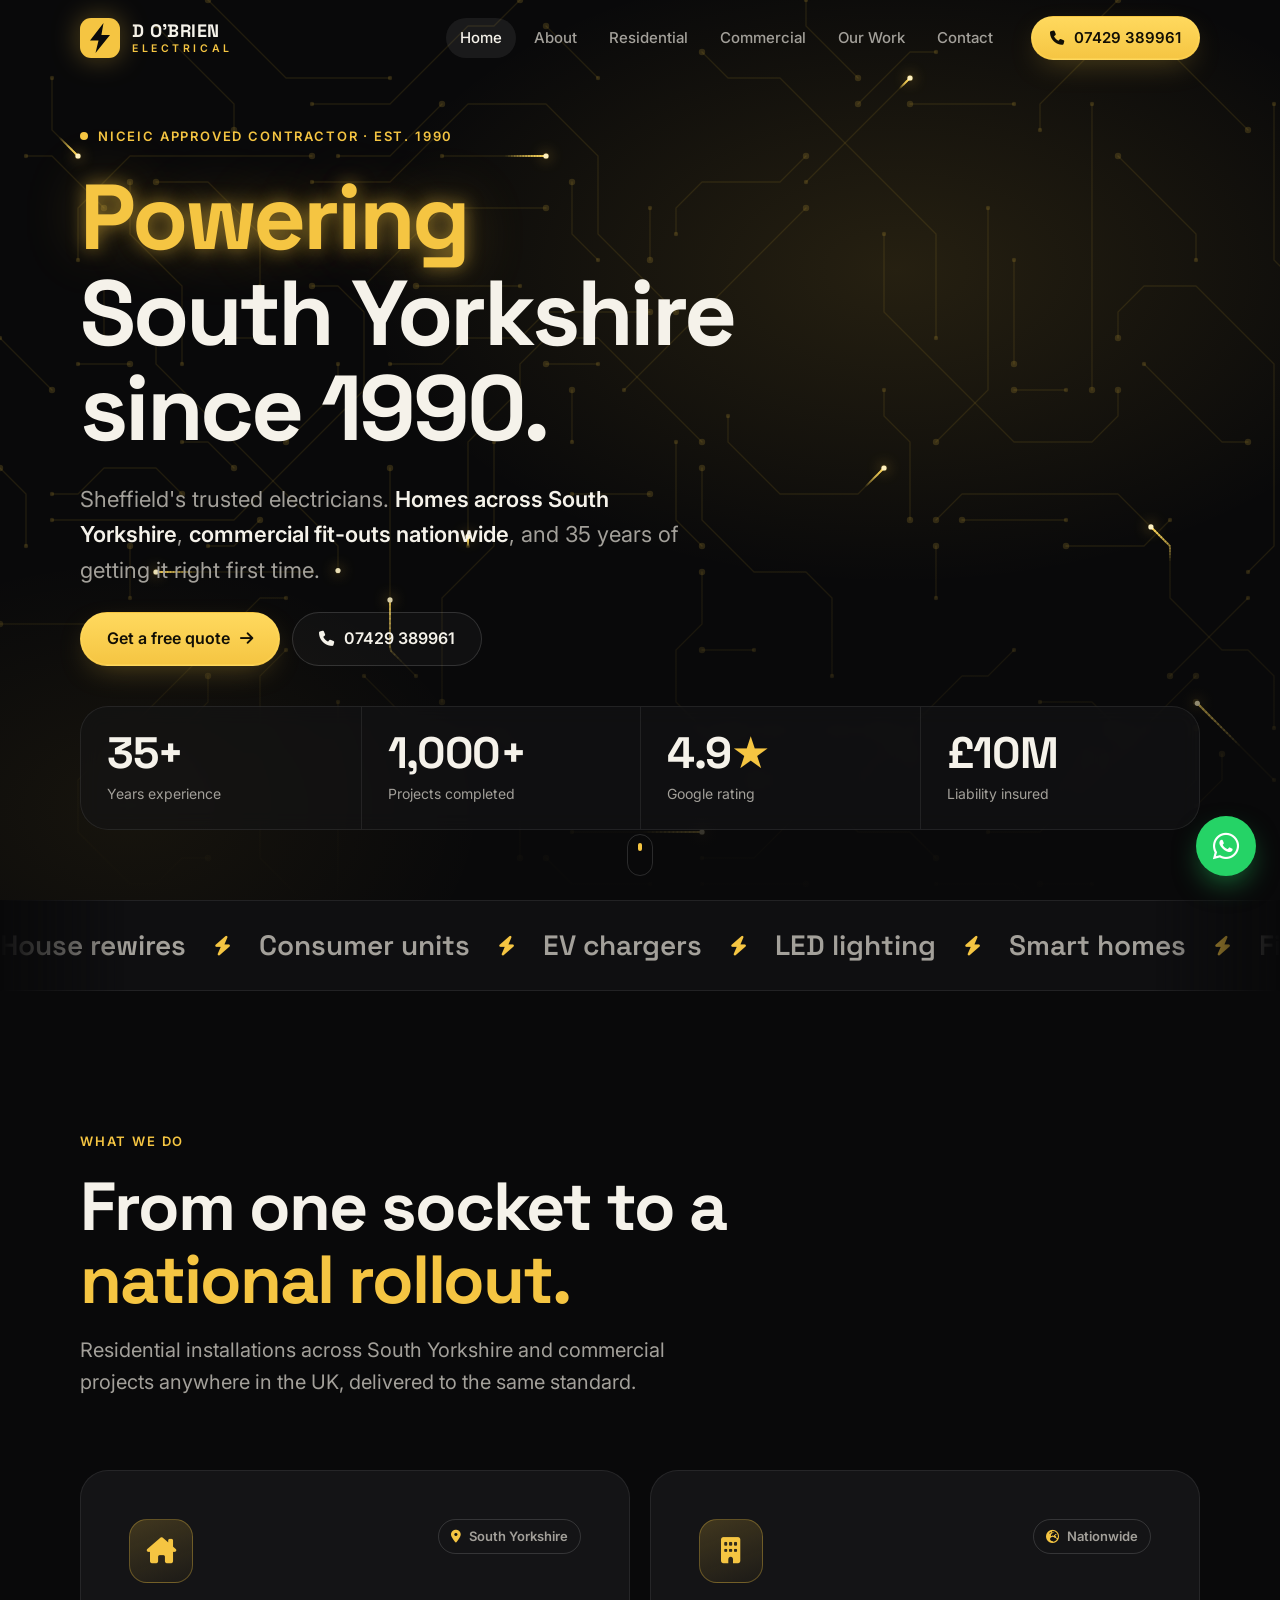
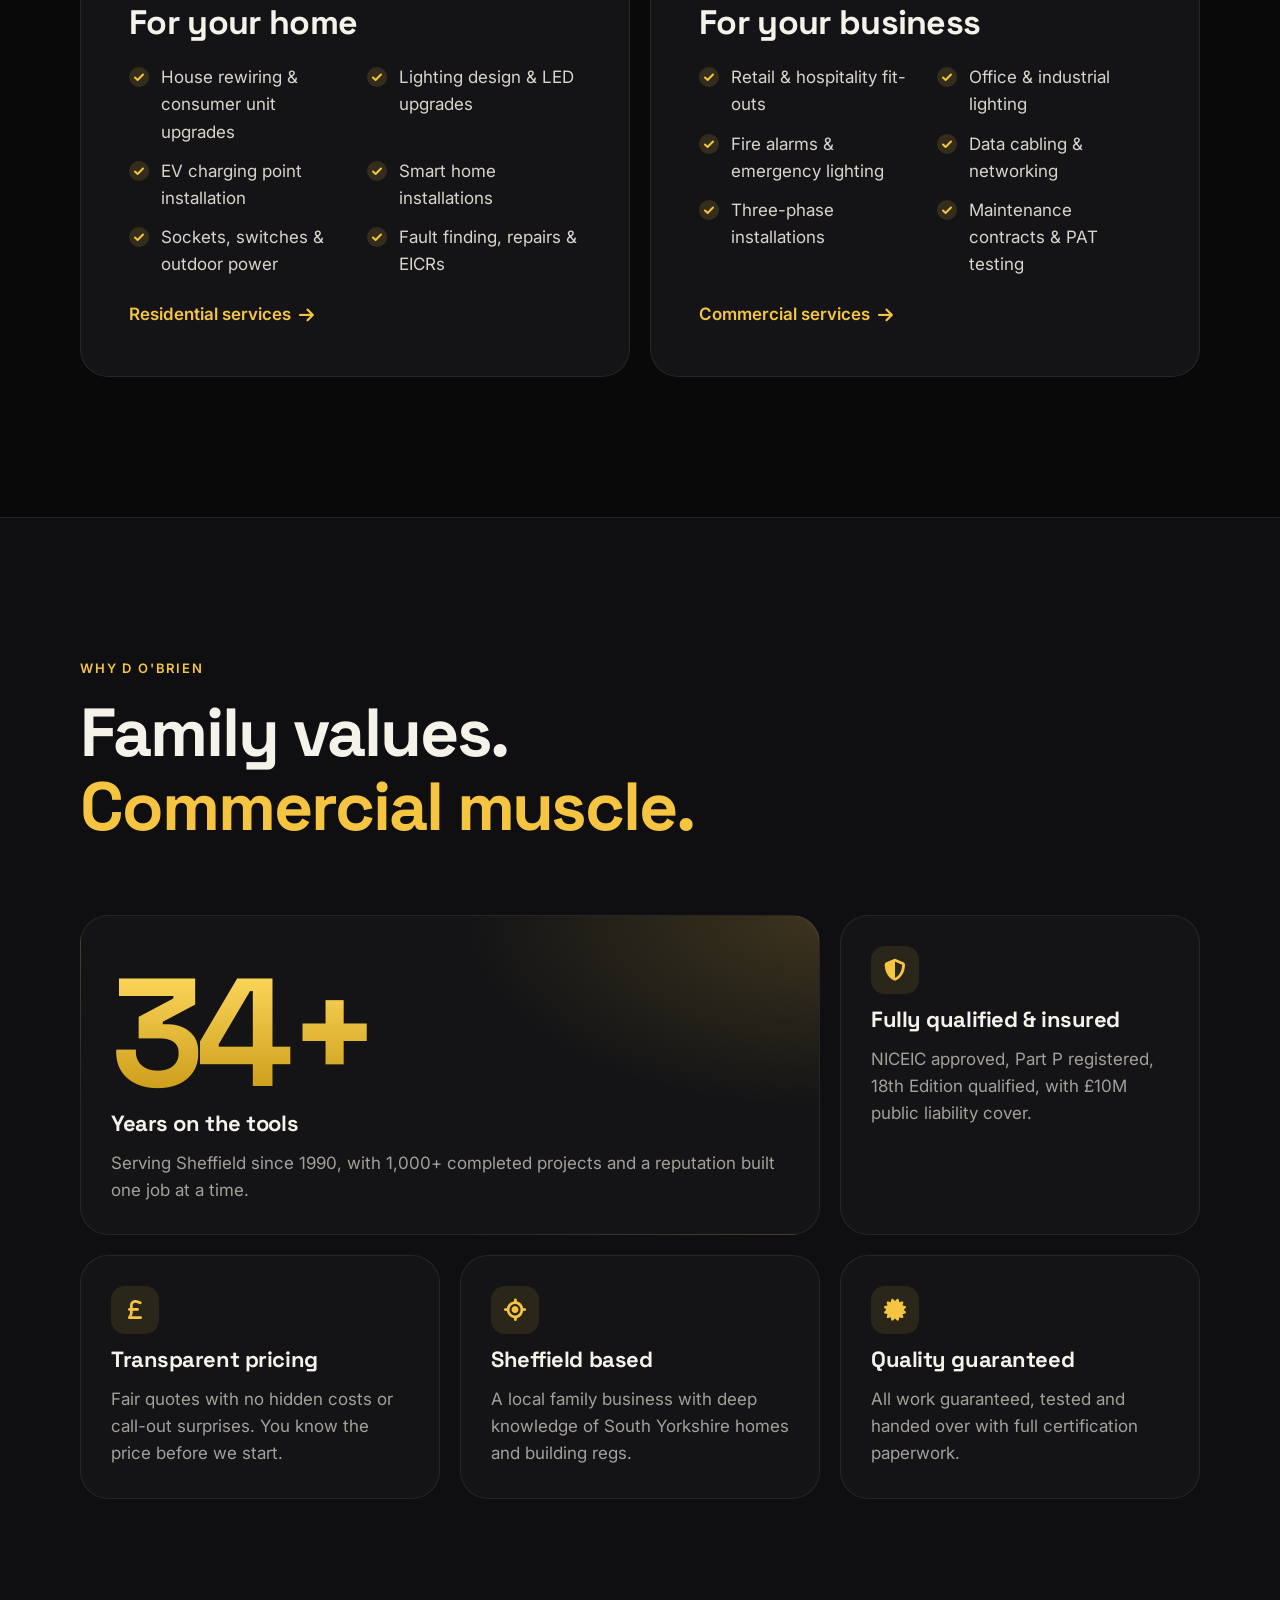
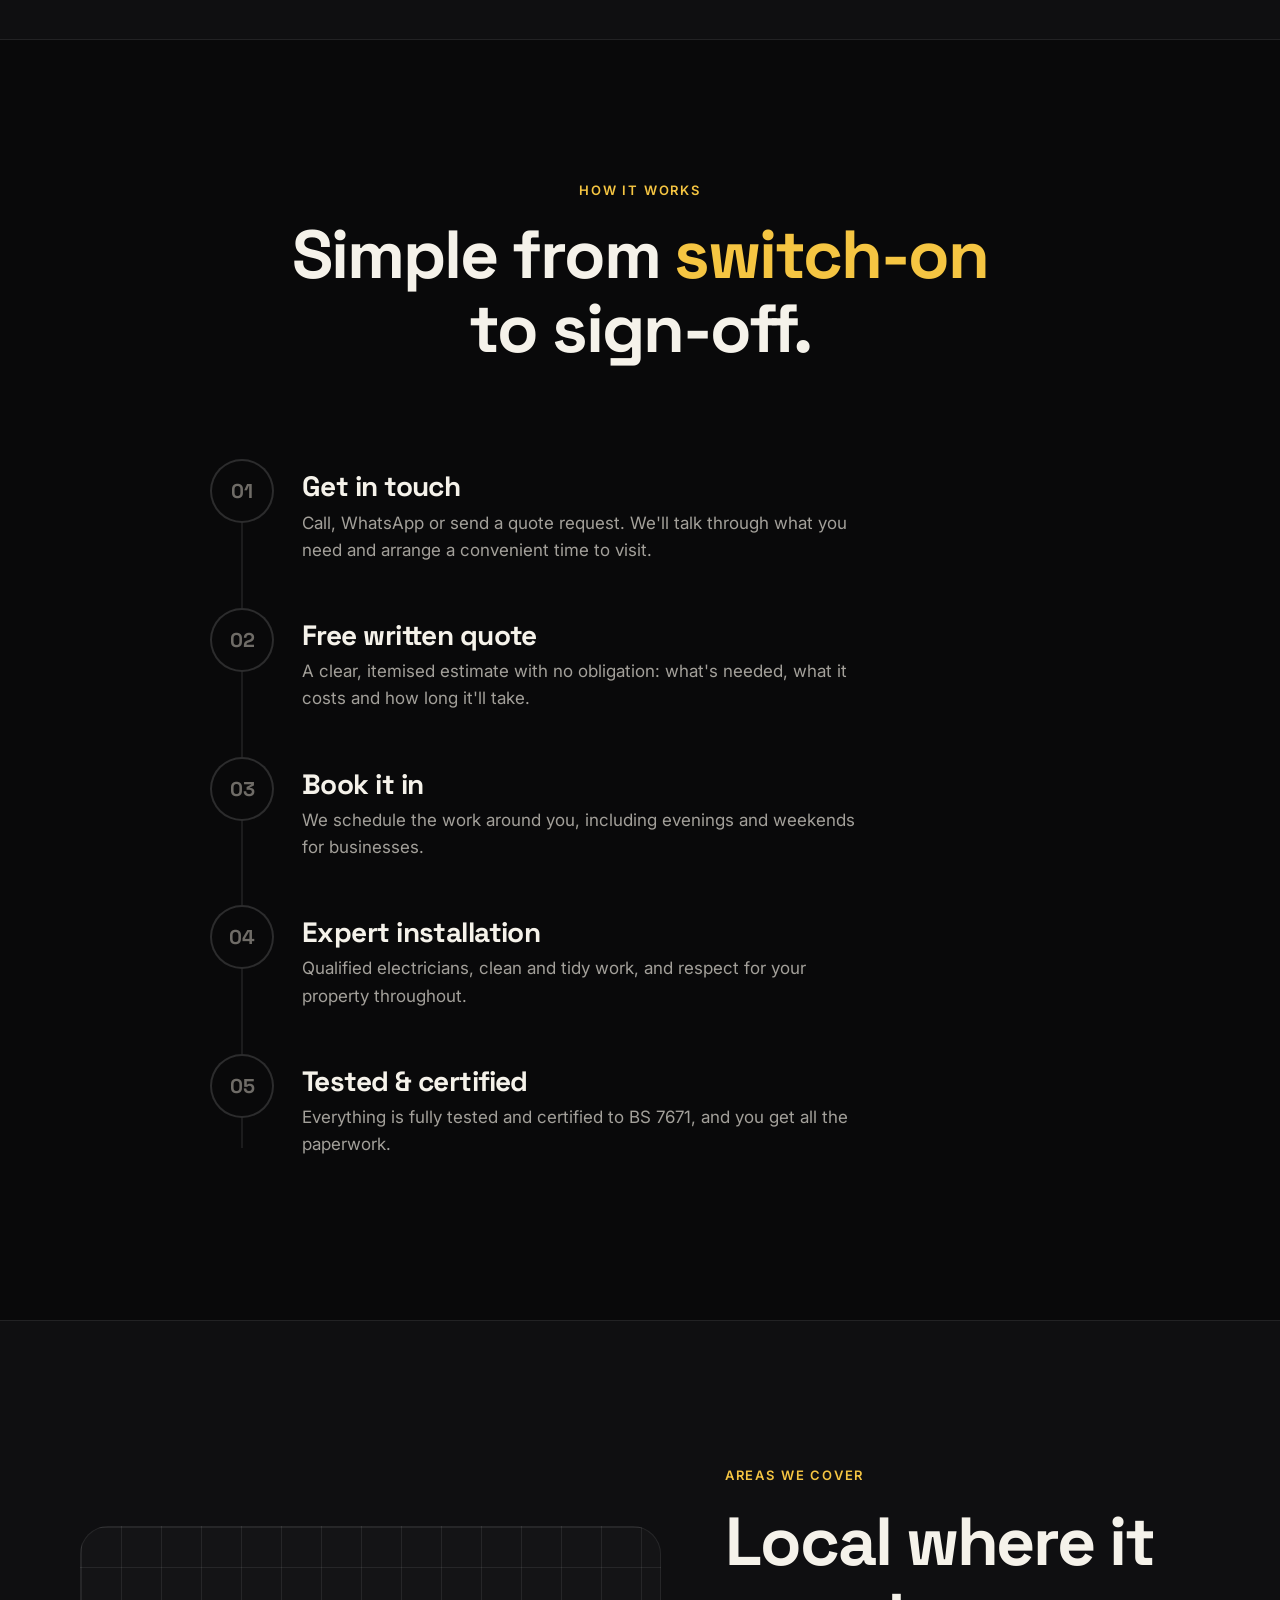
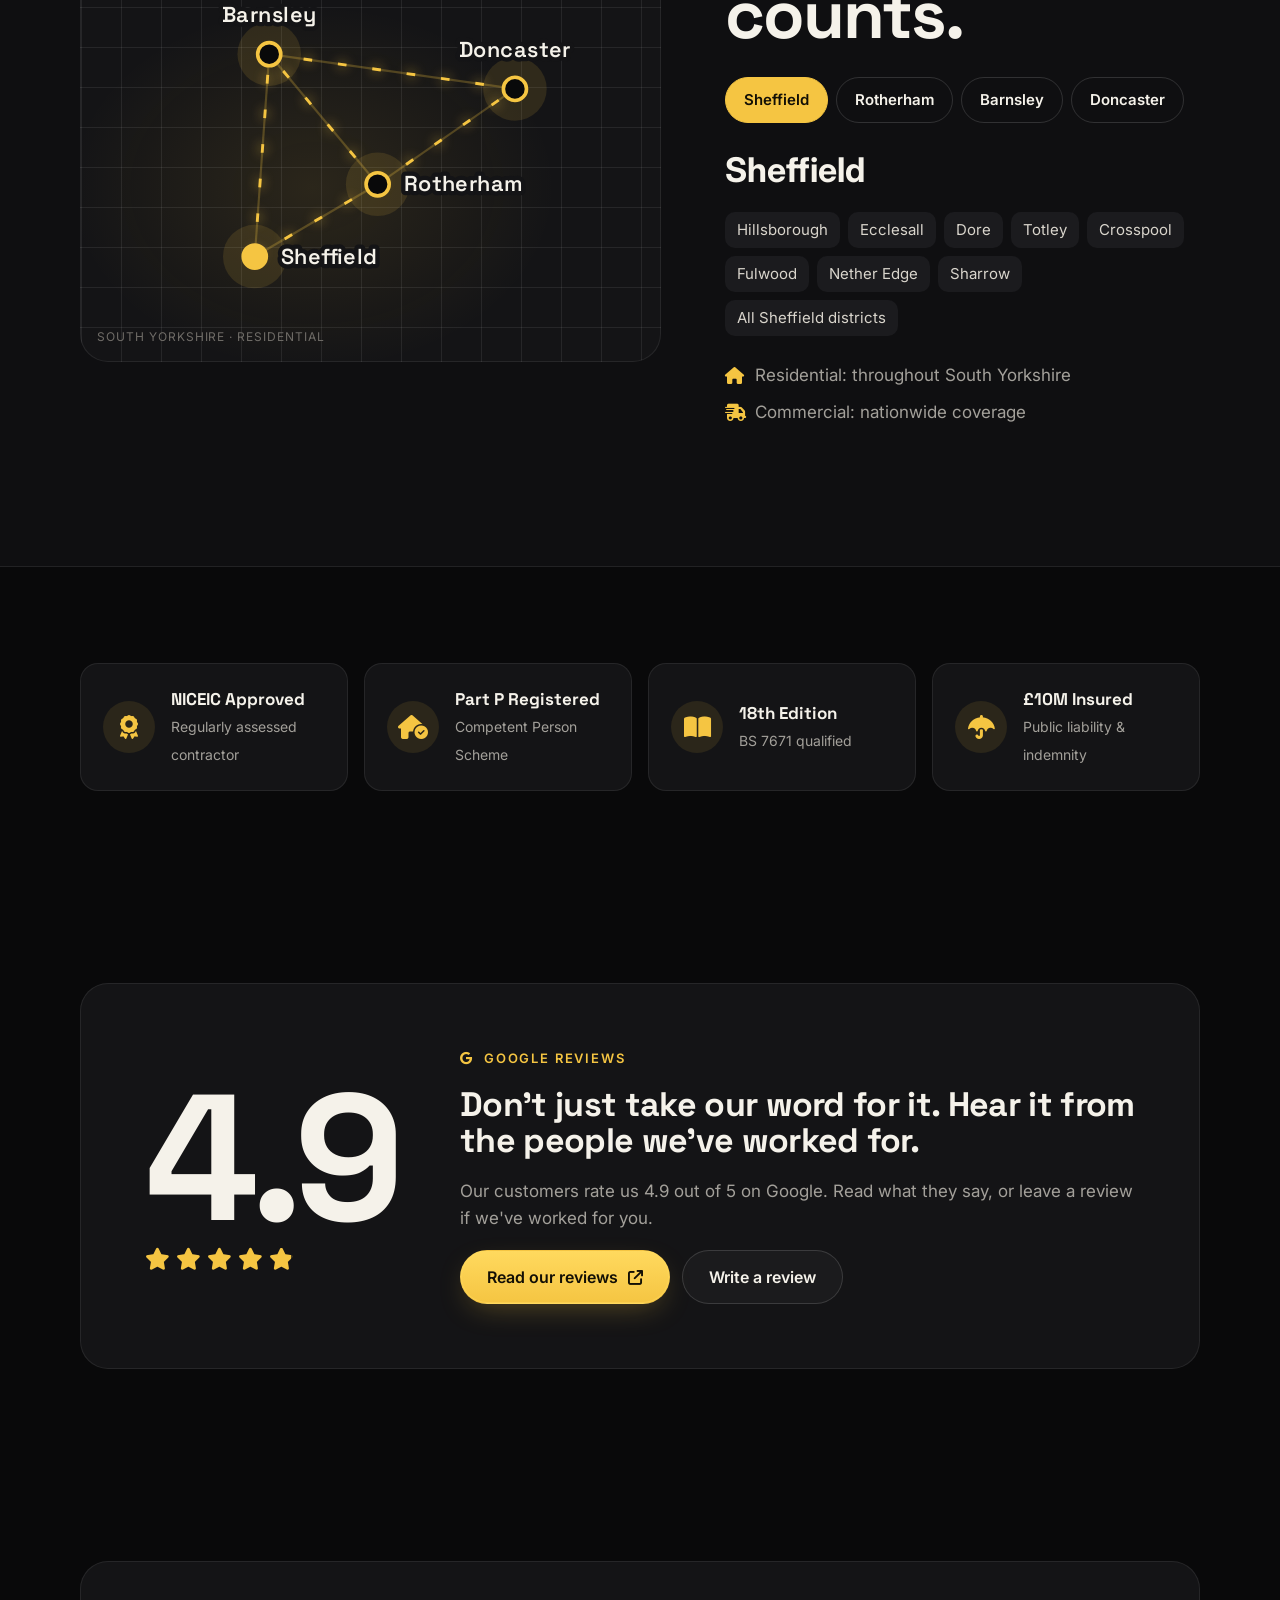
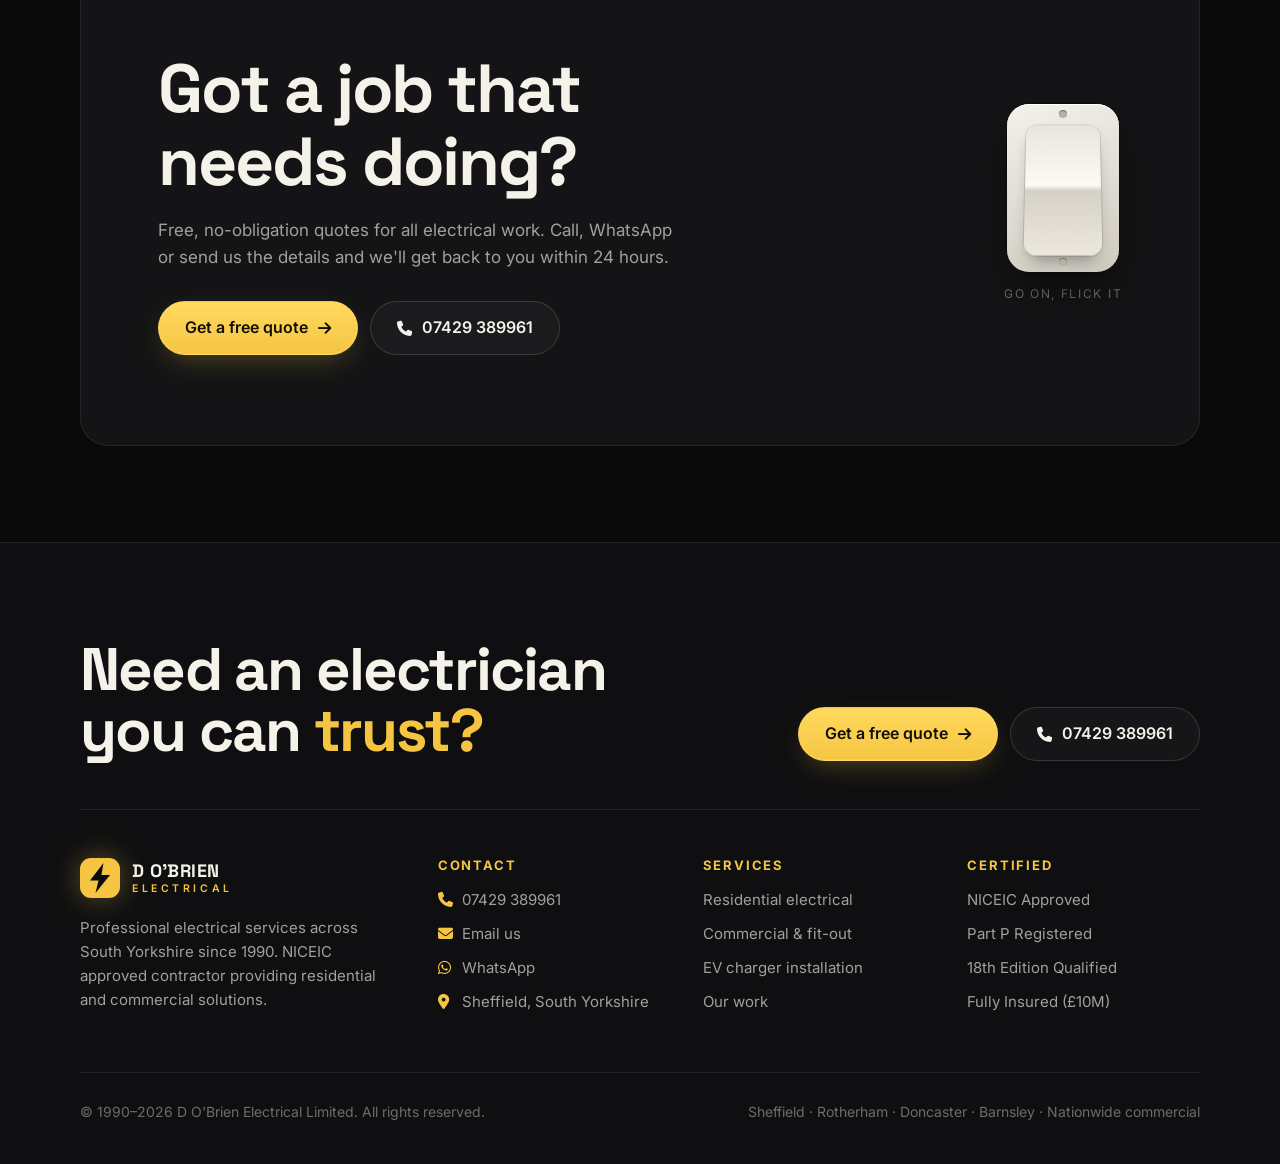
<file: index.html>
<!doctype html>
<html lang="en-GB">
<head>
<meta charset="utf-8">
<meta name="viewport" content="width=device-width, initial-scale=1, viewport-fit=cover">
<title>Sheffield Electrician | NICEIC Approved | D O'Brien Electrical</title>
<meta name="description" content="NICEIC approved electrician in Sheffield since 1990. Residential electrical services across South Yorkshire, commercial fit-outs nationwide. £10M insured. Free quotes.">
<meta name="theme-color" content="#09090a">
<link rel="canonical" href="https://andrewgunn.github.io/dobelectrical/">
<meta property="og:type" content="website">
<meta property="og:locale" content="en_GB">
<meta property="og:site_name" content="D O'Brien Electrical">
<meta property="og:title" content="Sheffield Electrician | NICEIC Approved | D O'Brien Electrical">
<meta property="og:description" content="NICEIC approved electrician in Sheffield since 1990. Residential electrical services across South Yorkshire, commercial fit-outs nationwide. £10M insured. Free quotes.">
<meta property="og:url" content="https://andrewgunn.github.io/dobelectrical/">
<meta property="og:image" content="https://andrewgunn.github.io/dobelectrical/assets/img/og-image.png">
<meta name="twitter:card" content="summary_large_image">
<link rel="icon" href="assets/img/favicon.svg" type="image/svg+xml">
<link rel="apple-touch-icon" href="assets/img/apple-touch-icon.png">
<link rel="preconnect" href="https://fonts.googleapis.com">
<link rel="preconnect" href="https://fonts.gstatic.com" crossorigin>
<link rel="stylesheet" href="https://fonts.googleapis.com/css2?family=Inter:wght@400;500;600&family=Space+Grotesk:wght@500;600;700&display=swap">
<link rel="stylesheet" href="https://cdnjs.cloudflare.com/ajax/libs/font-awesome/6.5.2/css/all.min.css" crossorigin="anonymous" referrerpolicy="no-referrer">
<link rel="stylesheet" href="assets/css/style.css?v=1">
<script>document.documentElement.classList.add("js")</script>
<script type="application/ld+json">{
 "@context": "https://schema.org",
 "@type": "Electrician",
 "name": "D O'Brien Electrical Limited",
 "url": "https://andrewgunn.github.io/dobelectrical/",
 "telephone": "+447429389961",
 "email": "Enquiries@dobelectrical.co.uk",
 "foundingDate": "1990",
 "image": "https://andrewgunn.github.io/dobelectrical/assets/img/og-image.png",
 "address": {
  "@type": "PostalAddress",
  "addressLocality": "Sheffield",
  "addressRegion": "South Yorkshire",
  "addressCountry": "GB"
 },
 "areaServed": [
  "Sheffield",
  "Rotherham",
  "Doncaster",
  "Barnsley",
  "United Kingdom"
 ],
 "openingHoursSpecification": [
  {
   "@type": "OpeningHoursSpecification",
   "dayOfWeek": [
    "Monday",
    "Tuesday",
    "Wednesday",
    "Thursday",
    "Friday"
   ],
   "opens": "07:00",
   "closes": "18:00"
  },
  {
   "@type": "OpeningHoursSpecification",
   "dayOfWeek": "Saturday",
   "opens": "08:00",
   "closes": "16:00"
  }
 ]
}</script>
</head>
<body>
<a class="skip" href="#main">Skip to content</a>
<header class="nav" id="nav">
  <div class="wrap nav__inner">
    <a class="brand" href="index.html" aria-label="D O'Brien Electrical, home">
      <svg class="brand__mark" viewBox="0 0 40 40" aria-hidden="true"><rect width="40" height="40" rx="11" fill="#F5C542"/><path d="M23.5 5 10 22.5h8.5L15.5 35 30 17h-8.6L23.5 5z" fill="#0A0A0B"/></svg>
      <span class="brand__text"><b>D O'BRIEN</b><small>ELECTRICAL</small></span>
    </a>
    <nav class="nav__links" aria-label="Main">
      <a href="index.html" aria-current="page">Home</a>
      <a href="about.html">About</a>
      <a href="residential-services.html">Residential</a>
      <a href="commercial-services.html">Commercial</a>
      <a href="gallery.html">Our Work</a>
      <a href="contact.html">Contact</a>
    </nav>
    <a class="btn btn--gold btn--sm nav__cta" href="tel:07429389961" aria-label="Call 07429 389961"><i class="fa-solid fa-phone" aria-hidden="true"></i><span>07429 389961</span></a>
    <button class="nav__toggle" type="button" aria-expanded="false" aria-controls="menu" aria-label="Open menu"><span></span><span></span></button>
  </div>
</header>
<div class="menu" id="menu">
  <nav aria-label="Mobile">
    <a href="index.html" aria-current="page">Home<i class="fa-solid fa-arrow-right" aria-hidden="true"></i></a>
    <a href="about.html">About<i class="fa-solid fa-arrow-right" aria-hidden="true"></i></a>
    <a href="residential-services.html">Residential<i class="fa-solid fa-arrow-right" aria-hidden="true"></i></a>
    <a href="commercial-services.html">Commercial<i class="fa-solid fa-arrow-right" aria-hidden="true"></i></a>
    <a href="gallery.html">Our Work<i class="fa-solid fa-arrow-right" aria-hidden="true"></i></a>
    <a href="contact.html">Contact<i class="fa-solid fa-arrow-right" aria-hidden="true"></i></a>
  </nav>
  <div class="btn-row">
    <a class="btn btn--gold" href="tel:07429389961"><i class="fa-solid fa-phone" aria-hidden="true"></i> Call 07429 389961</a>
    <a class="btn btn--wa" href="https://wa.me/447429389961?text=Hi!%20I%27d%20like%20to%20get%20a%20free%20quote%20for%20electrical%20services." target="_blank" rel="noopener"><i class="fa-brands fa-whatsapp" aria-hidden="true"></i> WhatsApp us</a>
  </div>
  <p class="muted">Mon–Fri 7am–6pm · Sat 8am–4pm<br><a href="mailto:Enquiries@dobelectrical.co.uk">Enquiries@dobelectrical.co.uk</a></p>
</div>

<main id="main">
<section class="hero">
  <canvas class="hero__canvas" aria-hidden="true"></canvas>
  <div class="wrap hero__inner">
    <p class="eyebrow" data-fade="2"><span class="dot"></span> NICEIC Approved Contractor · Est. 1990</p>
    <h1 class="h-xl hero__title">
      <span class="line"><span class="neon">Powering</span></span>
      <span class="line"><span>South Yorkshire</span></span>
      <span class="line"><span>since 1990.</span></span>
    </h1>
    <p class="hero__sub" data-fade="3">Sheffield's trusted electricians. <strong>Homes across South Yorkshire</strong>, <strong>commercial fit-outs nationwide</strong>, and 35 years of getting it right first time.</p>
    <div class="btn-row" data-fade="3">
      <a class="btn btn--gold" href="contact.html">Get a free quote <i class="fa-solid fa-arrow-right" aria-hidden="true"></i></a>
      <a class="btn btn--ghost" href="tel:07429389961"><i class="fa-solid fa-phone" aria-hidden="true"></i> 07429 389961</a>
    </div>
    <div class="stats" data-fade="4">
      <div class="stat"><b data-count="35" data-suffix="+">35+</b><span>Years experience</span></div>
      <div class="stat"><b data-count="1000" data-suffix="+">1,000+</b><span>Projects completed</span></div>
      <div class="stat"><b><span data-count="4.9">4.9</span><span class="gold">★</span></b><span>Google rating</span></div>
      <div class="stat"><b data-count="10" data-prefix="£" data-suffix="M">£10M</b><span>Liability insured</span></div>
    </div>
  </div>
  <div class="scroll-cue" aria-hidden="true"></div>
</section>

<div class="ticker" aria-hidden="true"><div class="ticker__track"><span>House rewires<i class="fa-solid fa-bolt" aria-hidden="true"></i></span><span>Consumer units<i class="fa-solid fa-bolt" aria-hidden="true"></i></span><span>EV chargers<i class="fa-solid fa-bolt" aria-hidden="true"></i></span><span>LED lighting<i class="fa-solid fa-bolt" aria-hidden="true"></i></span><span>Smart homes<i class="fa-solid fa-bolt" aria-hidden="true"></i></span><span>Fire alarms<i class="fa-solid fa-bolt" aria-hidden="true"></i></span><span>Emergency lighting<i class="fa-solid fa-bolt" aria-hidden="true"></i></span><span>Data cabling<i class="fa-solid fa-bolt" aria-hidden="true"></i></span><span>Three-phase power<i class="fa-solid fa-bolt" aria-hidden="true"></i></span><span>EICRs<i class="fa-solid fa-bolt" aria-hidden="true"></i></span><span>Retail fit-outs<i class="fa-solid fa-bolt" aria-hidden="true"></i></span><span>Fault finding<i class="fa-solid fa-bolt" aria-hidden="true"></i></span><span>House rewires<i class="fa-solid fa-bolt" aria-hidden="true"></i></span><span>Consumer units<i class="fa-solid fa-bolt" aria-hidden="true"></i></span><span>EV chargers<i class="fa-solid fa-bolt" aria-hidden="true"></i></span><span>LED lighting<i class="fa-solid fa-bolt" aria-hidden="true"></i></span><span>Smart homes<i class="fa-solid fa-bolt" aria-hidden="true"></i></span><span>Fire alarms<i class="fa-solid fa-bolt" aria-hidden="true"></i></span><span>Emergency lighting<i class="fa-solid fa-bolt" aria-hidden="true"></i></span><span>Data cabling<i class="fa-solid fa-bolt" aria-hidden="true"></i></span><span>Three-phase power<i class="fa-solid fa-bolt" aria-hidden="true"></i></span><span>EICRs<i class="fa-solid fa-bolt" aria-hidden="true"></i></span><span>Retail fit-outs<i class="fa-solid fa-bolt" aria-hidden="true"></i></span><span>Fault finding<i class="fa-solid fa-bolt" aria-hidden="true"></i></span></div></div>

<section class="section">
  <div class="wrap">
    <div class="section-head" data-reveal>
      <span class="eyebrow">What we do</span>
      <h2 class="h-lg">From one socket to a <span class="gold">national rollout.</span></h2>
      <p class="lead">Residential installations across South Yorkshire and commercial projects anywhere in the UK, delivered to the same standard.</p>
    </div>
    <div class="split">
      <article class="glow-card svc" data-reveal>
        <div class="svc__top">
          <div class="svc__icon"><i class="fa-solid fa-house-chimney" aria-hidden="true"></i></div>
          <span class="pill"><i class="fa-solid fa-location-dot" aria-hidden="true"></i> South Yorkshire</span>
        </div>
        <h3 class="h-md">For your home</h3>
        <ul class="ticks ticks--2"><li>House rewiring &amp; consumer unit upgrades</li><li>Lighting design &amp; LED upgrades</li><li>EV charging point installation</li><li>Smart home installations</li><li>Sockets, switches &amp; outdoor power</li><li>Fault finding, repairs &amp; EICRs</li></ul>
        <a class="link-arrow" href="residential-services.html">Residential services <i class="fa-solid fa-arrow-right" aria-hidden="true"></i></a>
      </article>
      <article class="glow-card svc" data-reveal style="--d:.1s">
        <div class="svc__top">
          <div class="svc__icon"><i class="fa-solid fa-building" aria-hidden="true"></i></div>
          <span class="pill"><i class="fa-solid fa-earth-europe" aria-hidden="true"></i> Nationwide</span>
        </div>
        <h3 class="h-md">For your business</h3>
        <ul class="ticks ticks--2"><li>Retail &amp; hospitality fit-outs</li><li>Office &amp; industrial lighting</li><li>Fire alarms &amp; emergency lighting</li><li>Data cabling &amp; networking</li><li>Three-phase installations</li><li>Maintenance contracts &amp; PAT testing</li></ul>
        <a class="link-arrow" href="commercial-services.html">Commercial services <i class="fa-solid fa-arrow-right" aria-hidden="true"></i></a>
      </article>
    </div>
  </div>
</section>

<section class="section section--alt">
  <div class="wrap">
    <div class="section-head" data-reveal>
      <span class="eyebrow">Why D O'Brien</span>
      <h2 class="h-lg">Family values. <span class="gold">Commercial muscle.</span></h2>
    </div>
    <div class="bento">
      <div class="glow-card tile tile--feature wide" data-reveal>
        <span class="big" data-count="35" data-suffix="+">35+</span>
        <h3>Years on the tools</h3>
        <p>Serving Sheffield since 1990, with 1,000+ completed projects and a reputation built one job at a time.</p>
      </div>
      <div class="glow-card tile" data-reveal style="--d:.08s">
        <div class="tile__icon"><i class="fa-solid fa-shield-halved" aria-hidden="true"></i></div>
        <h3>Fully qualified &amp; insured</h3>
        <p>NICEIC approved, Part P registered, 18th Edition qualified, with £10M public liability cover.</p>
      </div>
      <div class="glow-card tile" data-reveal>
        <div class="tile__icon"><i class="fa-solid fa-sterling-sign" aria-hidden="true"></i></div>
        <h3>Transparent pricing</h3>
        <p>Fair quotes with no hidden costs or call-out surprises. You know the price before we start.</p>
      </div>
      <div class="glow-card tile" data-reveal style="--d:.08s">
        <div class="tile__icon"><i class="fa-solid fa-location-crosshairs" aria-hidden="true"></i></div>
        <h3>Sheffield based</h3>
        <p>A local family business with deep knowledge of South Yorkshire homes and building regs.</p>
      </div>
      <div class="glow-card tile" data-reveal style="--d:.16s">
        <div class="tile__icon"><i class="fa-solid fa-certificate" aria-hidden="true"></i></div>
        <h3>Quality guaranteed</h3>
        <p>All work guaranteed, tested and handed over with full certification paperwork.</p>
      </div>
    </div>
  </div>
</section>

<section class="section">
  <div class="wrap">
    <div class="section-head section-head--center" data-reveal>
      <span class="eyebrow">How it works</span>
      <h2 class="h-lg">Simple from <span class="gold">switch-on</span> to sign-off.</h2>
    </div>
    <div class="process">
      <div class="process__rail" aria-hidden="true"><div class="process__fill"></div></div>
      <div class="step"><div class="step__num">01</div><div><h3>Get in touch</h3><p>Call, WhatsApp or send a quote request. We'll talk through what you need and arrange a convenient time to visit.</p></div></div>
      <div class="step"><div class="step__num">02</div><div><h3>Free written quote</h3><p>A clear, itemised estimate with no obligation: what's needed, what it costs and how long it'll take.</p></div></div>
      <div class="step"><div class="step__num">03</div><div><h3>Book it in</h3><p>We schedule the work around you, including evenings and weekends for businesses.</p></div></div>
      <div class="step"><div class="step__num">04</div><div><h3>Expert installation</h3><p>Qualified electricians, clean and tidy work, and respect for your property throughout.</p></div></div>
      <div class="step"><div class="step__num">05</div><div><h3>Tested &amp; certified</h3><p>Everything is fully tested and certified to BS 7671, and you get all the paperwork.</p></div></div>
    </div>
  </div>
</section>

<section class="section section--alt">
  <div class="wrap coverage">
    <div class="map" data-reveal>
      <svg viewBox="0 0 400 300" role="img" aria-label="Map of South Yorkshire coverage: Sheffield, Rotherham, Barnsley and Doncaster">
        <path class="link" d="M120 228 L205 178"/><path class="flow" d="M120 228 L205 178"/><path class="link" d="M205 178 L300 112"/><path class="flow" d="M205 178 L300 112"/><path class="link" d="M205 178 L130 88"/><path class="flow" d="M205 178 L130 88"/><path class="link" d="M120 228 L130 88"/><path class="flow" d="M120 228 L130 88"/><path class="link" d="M130 88 L300 112"/><path class="flow" d="M130 88 L300 112"/>
        <g class="node is-active" data-area="sheffield" tabindex="0" role="button" aria-label="Show Sheffield coverage">
  <circle class="halo" cx="120" cy="228" r="22"/><circle class="core" cx="120" cy="228" r="8"/>
  <text x="138" y="233" text-anchor="start">Sheffield</text></g><g class="node" data-area="rotherham" tabindex="0" role="button" aria-label="Show Rotherham coverage">
  <circle class="halo" cx="205" cy="178" r="22"/><circle class="core" cx="205" cy="178" r="8"/>
  <text x="223" y="183" text-anchor="start">Rotherham</text></g><g class="node" data-area="barnsley" tabindex="0" role="button" aria-label="Show Barnsley coverage">
  <circle class="halo" cx="130" cy="88" r="22"/><circle class="core" cx="130" cy="88" r="8"/>
  <text x="130" y="66" text-anchor="middle">Barnsley</text></g><g class="node" data-area="doncaster" tabindex="0" role="button" aria-label="Show Doncaster coverage">
  <circle class="halo" cx="300" cy="112" r="22"/><circle class="core" cx="300" cy="112" r="8"/>
  <text x="300" y="90" text-anchor="middle">Doncaster</text></g>
      </svg>
      <span class="map__legend">South Yorkshire · Residential</span>
    </div>
    <div data-reveal style="--d:.1s">
      <span class="eyebrow">Areas we cover</span>
      <h2 class="h-lg" style="margin-top:16px">Local where it counts.</h2>
      <div class="area-tabs" role="tablist" aria-label="Areas"><button type="button" role="tab" id="tab-sheffield" aria-controls="panel-sheffield" data-area="sheffield" aria-selected="true" tabindex="0">Sheffield</button><button type="button" role="tab" id="tab-rotherham" aria-controls="panel-rotherham" data-area="rotherham" aria-selected="false" tabindex="-1">Rotherham</button><button type="button" role="tab" id="tab-barnsley" aria-controls="panel-barnsley" data-area="barnsley" aria-selected="false" tabindex="-1">Barnsley</button><button type="button" role="tab" id="tab-doncaster" aria-controls="panel-doncaster" data-area="doncaster" aria-selected="false" tabindex="-1">Doncaster</button></div>
      <div class="area-panel" role="tabpanel" id="panel-sheffield" aria-labelledby="tab-sheffield" data-area="sheffield"><b class="h-md">Sheffield</b><ul><li>Hillsborough</li><li>Ecclesall</li><li>Dore</li><li>Totley</li><li>Crosspool</li><li>Fulwood</li><li>Nether Edge</li><li>Sharrow</li><li>All Sheffield districts</li></ul></div><div class="area-panel" role="tabpanel" id="panel-rotherham" aria-labelledby="tab-rotherham" data-area="rotherham" hidden><b class="h-md">Rotherham</b><ul><li>Rotherham town</li><li>Wickersley</li><li>Bramley</li><li>Thurcroft</li><li>Maltby</li><li>Surrounding areas</li></ul></div><div class="area-panel" role="tabpanel" id="panel-barnsley" aria-labelledby="tab-barnsley" data-area="barnsley" hidden><b class="h-md">Barnsley</b><ul><li>Barnsley town</li><li>Penistone</li><li>Wombwell</li><li>Dodworth</li><li>Hoyland</li><li>Surrounding areas</li></ul></div><div class="area-panel" role="tabpanel" id="panel-doncaster" aria-labelledby="tab-doncaster" data-area="doncaster" hidden><b class="h-md">Doncaster</b><ul><li>Doncaster town</li><li>Bessacarr</li><li>Cantley</li><li>Armthorpe</li><li>Rossington</li><li>Surrounding areas</li></ul></div>
      <div class="area-note">
        <div><i class="fa-solid fa-house" aria-hidden="true"></i> Residential: throughout South Yorkshire</div>
        <div><i class="fa-solid fa-truck-fast" aria-hidden="true"></i> Commercial: nationwide coverage</div>
      </div>
    </div>
  </div>
</section>

<section class="section--tight">
  <div class="wrap">
    <div class="accred">
      <div class="badge" data-reveal><i class="fa-solid fa-award" aria-hidden="true"></i><div><b>NICEIC Approved</b><span>Regularly assessed contractor</span></div></div>
      <div class="badge" data-reveal style="--d:.06s"><i class="fa-solid fa-house-circle-check" aria-hidden="true"></i><div><b>Part P Registered</b><span>Competent Person Scheme</span></div></div>
      <div class="badge" data-reveal style="--d:.12s"><i class="fa-solid fa-book-open" aria-hidden="true"></i><div><b>18th Edition</b><span>BS 7671 qualified</span></div></div>
      <div class="badge" data-reveal style="--d:.18s"><i class="fa-solid fa-umbrella" aria-hidden="true"></i><div><b>£10M Insured</b><span>Public liability &amp; indemnity</span></div></div>
    </div>
  </div>
</section>

<section class="section--tight">
  <div class="wrap">
    <div class="glow-card rating" data-reveal>
      <div>
        <div class="rating__score">4.9</div>
        <div class="rating__stars" aria-label="Rated 4.9 out of 5"><i class="fa-solid fa-star"></i><i class="fa-solid fa-star"></i><i class="fa-solid fa-star"></i><i class="fa-solid fa-star"></i><i class="fa-solid fa-star"></i></div>
      </div>
      <div class="rating__body">
        <span class="eyebrow"><i class="fa-brands fa-google" aria-hidden="true"></i> Google reviews</span>
        <h2 class="h-md">Don't just take our word for it. Hear it from the people we've worked for.</h2>
        <p class="muted">Our customers rate us 4.9 out of 5 on Google. Read what they say, or leave a review if we've worked for you.</p>
        <div class="btn-row">
          <a class="btn btn--gold" href="https://share.google/2qhO5u0vWUijcBZhP" target="_blank" rel="noopener">Read our reviews <i class="fa-solid fa-arrow-up-right-from-square" aria-hidden="true"></i></a>
          <a class="btn btn--ghost" href="https://share.google/2qhO5u0vWUijcBZhP" target="_blank" rel="noopener">Write a review</a>
        </div>
      </div>
    </div>
  </div>
</section>

<section class="section--tight">
  <div class="wrap">
    <div class="cta" data-reveal>
      <div>
        <h2 class="h-lg">Got a job that needs doing?</h2>
        <p>Free, no-obligation quotes for all electrical work. Call, WhatsApp or send us the details and we'll get back to you within 24 hours.</p>
        <div class="btn-row">
          <a class="btn btn--gold" href="contact.html">Get a free quote <i class="fa-solid fa-arrow-right" aria-hidden="true"></i></a>
          <a class="btn btn--ghost" href="tel:07429389961"><i class="fa-solid fa-phone" aria-hidden="true"></i> 07429 389961</a>
        </div>
      </div>
      <div class="switch-wrap">
        <button class="switch" type="button" role="switch" aria-checked="false" aria-label="Light switch"><span class="switch__rocker"></span><span class="switch__screw"></span><span class="switch__screw"></span></button>
        <small>Go on, flick it</small>
      </div>
    </div>
  </div>
</section>

</main>
<footer class="footer">
  <div class="wrap">
    <div class="footer__top">
      <p class="footer__big">Need an electrician you can <span class="gold">trust?</span></p>
      <div class="btn-row">
        <a class="btn btn--gold" href="contact.html">Get a free quote <i class="fa-solid fa-arrow-right" aria-hidden="true"></i></a>
        <a class="btn btn--ghost" href="tel:07429389961"><i class="fa-solid fa-phone" aria-hidden="true"></i> 07429 389961</a>
      </div>
    </div>
    <div class="footer__grid">
      <div>
        <a class="brand" href="index.html" aria-label="D O'Brien Electrical, home"><svg class="brand__mark" viewBox="0 0 40 40" aria-hidden="true"><rect width="40" height="40" rx="11" fill="#F5C542"/><path d="M23.5 5 10 22.5h8.5L15.5 35 30 17h-8.6L23.5 5z" fill="#0A0A0B"/></svg><span class="brand__text"><b>D O'BRIEN</b><small>ELECTRICAL</small></span></a>
        <p class="footer__about">Professional electrical services across South Yorkshire since 1990. NICEIC approved contractor providing residential and commercial solutions.</p>
      </div>
      <div>
        <h4>Contact</h4>
        <ul>
          <li><a href="tel:07429389961"><i class="fa-solid fa-phone" aria-hidden="true"></i> 07429 389961</a></li>
          <li><a href="mailto:Enquiries@dobelectrical.co.uk"><i class="fa-solid fa-envelope" aria-hidden="true"></i> Email us</a></li>
          <li><a href="https://wa.me/447429389961?text=Hi!%20I%27d%20like%20to%20get%20a%20free%20quote%20for%20electrical%20services." target="_blank" rel="noopener"><i class="fa-brands fa-whatsapp" aria-hidden="true"></i> WhatsApp</a></li>
          <li><i class="fa-solid fa-location-dot" aria-hidden="true"></i> Sheffield, South Yorkshire</li>
        </ul>
      </div>
      <div>
        <h4>Services</h4>
        <ul>
          <li><a href="residential-services.html">Residential electrical</a></li>
          <li><a href="commercial-services.html">Commercial &amp; fit-out</a></li>
          <li><a href="residential-services.html#ev-charging">EV charger installation</a></li>
          <li><a href="gallery.html">Our work</a></li>
        </ul>
      </div>
      <div>
        <h4>Certified</h4>
        <ul>
          <li>NICEIC Approved</li>
          <li>Part P Registered</li>
          <li>18th Edition Qualified</li>
          <li>Fully Insured (£10M)</li>
        </ul>
      </div>
    </div>
    <div class="footer__bottom">
      <span>© 1990–<span data-year>2026</span> D O'Brien Electrical Limited. All rights reserved.</span>
      <span>Sheffield · Rotherham · Doncaster · Barnsley · Nationwide commercial</span>
    </div>
  </div>
</footer>
<a class="fab-wa" href="https://wa.me/447429389961?text=Hi!%20I%27d%20like%20to%20get%20a%20free%20quote%20for%20electrical%20services." target="_blank" rel="noopener" aria-label="Chat on WhatsApp"><i class="fa-brands fa-whatsapp" aria-hidden="true"></i></a>
<nav class="actionbar" aria-label="Quick contact">
  <a href="tel:07429389961"><i class="fa-solid fa-phone" aria-hidden="true"></i> Call</a>
  <a href="https://wa.me/447429389961?text=Hi!%20I%27d%20like%20to%20get%20a%20free%20quote%20for%20electrical%20services." target="_blank" rel="noopener"><i class="fa-brands fa-whatsapp" aria-hidden="true"></i> WhatsApp</a>
  <a href="contact.html"><i class="fa-solid fa-file-pen" aria-hidden="true"></i> Quote</a>
</nav>
<script src="assets/js/main.js?v=1" defer></script>
</body>
</html>
</file>
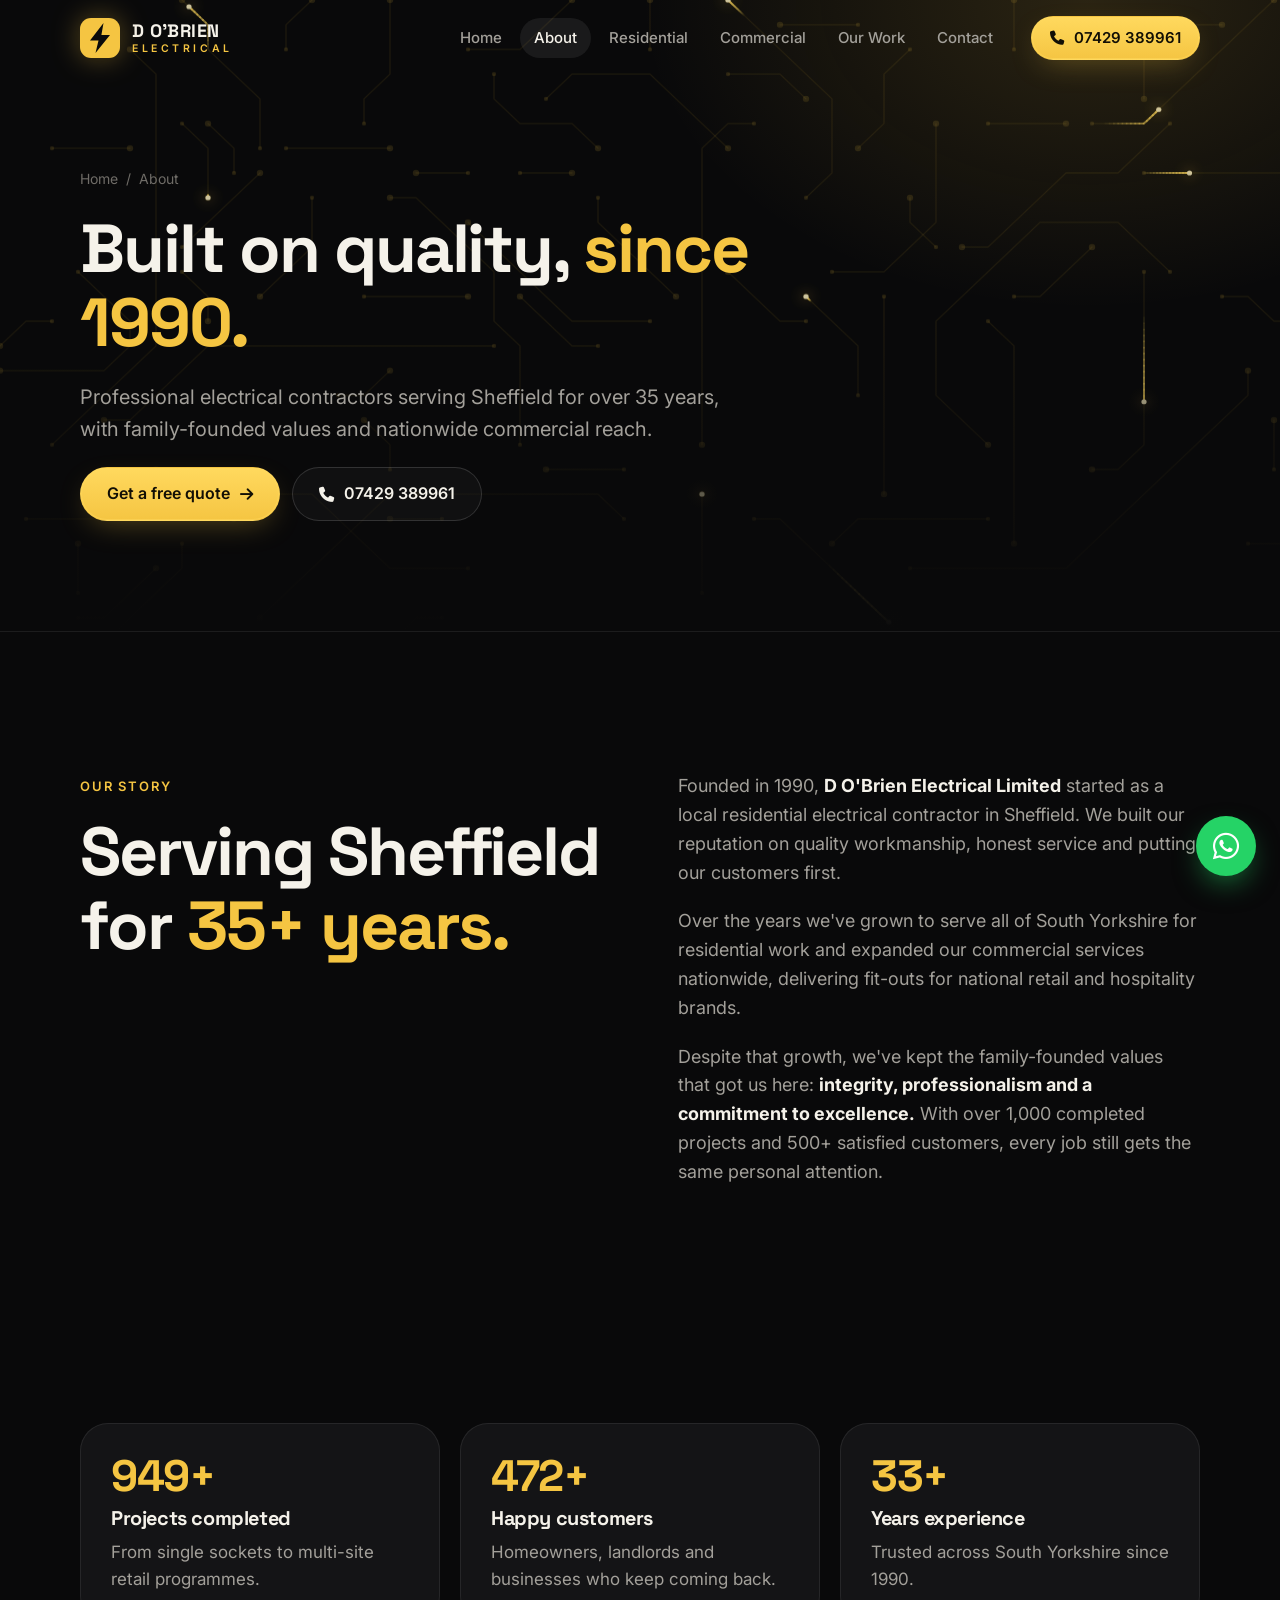
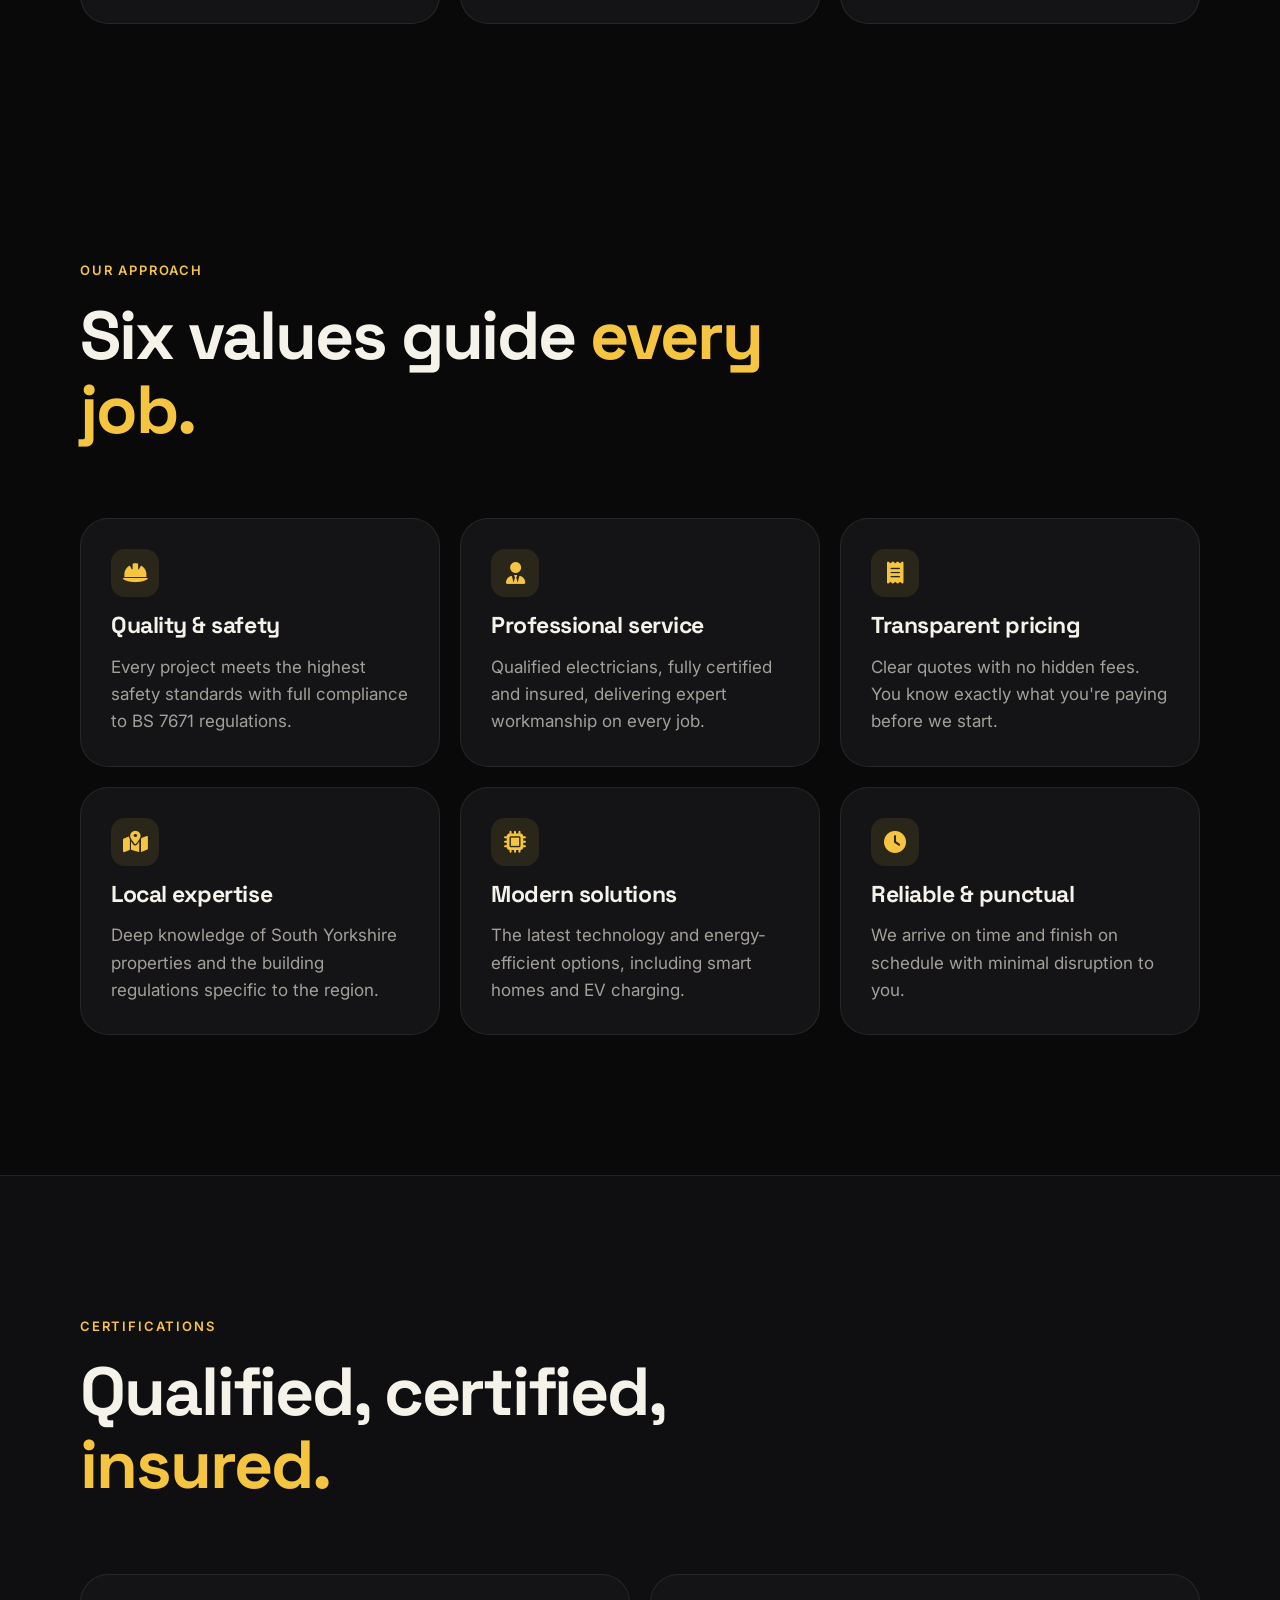
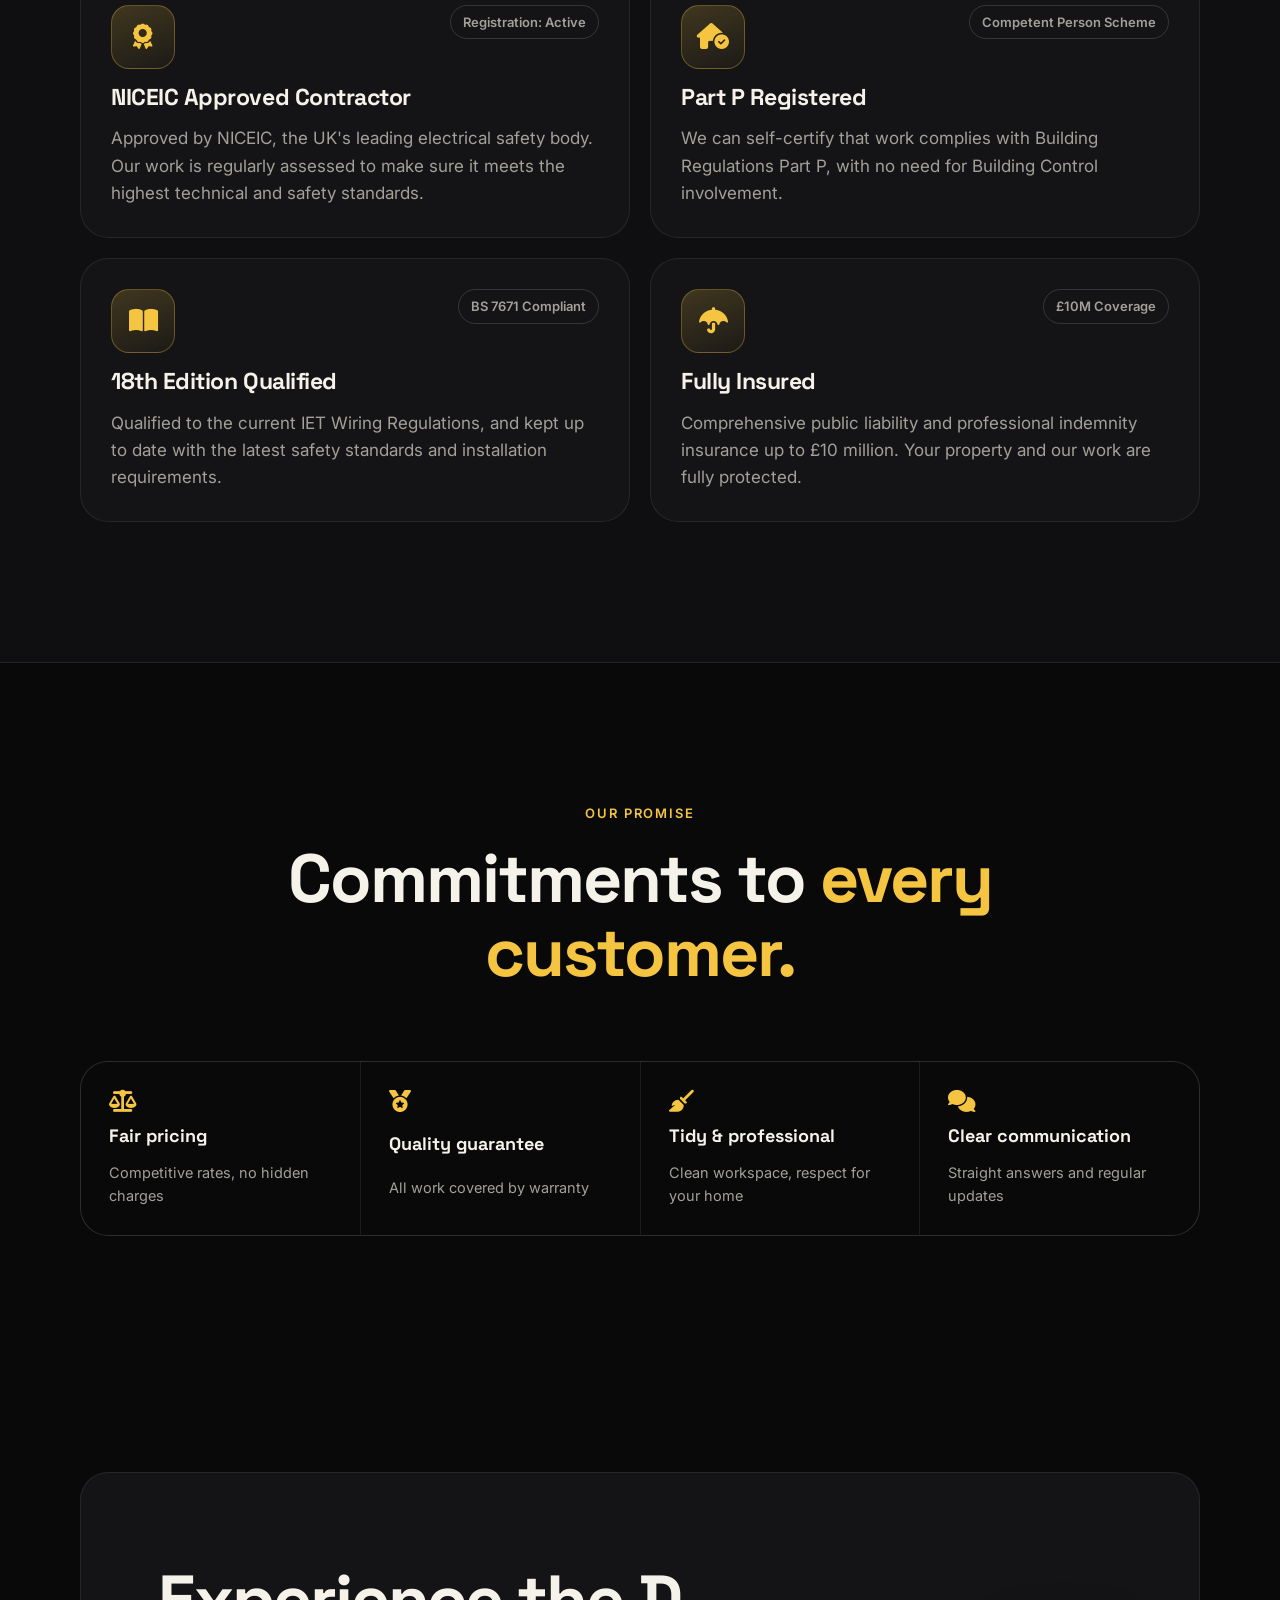
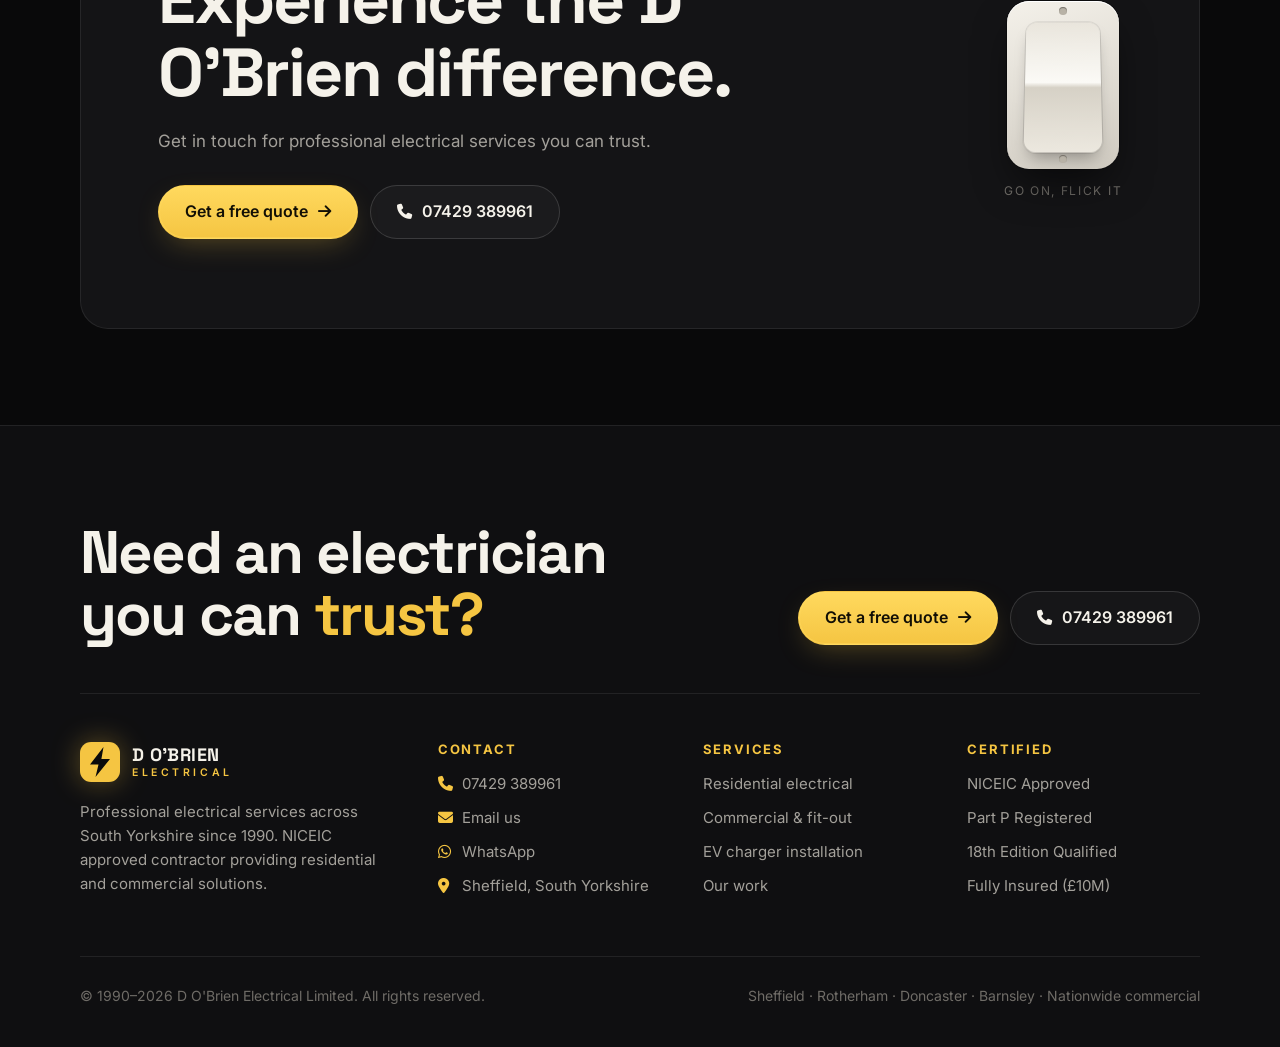
<file: about.html>
<!doctype html>
<html lang="en-GB">
<head>
<meta charset="utf-8">
<meta name="viewport" content="width=device-width, initial-scale=1, viewport-fit=cover">
<title>About Us | D O'Brien Electrical, Sheffield Since 1990</title>
<meta name="description" content="Family-founded Sheffield electrical contractor since 1990. NICEIC approved, Part P registered, 18th Edition qualified and £10M insured.">
<meta name="theme-color" content="#09090a">
<link rel="canonical" href="https://andrewgunn.github.io/dobelectrical/about.html">
<meta property="og:type" content="website">
<meta property="og:locale" content="en_GB">
<meta property="og:site_name" content="D O'Brien Electrical">
<meta property="og:title" content="About Us | D O'Brien Electrical, Sheffield Since 1990">
<meta property="og:description" content="Family-founded Sheffield electrical contractor since 1990. NICEIC approved, Part P registered, 18th Edition qualified and £10M insured.">
<meta property="og:url" content="https://andrewgunn.github.io/dobelectrical/about.html">
<meta property="og:image" content="https://andrewgunn.github.io/dobelectrical/assets/img/og-image.png">
<meta name="twitter:card" content="summary_large_image">
<link rel="icon" href="assets/img/favicon.svg" type="image/svg+xml">
<link rel="apple-touch-icon" href="assets/img/apple-touch-icon.png">
<link rel="preconnect" href="https://fonts.googleapis.com">
<link rel="preconnect" href="https://fonts.gstatic.com" crossorigin>
<link rel="stylesheet" href="https://fonts.googleapis.com/css2?family=Inter:wght@400;500;600&family=Space+Grotesk:wght@500;600;700&display=swap">
<link rel="stylesheet" href="https://cdnjs.cloudflare.com/ajax/libs/font-awesome/6.5.2/css/all.min.css" crossorigin="anonymous" referrerpolicy="no-referrer">
<link rel="stylesheet" href="assets/css/style.css?v=1">
<script>document.documentElement.classList.add("js")</script>
</head>
<body>
<a class="skip" href="#main">Skip to content</a>
<header class="nav" id="nav">
  <div class="wrap nav__inner">
    <a class="brand" href="index.html" aria-label="D O'Brien Electrical, home">
      <svg class="brand__mark" viewBox="0 0 40 40" aria-hidden="true"><rect width="40" height="40" rx="11" fill="#F5C542"/><path d="M23.5 5 10 22.5h8.5L15.5 35 30 17h-8.6L23.5 5z" fill="#0A0A0B"/></svg>
      <span class="brand__text"><b>D O'BRIEN</b><small>ELECTRICAL</small></span>
    </a>
    <nav class="nav__links" aria-label="Main">
      <a href="index.html">Home</a>
      <a href="about.html" aria-current="page">About</a>
      <a href="residential-services.html">Residential</a>
      <a href="commercial-services.html">Commercial</a>
      <a href="gallery.html">Our Work</a>
      <a href="contact.html">Contact</a>
    </nav>
    <a class="btn btn--gold btn--sm nav__cta" href="tel:07429389961" aria-label="Call 07429 389961"><i class="fa-solid fa-phone" aria-hidden="true"></i><span>07429 389961</span></a>
    <button class="nav__toggle" type="button" aria-expanded="false" aria-controls="menu" aria-label="Open menu"><span></span><span></span></button>
  </div>
</header>
<div class="menu" id="menu">
  <nav aria-label="Mobile">
    <a href="index.html">Home<i class="fa-solid fa-arrow-right" aria-hidden="true"></i></a>
    <a href="about.html" aria-current="page">About<i class="fa-solid fa-arrow-right" aria-hidden="true"></i></a>
    <a href="residential-services.html">Residential<i class="fa-solid fa-arrow-right" aria-hidden="true"></i></a>
    <a href="commercial-services.html">Commercial<i class="fa-solid fa-arrow-right" aria-hidden="true"></i></a>
    <a href="gallery.html">Our Work<i class="fa-solid fa-arrow-right" aria-hidden="true"></i></a>
    <a href="contact.html">Contact<i class="fa-solid fa-arrow-right" aria-hidden="true"></i></a>
  </nav>
  <div class="btn-row">
    <a class="btn btn--gold" href="tel:07429389961"><i class="fa-solid fa-phone" aria-hidden="true"></i> Call 07429 389961</a>
    <a class="btn btn--wa" href="https://wa.me/447429389961?text=Hi!%20I%27d%20like%20to%20get%20a%20free%20quote%20for%20electrical%20services." target="_blank" rel="noopener"><i class="fa-brands fa-whatsapp" aria-hidden="true"></i> WhatsApp us</a>
  </div>
  <p class="muted">Mon–Fri 7am–6pm · Sat 8am–4pm<br><a href="mailto:Enquiries@dobelectrical.co.uk">Enquiries@dobelectrical.co.uk</a></p>
</div>
<section class="page-hero hero">
  <canvas class="hero__canvas" aria-hidden="true"></canvas>
  <div class="wrap">
    <div class="crumbs" data-fade="2"><a href="index.html">Home</a><span aria-hidden="true">/</span><span>About</span></div>
    <h1 class="h-lg">Built on quality, <span class="gold">since 1990.</span></h1>
    <p class="lead" data-fade="2">Professional electrical contractors serving Sheffield for over 35 years, with family-founded values and nationwide commercial reach.</p>
    <div class="btn-row" data-fade="3">
      <a class="btn btn--gold" href="contact.html">Get a free quote <i class="fa-solid fa-arrow-right" aria-hidden="true"></i></a>
      <a class="btn btn--ghost" href="tel:07429389961"><i class="fa-solid fa-phone" aria-hidden="true"></i> 07429 389961</a>
    </div>
  </div>
</section>

<main id="main">
<section class="section">
  <div class="wrap prose-split">
    <div data-reveal>
      <span class="eyebrow">Our story</span>
      <h2 class="h-lg" style="margin-top:16px">Serving Sheffield for <span class="gold">35+ years.</span></h2>
    </div>
    <div class="prose" data-reveal style="--d:.1s">
      <p>Founded in 1990, <strong>D O'Brien Electrical Limited</strong> started as a local residential electrical contractor in Sheffield. We built our reputation on quality workmanship, honest service and putting our customers first.</p>
      <p>Over the years we've grown to serve all of South Yorkshire for residential work and expanded our commercial services nationwide, delivering fit-outs for national retail and hospitality brands.</p>
      <p>Despite that growth, we've kept the family-founded values that got us here: <strong>integrity, professionalism and a commitment to excellence.</strong> With over 1,000 completed projects and 500+ satisfied customers, every job still gets the same personal attention.</p>
    </div>
  </div>
</section>

<section class="section--tight">
  <div class="wrap">
    <div class="years">
      <div class="glow-card year" data-reveal><b data-count="1000" data-suffix="+">1,000+</b><h3>Projects completed</h3><p>From single sockets to multi-site retail programmes.</p></div>
      <div class="glow-card year" data-reveal style="--d:.08s"><b data-count="500" data-suffix="+">500+</b><h3>Happy customers</h3><p>Homeowners, landlords and businesses who keep coming back.</p></div>
      <div class="glow-card year" data-reveal style="--d:.16s"><b data-count="35" data-suffix="+">35+</b><h3>Years experience</h3><p>Trusted across South Yorkshire since 1990.</p></div>
    </div>
  </div>
</section>

<section class="section">
  <div class="wrap">
    <div class="section-head" data-reveal>
      <span class="eyebrow">Our approach</span>
      <h2 class="h-lg">Six values guide <span class="gold">every job.</span></h2>
    </div>
    <div class="cards">
      <div class="glow-card card" data-reveal><div class="tile__icon"><i class="fa-solid fa-helmet-safety" aria-hidden="true"></i></div><h3>Quality &amp; safety</h3><p>Every project meets the highest safety standards with full compliance to BS 7671 regulations.</p></div>
      <div class="glow-card card" data-reveal style="--d:.06s"><div class="tile__icon"><i class="fa-solid fa-user-tie" aria-hidden="true"></i></div><h3>Professional service</h3><p>Qualified electricians, fully certified and insured, delivering expert workmanship on every job.</p></div>
      <div class="glow-card card" data-reveal style="--d:.12s"><div class="tile__icon"><i class="fa-solid fa-receipt" aria-hidden="true"></i></div><h3>Transparent pricing</h3><p>Clear quotes with no hidden fees. You know exactly what you're paying before we start.</p></div>
      <div class="glow-card card" data-reveal><div class="tile__icon"><i class="fa-solid fa-map-location-dot" aria-hidden="true"></i></div><h3>Local expertise</h3><p>Deep knowledge of South Yorkshire properties and the building regulations specific to the region.</p></div>
      <div class="glow-card card" data-reveal style="--d:.06s"><div class="tile__icon"><i class="fa-solid fa-microchip" aria-hidden="true"></i></div><h3>Modern solutions</h3><p>The latest technology and energy-efficient options, including smart homes and EV charging.</p></div>
      <div class="glow-card card" data-reveal style="--d:.12s"><div class="tile__icon"><i class="fa-solid fa-clock" aria-hidden="true"></i></div><h3>Reliable &amp; punctual</h3><p>We arrive on time and finish on schedule with minimal disruption to you.</p></div>
    </div>
  </div>
</section>

<section class="section section--alt">
  <div class="wrap">
    <div class="section-head" data-reveal>
      <span class="eyebrow">Certifications</span>
      <h2 class="h-lg">Qualified, certified, <span class="gold">insured.</span></h2>
    </div>
    <div class="split">
      <div class="glow-card card" data-reveal><div class="svc__top"><div class="svc__icon"><i class="fa-solid fa-award" aria-hidden="true"></i></div><span class="pill">Registration: Active</span></div><h3>NICEIC Approved Contractor</h3><p>Approved by NICEIC, the UK's leading electrical safety body. Our work is regularly assessed to make sure it meets the highest technical and safety standards.</p></div>
      <div class="glow-card card" data-reveal style="--d:.08s"><div class="svc__top"><div class="svc__icon"><i class="fa-solid fa-house-circle-check" aria-hidden="true"></i></div><span class="pill">Competent Person Scheme</span></div><h3>Part P Registered</h3><p>We can self-certify that work complies with Building Regulations Part P, with no need for Building Control involvement.</p></div>
      <div class="glow-card card" data-reveal><div class="svc__top"><div class="svc__icon"><i class="fa-solid fa-book-open" aria-hidden="true"></i></div><span class="pill">BS 7671 Compliant</span></div><h3>18th Edition Qualified</h3><p>Qualified to the current IET Wiring Regulations, and kept up to date with the latest safety standards and installation requirements.</p></div>
      <div class="glow-card card" data-reveal style="--d:.08s"><div class="svc__top"><div class="svc__icon"><i class="fa-solid fa-umbrella" aria-hidden="true"></i></div><span class="pill">£10M Coverage</span></div><h3>Fully Insured</h3><p>Comprehensive public liability and professional indemnity insurance up to £10 million. Your property and our work are fully protected.</p></div>
    </div>
  </div>
</section>

<section class="section">
  <div class="wrap">
    <div class="section-head section-head--center" data-reveal>
      <span class="eyebrow">Our promise</span>
      <h2 class="h-lg">Commitments to <span class="gold">every customer.</span></h2>
    </div>
    <div class="sectors" data-reveal>
      <div class="sector"><i class="fa-solid fa-scale-balanced" aria-hidden="true"></i><b>Fair pricing</b><span>Competitive rates, no hidden charges</span></div>
      <div class="sector"><i class="fa-solid fa-medal" aria-hidden="true"></i><b>Quality guarantee</b><span>All work covered by warranty</span></div>
      <div class="sector"><i class="fa-solid fa-broom" aria-hidden="true"></i><b>Tidy &amp; professional</b><span>Clean workspace, respect for your home</span></div>
      <div class="sector"><i class="fa-solid fa-comments" aria-hidden="true"></i><b>Clear communication</b><span>Straight answers and regular updates</span></div>
    </div>
  </div>
</section>
<section class="section--tight">
  <div class="wrap">
    <div class="cta" data-reveal>
      <div>
        <h2 class="h-lg">Experience the D O'Brien difference.</h2>
        <p>Get in touch for professional electrical services you can trust.</p>
        <div class="btn-row">
          <a class="btn btn--gold" href="contact.html">Get a free quote <i class="fa-solid fa-arrow-right" aria-hidden="true"></i></a>
          <a class="btn btn--ghost" href="tel:07429389961"><i class="fa-solid fa-phone" aria-hidden="true"></i> 07429 389961</a>
        </div>
      </div>
      <div class="switch-wrap">
        <button class="switch" type="button" role="switch" aria-checked="false" aria-label="Light switch"><span class="switch__rocker"></span><span class="switch__screw"></span><span class="switch__screw"></span></button>
        <small>Go on, flick it</small>
      </div>
    </div>
  </div>
</section>

</main>
<footer class="footer">
  <div class="wrap">
    <div class="footer__top">
      <p class="footer__big">Need an electrician you can <span class="gold">trust?</span></p>
      <div class="btn-row">
        <a class="btn btn--gold" href="contact.html">Get a free quote <i class="fa-solid fa-arrow-right" aria-hidden="true"></i></a>
        <a class="btn btn--ghost" href="tel:07429389961"><i class="fa-solid fa-phone" aria-hidden="true"></i> 07429 389961</a>
      </div>
    </div>
    <div class="footer__grid">
      <div>
        <a class="brand" href="index.html" aria-label="D O'Brien Electrical, home"><svg class="brand__mark" viewBox="0 0 40 40" aria-hidden="true"><rect width="40" height="40" rx="11" fill="#F5C542"/><path d="M23.5 5 10 22.5h8.5L15.5 35 30 17h-8.6L23.5 5z" fill="#0A0A0B"/></svg><span class="brand__text"><b>D O'BRIEN</b><small>ELECTRICAL</small></span></a>
        <p class="footer__about">Professional electrical services across South Yorkshire since 1990. NICEIC approved contractor providing residential and commercial solutions.</p>
      </div>
      <div>
        <h4>Contact</h4>
        <ul>
          <li><a href="tel:07429389961"><i class="fa-solid fa-phone" aria-hidden="true"></i> 07429 389961</a></li>
          <li><a href="mailto:Enquiries@dobelectrical.co.uk"><i class="fa-solid fa-envelope" aria-hidden="true"></i> Email us</a></li>
          <li><a href="https://wa.me/447429389961?text=Hi!%20I%27d%20like%20to%20get%20a%20free%20quote%20for%20electrical%20services." target="_blank" rel="noopener"><i class="fa-brands fa-whatsapp" aria-hidden="true"></i> WhatsApp</a></li>
          <li><i class="fa-solid fa-location-dot" aria-hidden="true"></i> Sheffield, South Yorkshire</li>
        </ul>
      </div>
      <div>
        <h4>Services</h4>
        <ul>
          <li><a href="residential-services.html">Residential electrical</a></li>
          <li><a href="commercial-services.html">Commercial &amp; fit-out</a></li>
          <li><a href="residential-services.html#ev-charging">EV charger installation</a></li>
          <li><a href="gallery.html">Our work</a></li>
        </ul>
      </div>
      <div>
        <h4>Certified</h4>
        <ul>
          <li>NICEIC Approved</li>
          <li>Part P Registered</li>
          <li>18th Edition Qualified</li>
          <li>Fully Insured (£10M)</li>
        </ul>
      </div>
    </div>
    <div class="footer__bottom">
      <span>© 1990–<span data-year>2026</span> D O'Brien Electrical Limited. All rights reserved.</span>
      <span>Sheffield · Rotherham · Doncaster · Barnsley · Nationwide commercial</span>
    </div>
  </div>
</footer>
<a class="fab-wa" href="https://wa.me/447429389961?text=Hi!%20I%27d%20like%20to%20get%20a%20free%20quote%20for%20electrical%20services." target="_blank" rel="noopener" aria-label="Chat on WhatsApp"><i class="fa-brands fa-whatsapp" aria-hidden="true"></i></a>
<nav class="actionbar" aria-label="Quick contact">
  <a href="tel:07429389961"><i class="fa-solid fa-phone" aria-hidden="true"></i> Call</a>
  <a href="https://wa.me/447429389961?text=Hi!%20I%27d%20like%20to%20get%20a%20free%20quote%20for%20electrical%20services." target="_blank" rel="noopener"><i class="fa-brands fa-whatsapp" aria-hidden="true"></i> WhatsApp</a>
  <a href="contact.html"><i class="fa-solid fa-file-pen" aria-hidden="true"></i> Quote</a>
</nav>
<script src="assets/js/main.js?v=1" defer></script>
</body>
</html>
</file>
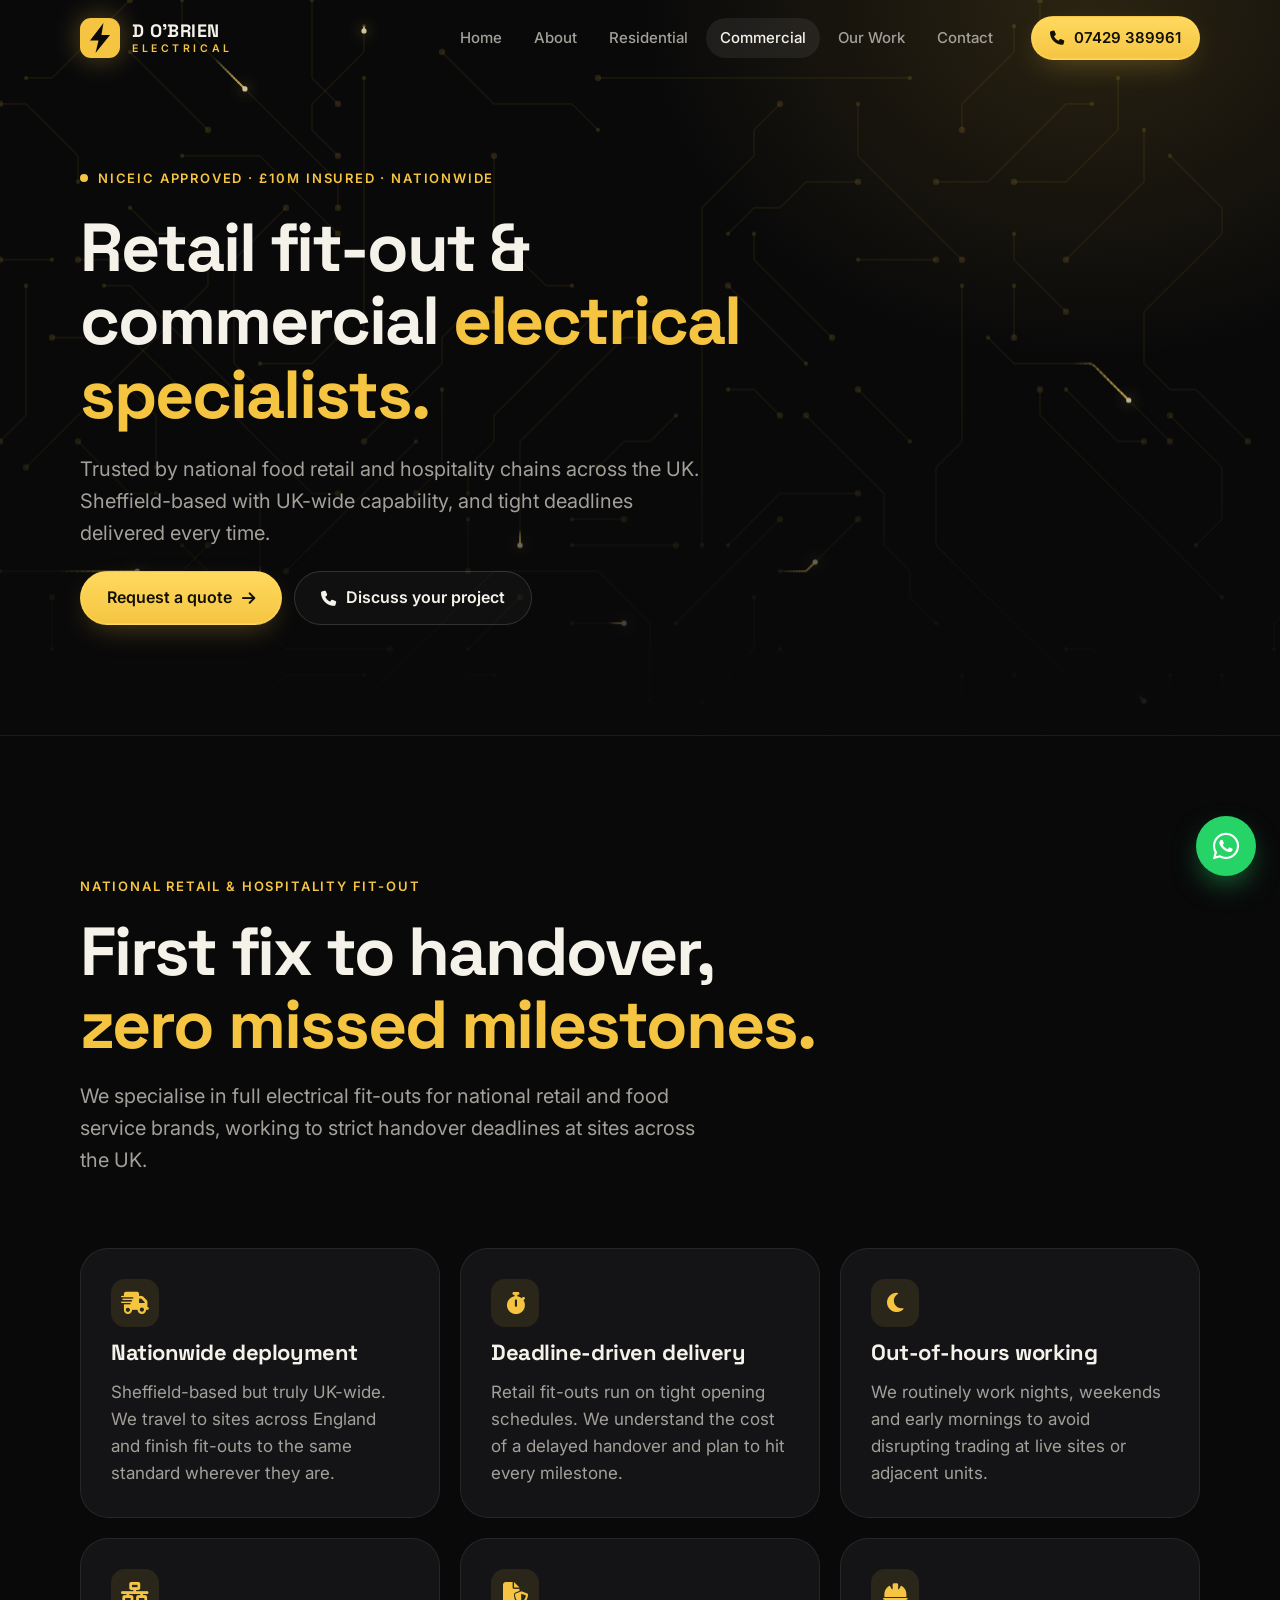
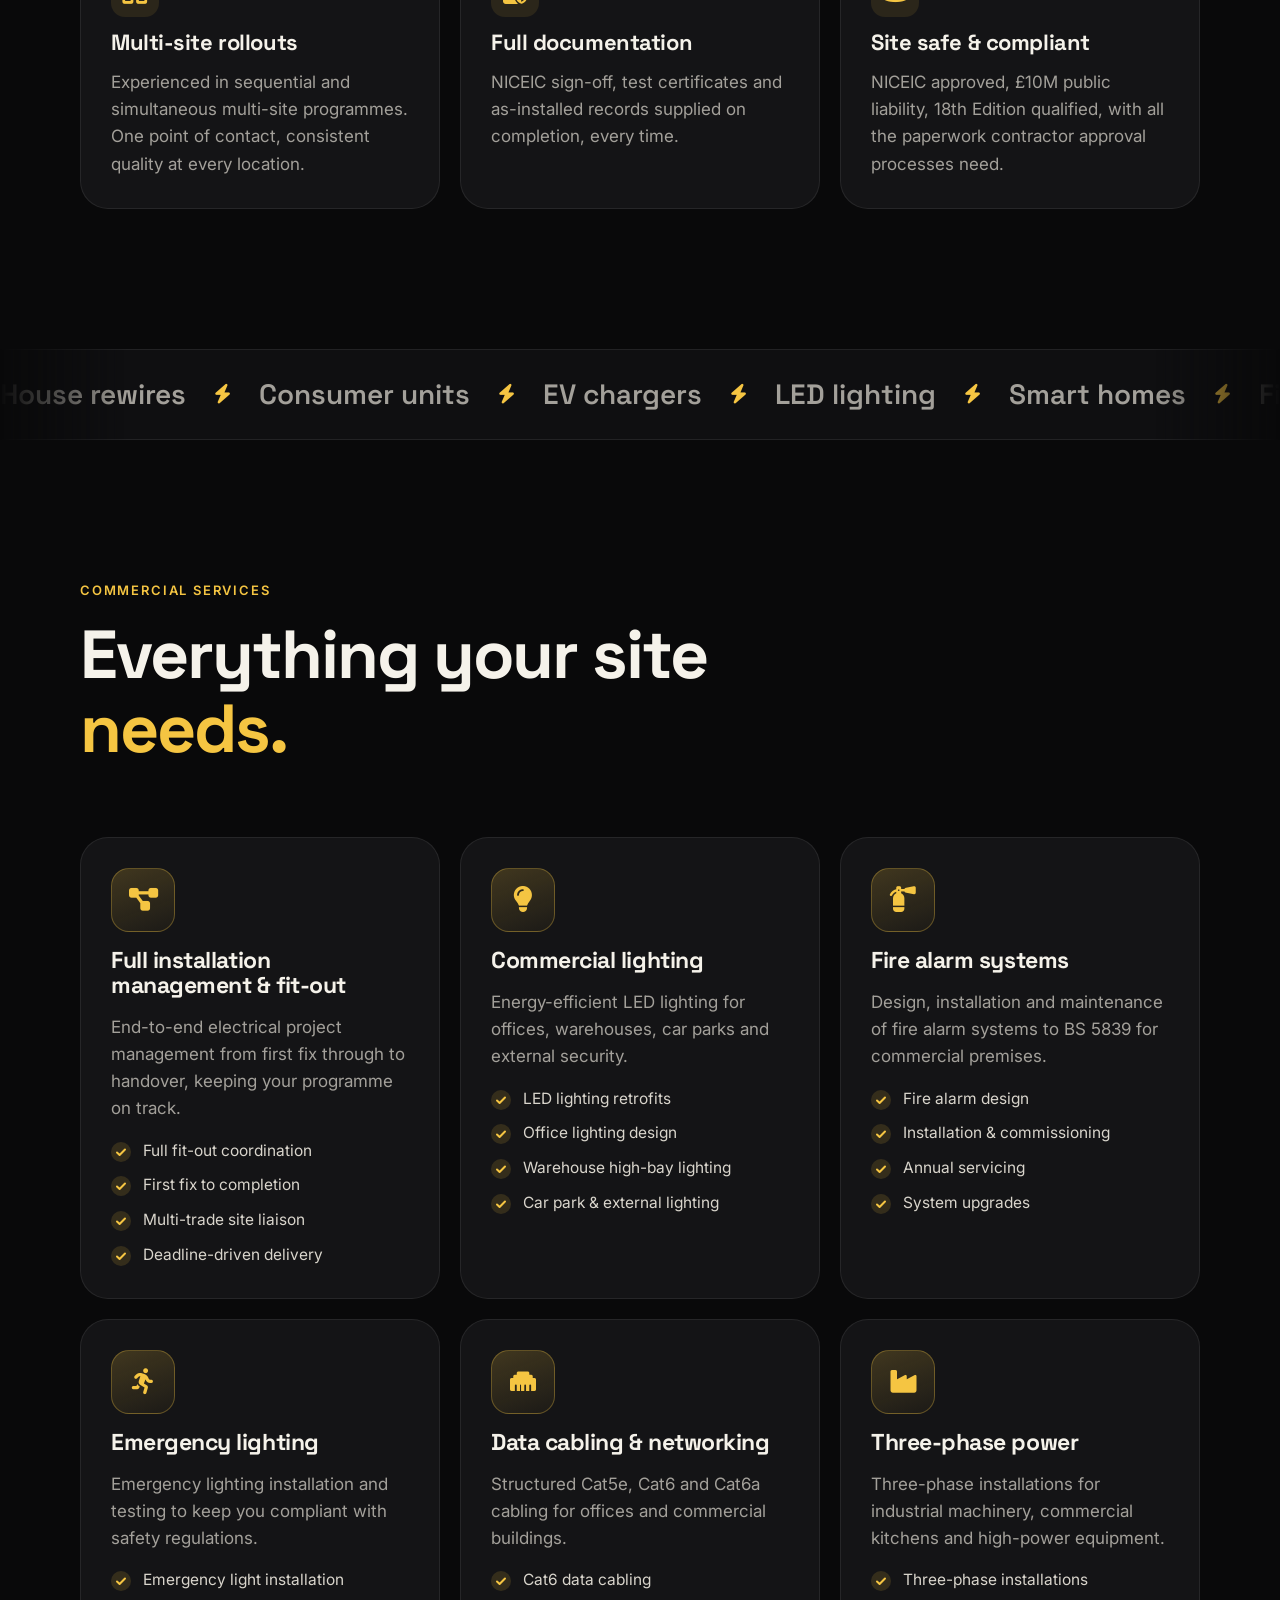
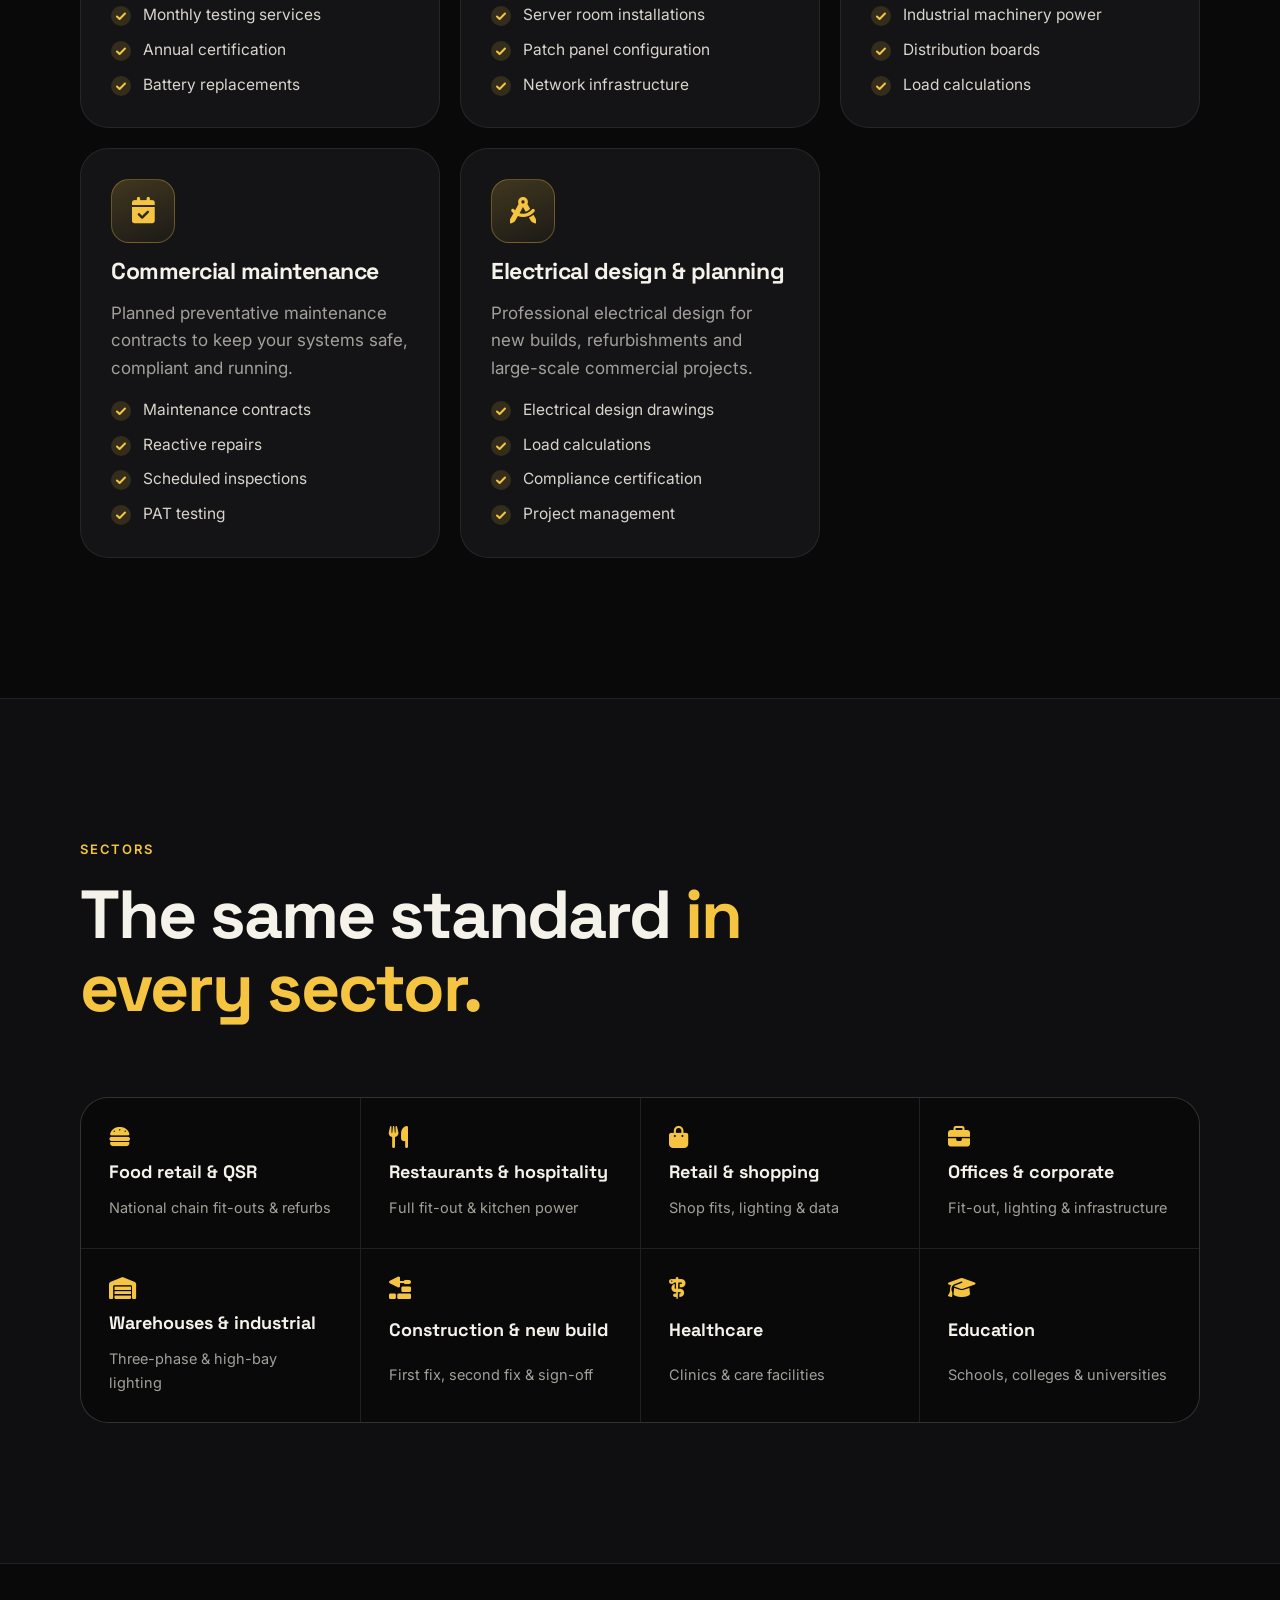
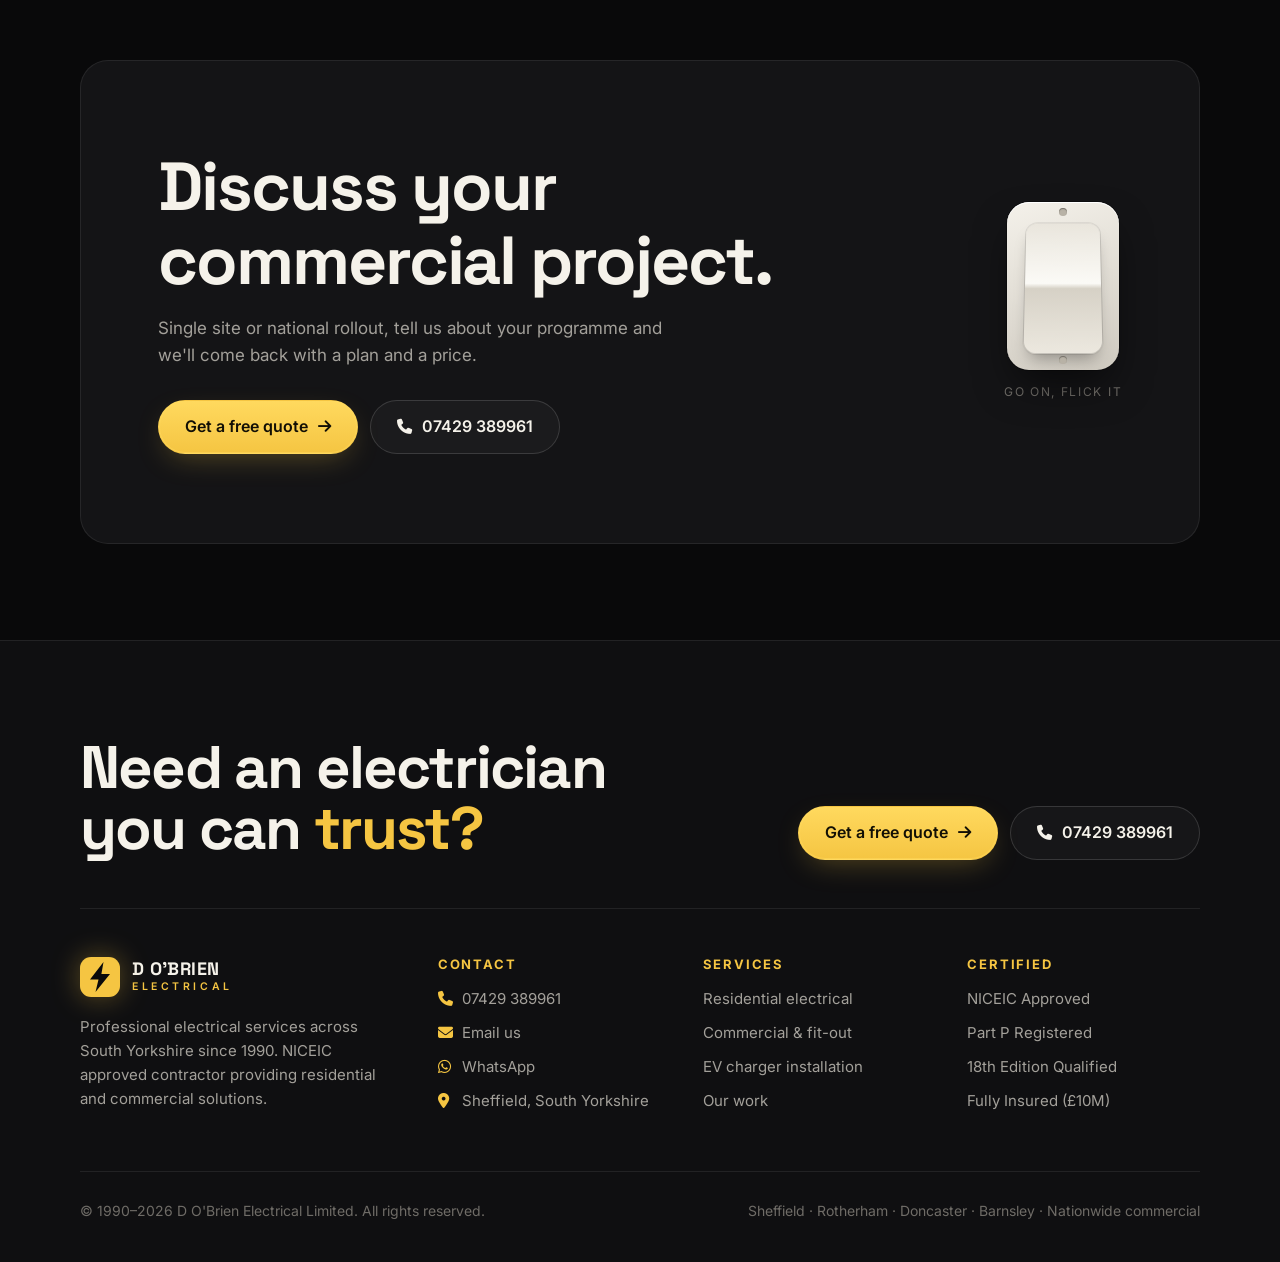
<file: commercial-services.html>
<!doctype html>
<html lang="en-GB">
<head>
<meta charset="utf-8">
<meta name="viewport" content="width=device-width, initial-scale=1, viewport-fit=cover">
<title>Commercial Electrical & Retail Fit-Out Contractors | D O'Brien Electrical</title>
<meta name="description" content="National retail and hospitality electrical fit-out specialists. Sheffield-based, UK-wide. Lighting, fire alarms, emergency lighting, data cabling, three-phase. NICEIC approved.">
<meta name="theme-color" content="#09090a">
<link rel="canonical" href="https://andrewgunn.github.io/dobelectrical/commercial-services.html">
<meta property="og:type" content="website">
<meta property="og:locale" content="en_GB">
<meta property="og:site_name" content="D O'Brien Electrical">
<meta property="og:title" content="Commercial Electrical & Retail Fit-Out Contractors | D O'Brien Electrical">
<meta property="og:description" content="National retail and hospitality electrical fit-out specialists. Sheffield-based, UK-wide. Lighting, fire alarms, emergency lighting, data cabling, three-phase. NICEIC approved.">
<meta property="og:url" content="https://andrewgunn.github.io/dobelectrical/commercial-services.html">
<meta property="og:image" content="https://andrewgunn.github.io/dobelectrical/assets/img/og-image.png">
<meta name="twitter:card" content="summary_large_image">
<link rel="icon" href="assets/img/favicon.svg" type="image/svg+xml">
<link rel="apple-touch-icon" href="assets/img/apple-touch-icon.png">
<link rel="preconnect" href="https://fonts.googleapis.com">
<link rel="preconnect" href="https://fonts.gstatic.com" crossorigin>
<link rel="stylesheet" href="https://fonts.googleapis.com/css2?family=Inter:wght@400;500;600&family=Space+Grotesk:wght@500;600;700&display=swap">
<link rel="stylesheet" href="https://cdnjs.cloudflare.com/ajax/libs/font-awesome/6.5.2/css/all.min.css" crossorigin="anonymous" referrerpolicy="no-referrer">
<link rel="stylesheet" href="assets/css/style.css?v=1">
<script>document.documentElement.classList.add("js")</script>
</head>
<body>
<a class="skip" href="#main">Skip to content</a>
<header class="nav" id="nav">
  <div class="wrap nav__inner">
    <a class="brand" href="index.html" aria-label="D O'Brien Electrical, home">
      <svg class="brand__mark" viewBox="0 0 40 40" aria-hidden="true"><rect width="40" height="40" rx="11" fill="#F5C542"/><path d="M23.5 5 10 22.5h8.5L15.5 35 30 17h-8.6L23.5 5z" fill="#0A0A0B"/></svg>
      <span class="brand__text"><b>D O'BRIEN</b><small>ELECTRICAL</small></span>
    </a>
    <nav class="nav__links" aria-label="Main">
      <a href="index.html">Home</a>
      <a href="about.html">About</a>
      <a href="residential-services.html">Residential</a>
      <a href="commercial-services.html" aria-current="page">Commercial</a>
      <a href="gallery.html">Our Work</a>
      <a href="contact.html">Contact</a>
    </nav>
    <a class="btn btn--gold btn--sm nav__cta" href="tel:07429389961" aria-label="Call 07429 389961"><i class="fa-solid fa-phone" aria-hidden="true"></i><span>07429 389961</span></a>
    <button class="nav__toggle" type="button" aria-expanded="false" aria-controls="menu" aria-label="Open menu"><span></span><span></span></button>
  </div>
</header>
<div class="menu" id="menu">
  <nav aria-label="Mobile">
    <a href="index.html">Home<i class="fa-solid fa-arrow-right" aria-hidden="true"></i></a>
    <a href="about.html">About<i class="fa-solid fa-arrow-right" aria-hidden="true"></i></a>
    <a href="residential-services.html">Residential<i class="fa-solid fa-arrow-right" aria-hidden="true"></i></a>
    <a href="commercial-services.html" aria-current="page">Commercial<i class="fa-solid fa-arrow-right" aria-hidden="true"></i></a>
    <a href="gallery.html">Our Work<i class="fa-solid fa-arrow-right" aria-hidden="true"></i></a>
    <a href="contact.html">Contact<i class="fa-solid fa-arrow-right" aria-hidden="true"></i></a>
  </nav>
  <div class="btn-row">
    <a class="btn btn--gold" href="tel:07429389961"><i class="fa-solid fa-phone" aria-hidden="true"></i> Call 07429 389961</a>
    <a class="btn btn--wa" href="https://wa.me/447429389961?text=Hi!%20I%27d%20like%20to%20get%20a%20free%20quote%20for%20electrical%20services." target="_blank" rel="noopener"><i class="fa-brands fa-whatsapp" aria-hidden="true"></i> WhatsApp us</a>
  </div>
  <p class="muted">Mon–Fri 7am–6pm · Sat 8am–4pm<br><a href="mailto:Enquiries@dobelectrical.co.uk">Enquiries@dobelectrical.co.uk</a></p>
</div>

<section class="page-hero hero">
  <canvas class="hero__canvas" aria-hidden="true"></canvas>
  <div class="wrap">
    <p class="eyebrow" data-fade="2"><span class="dot"></span> NICEIC Approved · £10M Insured · Nationwide</p>
    <h1 class="h-lg">Retail fit-out &amp; commercial <span class="gold">electrical specialists.</span></h1>
    <p class="lead" data-fade="2">Trusted by national food retail and hospitality chains across the UK. Sheffield-based with UK-wide capability, and tight deadlines delivered every time.</p>
    <div class="btn-row" data-fade="3">
      <a class="btn btn--gold" href="contact.html?service=Commercial%20Services">Request a quote <i class="fa-solid fa-arrow-right" aria-hidden="true"></i></a>
      <a class="btn btn--ghost" href="tel:07429389961"><i class="fa-solid fa-phone" aria-hidden="true"></i> Discuss your project</a>
    </div>
  </div>
</section>
<main id="main">
<section class="section">
  <div class="wrap">
    <div class="section-head" data-reveal>
      <span class="eyebrow">National retail &amp; hospitality fit-out</span>
      <h2 class="h-lg">First fix to handover, <span class="gold">zero missed milestones.</span></h2>
      <p class="lead">We specialise in full electrical fit-outs for national retail and food service brands, working to strict handover deadlines at sites across the UK.</p>
    </div>
    <div class="bento"><div class="glow-card tile" data-reveal style="--d:0.00s"><div class="tile__icon"><i class="fa-solid fa-truck-fast" aria-hidden="true"></i></div><h3>Nationwide deployment</h3><p>Sheffield-based but truly UK-wide. We travel to sites across England and finish fit-outs to the same standard wherever they are.</p></div><div class="glow-card tile" data-reveal style="--d:0.06s"><div class="tile__icon"><i class="fa-solid fa-stopwatch" aria-hidden="true"></i></div><h3>Deadline-driven delivery</h3><p>Retail fit-outs run on tight opening schedules. We understand the cost of a delayed handover and plan to hit every milestone.</p></div><div class="glow-card tile" data-reveal style="--d:0.12s"><div class="tile__icon"><i class="fa-solid fa-moon" aria-hidden="true"></i></div><h3>Out-of-hours working</h3><p>We routinely work nights, weekends and early mornings to avoid disrupting trading at live sites or adjacent units.</p></div><div class="glow-card tile" data-reveal style="--d:0.00s"><div class="tile__icon"><i class="fa-solid fa-network-wired" aria-hidden="true"></i></div><h3>Multi-site rollouts</h3><p>Experienced in sequential and simultaneous multi-site programmes. One point of contact, consistent quality at every location.</p></div><div class="glow-card tile" data-reveal style="--d:0.06s"><div class="tile__icon"><i class="fa-solid fa-file-shield" aria-hidden="true"></i></div><h3>Full documentation</h3><p>NICEIC sign-off, test certificates and as-installed records supplied on completion, every time.</p></div><div class="glow-card tile" data-reveal style="--d:0.12s"><div class="tile__icon"><i class="fa-solid fa-helmet-safety" aria-hidden="true"></i></div><h3>Site safe &amp; compliant</h3><p>NICEIC approved, £10M public liability, 18th Edition qualified, with all the paperwork contractor approval processes need.</p></div></div>
  </div>
</section>

<div class="ticker" aria-hidden="true"><div class="ticker__track"><span>House rewires<i class="fa-solid fa-bolt" aria-hidden="true"></i></span><span>Consumer units<i class="fa-solid fa-bolt" aria-hidden="true"></i></span><span>EV chargers<i class="fa-solid fa-bolt" aria-hidden="true"></i></span><span>LED lighting<i class="fa-solid fa-bolt" aria-hidden="true"></i></span><span>Smart homes<i class="fa-solid fa-bolt" aria-hidden="true"></i></span><span>Fire alarms<i class="fa-solid fa-bolt" aria-hidden="true"></i></span><span>Emergency lighting<i class="fa-solid fa-bolt" aria-hidden="true"></i></span><span>Data cabling<i class="fa-solid fa-bolt" aria-hidden="true"></i></span><span>Three-phase power<i class="fa-solid fa-bolt" aria-hidden="true"></i></span><span>EICRs<i class="fa-solid fa-bolt" aria-hidden="true"></i></span><span>Retail fit-outs<i class="fa-solid fa-bolt" aria-hidden="true"></i></span><span>Fault finding<i class="fa-solid fa-bolt" aria-hidden="true"></i></span><span>House rewires<i class="fa-solid fa-bolt" aria-hidden="true"></i></span><span>Consumer units<i class="fa-solid fa-bolt" aria-hidden="true"></i></span><span>EV chargers<i class="fa-solid fa-bolt" aria-hidden="true"></i></span><span>LED lighting<i class="fa-solid fa-bolt" aria-hidden="true"></i></span><span>Smart homes<i class="fa-solid fa-bolt" aria-hidden="true"></i></span><span>Fire alarms<i class="fa-solid fa-bolt" aria-hidden="true"></i></span><span>Emergency lighting<i class="fa-solid fa-bolt" aria-hidden="true"></i></span><span>Data cabling<i class="fa-solid fa-bolt" aria-hidden="true"></i></span><span>Three-phase power<i class="fa-solid fa-bolt" aria-hidden="true"></i></span><span>EICRs<i class="fa-solid fa-bolt" aria-hidden="true"></i></span><span>Retail fit-outs<i class="fa-solid fa-bolt" aria-hidden="true"></i></span><span>Fault finding<i class="fa-solid fa-bolt" aria-hidden="true"></i></span></div></div>

<section class="section">
  <div class="wrap">
    <div class="section-head" data-reveal>
      <span class="eyebrow">Commercial services</span>
      <h2 class="h-lg">Everything your site <span class="gold">needs.</span></h2>
    </div>
    <div class="cards"><article class="glow-card card" data-reveal style="--d:0.00s"><div class="svc__top"><div class="svc__icon"><i class="fa-solid fa-diagram-project" aria-hidden="true"></i></div></div><h3>Full installation management &amp; fit-out</h3><p>End-to-end electrical project management from first fix through to handover, keeping your programme on track.</p><ul class="ticks"><li>Full fit-out coordination</li><li>First fix to completion</li><li>Multi-trade site liaison</li><li>Deadline-driven delivery</li></ul></article><article class="glow-card card" data-reveal style="--d:0.06s"><div class="svc__top"><div class="svc__icon"><i class="fa-solid fa-lightbulb" aria-hidden="true"></i></div></div><h3>Commercial lighting</h3><p>Energy-efficient LED lighting for offices, warehouses, car parks and external security.</p><ul class="ticks"><li>LED lighting retrofits</li><li>Office lighting design</li><li>Warehouse high-bay lighting</li><li>Car park &amp; external lighting</li></ul></article><article class="glow-card card" data-reveal style="--d:0.12s"><div class="svc__top"><div class="svc__icon"><i class="fa-solid fa-fire-extinguisher" aria-hidden="true"></i></div></div><h3>Fire alarm systems</h3><p>Design, installation and maintenance of fire alarm systems to BS 5839 for commercial premises.</p><ul class="ticks"><li>Fire alarm design</li><li>Installation &amp; commissioning</li><li>Annual servicing</li><li>System upgrades</li></ul></article><article class="glow-card card" data-reveal style="--d:0.00s"><div class="svc__top"><div class="svc__icon"><i class="fa-solid fa-person-running" aria-hidden="true"></i></div></div><h3>Emergency lighting</h3><p>Emergency lighting installation and testing to keep you compliant with safety regulations.</p><ul class="ticks"><li>Emergency light installation</li><li>Monthly testing services</li><li>Annual certification</li><li>Battery replacements</li></ul></article><article class="glow-card card" data-reveal style="--d:0.06s"><div class="svc__top"><div class="svc__icon"><i class="fa-solid fa-ethernet" aria-hidden="true"></i></div></div><h3>Data cabling &amp; networking</h3><p>Structured Cat5e, Cat6 and Cat6a cabling for offices and commercial buildings.</p><ul class="ticks"><li>Cat6 data cabling</li><li>Server room installations</li><li>Patch panel configuration</li><li>Network infrastructure</li></ul></article><article class="glow-card card" data-reveal style="--d:0.12s"><div class="svc__top"><div class="svc__icon"><i class="fa-solid fa-industry" aria-hidden="true"></i></div></div><h3>Three-phase power</h3><p>Three-phase installations for industrial machinery, commercial kitchens and high-power equipment.</p><ul class="ticks"><li>Three-phase installations</li><li>Industrial machinery power</li><li>Distribution boards</li><li>Load calculations</li></ul></article><article class="glow-card card" data-reveal style="--d:0.00s"><div class="svc__top"><div class="svc__icon"><i class="fa-solid fa-calendar-check" aria-hidden="true"></i></div></div><h3>Commercial maintenance</h3><p>Planned preventative maintenance contracts to keep your systems safe, compliant and running.</p><ul class="ticks"><li>Maintenance contracts</li><li>Reactive repairs</li><li>Scheduled inspections</li><li>PAT testing</li></ul></article><article class="glow-card card" data-reveal style="--d:0.06s"><div class="svc__top"><div class="svc__icon"><i class="fa-solid fa-compass-drafting" aria-hidden="true"></i></div></div><h3>Electrical design &amp; planning</h3><p>Professional electrical design for new builds, refurbishments and large-scale commercial projects.</p><ul class="ticks"><li>Electrical design drawings</li><li>Load calculations</li><li>Compliance certification</li><li>Project management</li></ul></article></div>
  </div>
</section>

<section class="section section--alt">
  <div class="wrap">
    <div class="section-head" data-reveal>
      <span class="eyebrow">Sectors</span>
      <h2 class="h-lg">The same standard <span class="gold">in every sector.</span></h2>
    </div>
    <div class="sectors" data-reveal><div class="sector"><i class="fa-solid fa-burger" aria-hidden="true"></i><b>Food retail &amp; QSR</b><span>National chain fit-outs &amp; refurbs</span></div><div class="sector"><i class="fa-solid fa-utensils" aria-hidden="true"></i><b>Restaurants &amp; hospitality</b><span>Full fit-out &amp; kitchen power</span></div><div class="sector"><i class="fa-solid fa-bag-shopping" aria-hidden="true"></i><b>Retail &amp; shopping</b><span>Shop fits, lighting &amp; data</span></div><div class="sector"><i class="fa-solid fa-briefcase" aria-hidden="true"></i><b>Offices &amp; corporate</b><span>Fit-out, lighting &amp; infrastructure</span></div><div class="sector"><i class="fa-solid fa-warehouse" aria-hidden="true"></i><b>Warehouses &amp; industrial</b><span>Three-phase &amp; high-bay lighting</span></div><div class="sector"><i class="fa-solid fa-trowel-bricks" aria-hidden="true"></i><b>Construction &amp; new build</b><span>First fix, second fix &amp; sign-off</span></div><div class="sector"><i class="fa-solid fa-staff-snake" aria-hidden="true"></i><b>Healthcare</b><span>Clinics &amp; care facilities</span></div><div class="sector"><i class="fa-solid fa-graduation-cap" aria-hidden="true"></i><b>Education</b><span>Schools, colleges &amp; universities</span></div></div>
  </div>
</section>
<section class="section--tight">
  <div class="wrap">
    <div class="cta" data-reveal>
      <div>
        <h2 class="h-lg">Discuss your commercial project.</h2>
        <p>Single site or national rollout, tell us about your programme and we'll come back with a plan and a price.</p>
        <div class="btn-row">
          <a class="btn btn--gold" href="contact.html">Get a free quote <i class="fa-solid fa-arrow-right" aria-hidden="true"></i></a>
          <a class="btn btn--ghost" href="tel:07429389961"><i class="fa-solid fa-phone" aria-hidden="true"></i> 07429 389961</a>
        </div>
      </div>
      <div class="switch-wrap">
        <button class="switch" type="button" role="switch" aria-checked="false" aria-label="Light switch"><span class="switch__rocker"></span><span class="switch__screw"></span><span class="switch__screw"></span></button>
        <small>Go on, flick it</small>
      </div>
    </div>
  </div>
</section>

</main>
<footer class="footer">
  <div class="wrap">
    <div class="footer__top">
      <p class="footer__big">Need an electrician you can <span class="gold">trust?</span></p>
      <div class="btn-row">
        <a class="btn btn--gold" href="contact.html">Get a free quote <i class="fa-solid fa-arrow-right" aria-hidden="true"></i></a>
        <a class="btn btn--ghost" href="tel:07429389961"><i class="fa-solid fa-phone" aria-hidden="true"></i> 07429 389961</a>
      </div>
    </div>
    <div class="footer__grid">
      <div>
        <a class="brand" href="index.html" aria-label="D O'Brien Electrical, home"><svg class="brand__mark" viewBox="0 0 40 40" aria-hidden="true"><rect width="40" height="40" rx="11" fill="#F5C542"/><path d="M23.5 5 10 22.5h8.5L15.5 35 30 17h-8.6L23.5 5z" fill="#0A0A0B"/></svg><span class="brand__text"><b>D O'BRIEN</b><small>ELECTRICAL</small></span></a>
        <p class="footer__about">Professional electrical services across South Yorkshire since 1990. NICEIC approved contractor providing residential and commercial solutions.</p>
      </div>
      <div>
        <h4>Contact</h4>
        <ul>
          <li><a href="tel:07429389961"><i class="fa-solid fa-phone" aria-hidden="true"></i> 07429 389961</a></li>
          <li><a href="mailto:Enquiries@dobelectrical.co.uk"><i class="fa-solid fa-envelope" aria-hidden="true"></i> Email us</a></li>
          <li><a href="https://wa.me/447429389961?text=Hi!%20I%27d%20like%20to%20get%20a%20free%20quote%20for%20electrical%20services." target="_blank" rel="noopener"><i class="fa-brands fa-whatsapp" aria-hidden="true"></i> WhatsApp</a></li>
          <li><i class="fa-solid fa-location-dot" aria-hidden="true"></i> Sheffield, South Yorkshire</li>
        </ul>
      </div>
      <div>
        <h4>Services</h4>
        <ul>
          <li><a href="residential-services.html">Residential electrical</a></li>
          <li><a href="commercial-services.html">Commercial &amp; fit-out</a></li>
          <li><a href="residential-services.html#ev-charging">EV charger installation</a></li>
          <li><a href="gallery.html">Our work</a></li>
        </ul>
      </div>
      <div>
        <h4>Certified</h4>
        <ul>
          <li>NICEIC Approved</li>
          <li>Part P Registered</li>
          <li>18th Edition Qualified</li>
          <li>Fully Insured (£10M)</li>
        </ul>
      </div>
    </div>
    <div class="footer__bottom">
      <span>© 1990–<span data-year>2026</span> D O'Brien Electrical Limited. All rights reserved.</span>
      <span>Sheffield · Rotherham · Doncaster · Barnsley · Nationwide commercial</span>
    </div>
  </div>
</footer>
<a class="fab-wa" href="https://wa.me/447429389961?text=Hi!%20I%27d%20like%20to%20get%20a%20free%20quote%20for%20electrical%20services." target="_blank" rel="noopener" aria-label="Chat on WhatsApp"><i class="fa-brands fa-whatsapp" aria-hidden="true"></i></a>
<nav class="actionbar" aria-label="Quick contact">
  <a href="tel:07429389961"><i class="fa-solid fa-phone" aria-hidden="true"></i> Call</a>
  <a href="https://wa.me/447429389961?text=Hi!%20I%27d%20like%20to%20get%20a%20free%20quote%20for%20electrical%20services." target="_blank" rel="noopener"><i class="fa-brands fa-whatsapp" aria-hidden="true"></i> WhatsApp</a>
  <a href="contact.html"><i class="fa-solid fa-file-pen" aria-hidden="true"></i> Quote</a>
</nav>
<script src="assets/js/main.js?v=1" defer></script>
</body>
</html>
</file>
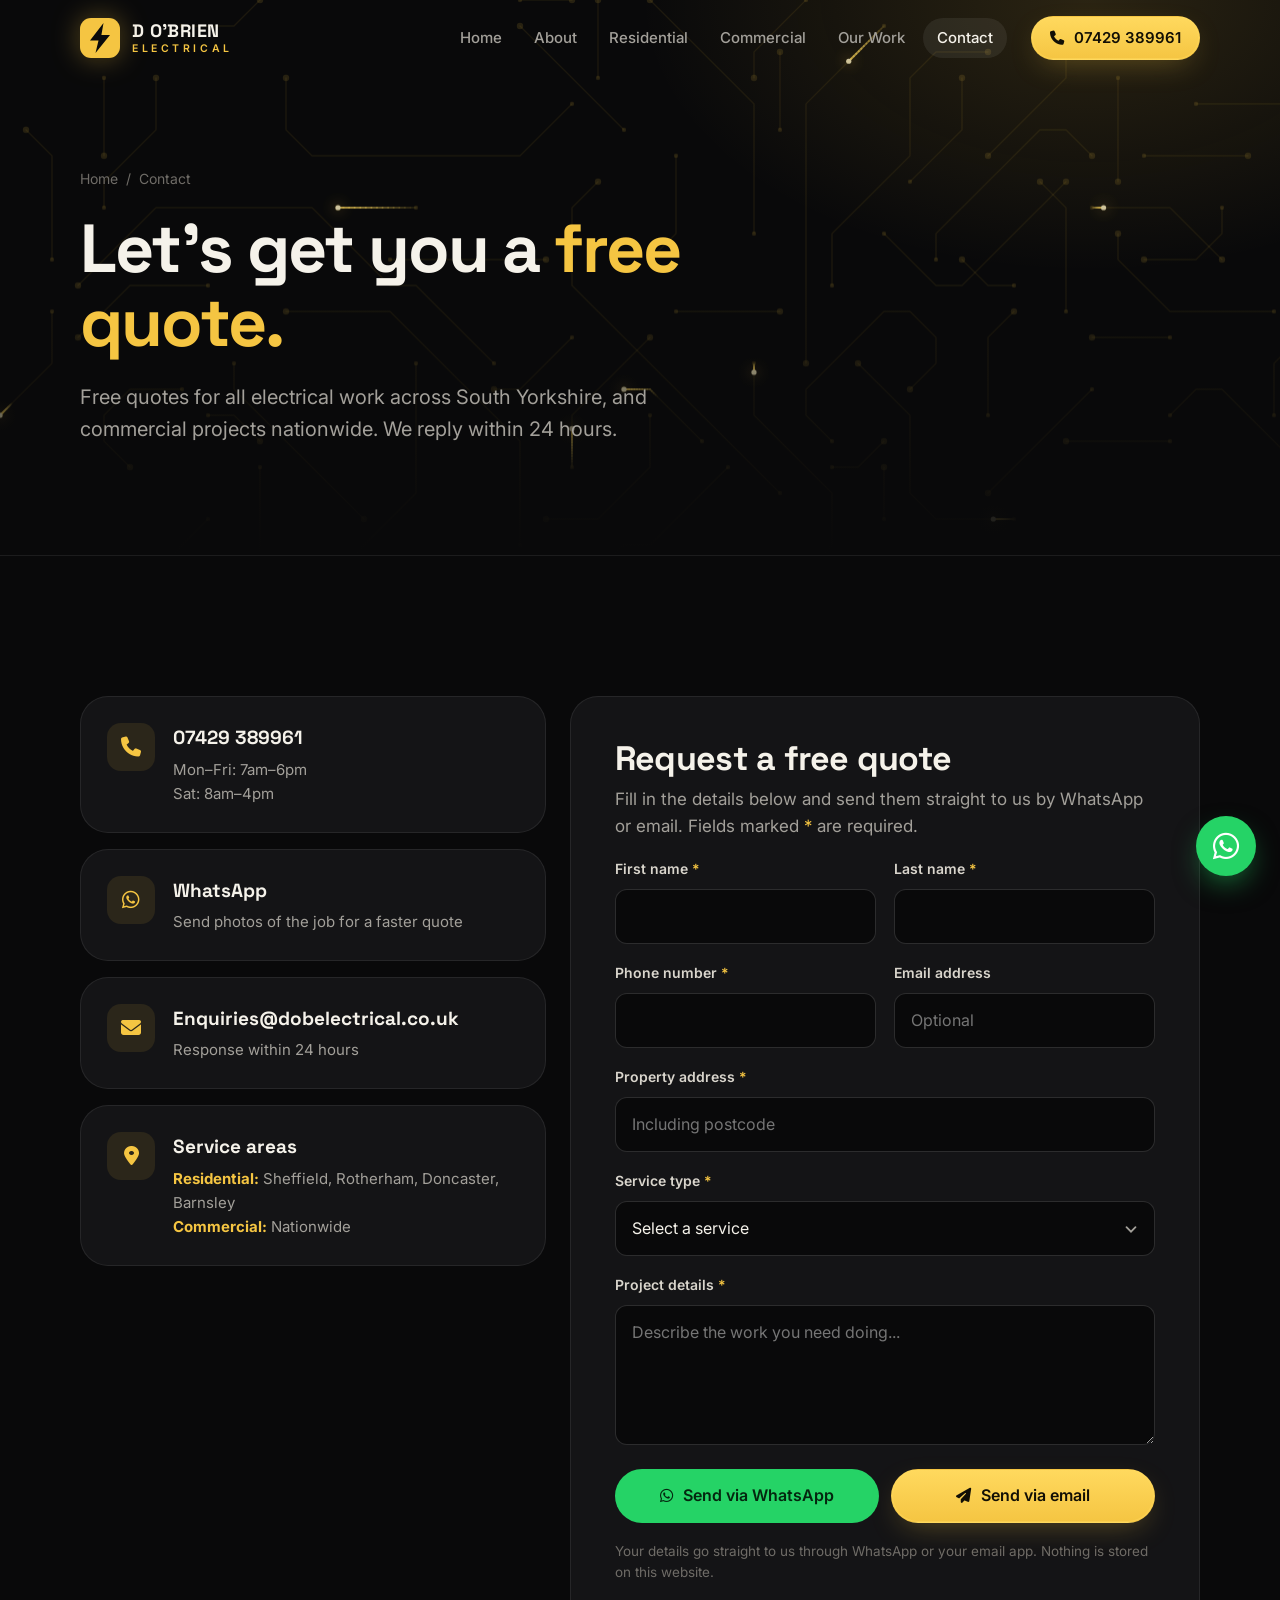
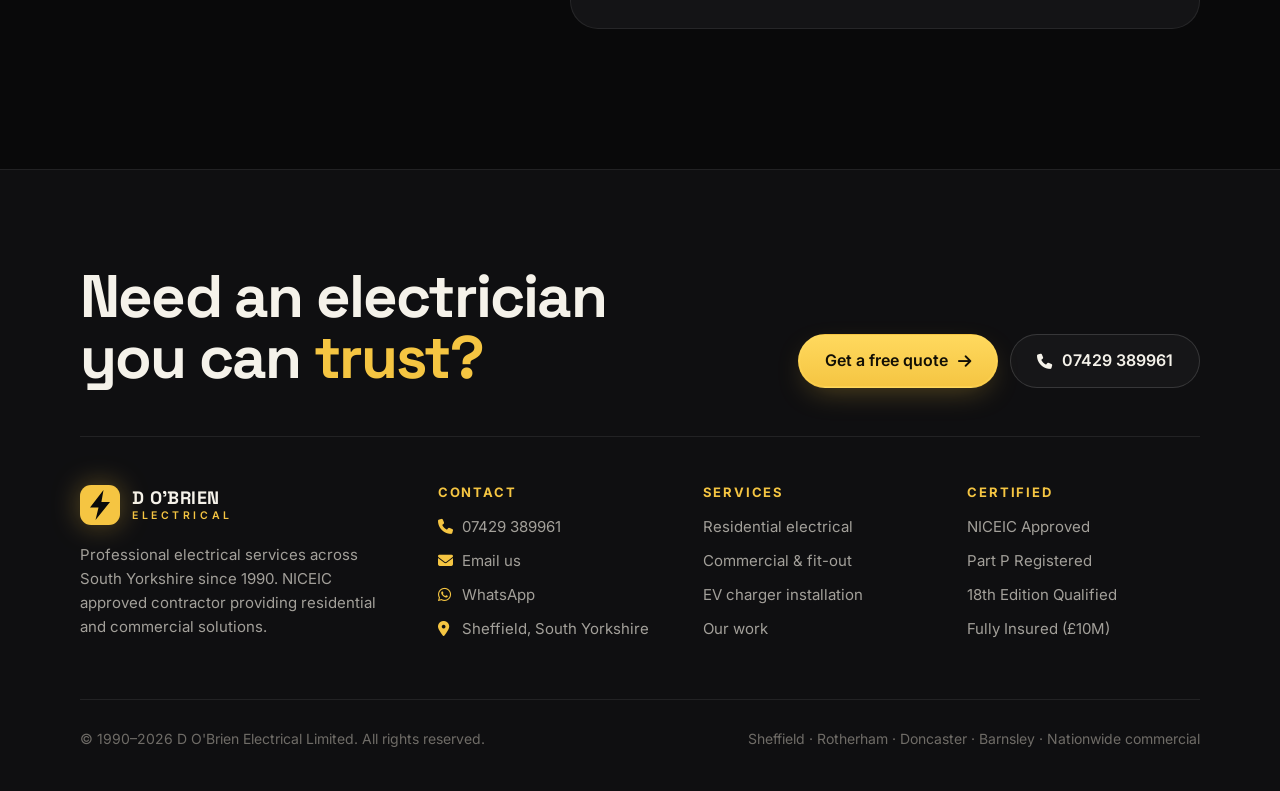
<file: contact.html>
<!doctype html>
<html lang="en-GB">
<head>
<meta charset="utf-8">
<meta name="viewport" content="width=device-width, initial-scale=1, viewport-fit=cover">
<title>Contact Us | Free Electrical Quotes | D O'Brien Electrical</title>
<meta name="description" content="Get a free quote from D O'Brien Electrical. Call 07429 389961, WhatsApp or email. Residential across South Yorkshire, commercial nationwide.">
<meta name="theme-color" content="#09090a">
<link rel="canonical" href="https://andrewgunn.github.io/dobelectrical/contact.html">
<meta property="og:type" content="website">
<meta property="og:locale" content="en_GB">
<meta property="og:site_name" content="D O'Brien Electrical">
<meta property="og:title" content="Contact Us | Free Electrical Quotes | D O'Brien Electrical">
<meta property="og:description" content="Get a free quote from D O'Brien Electrical. Call 07429 389961, WhatsApp or email. Residential across South Yorkshire, commercial nationwide.">
<meta property="og:url" content="https://andrewgunn.github.io/dobelectrical/contact.html">
<meta property="og:image" content="https://andrewgunn.github.io/dobelectrical/assets/img/og-image.png">
<meta name="twitter:card" content="summary_large_image">
<link rel="icon" href="assets/img/favicon.svg" type="image/svg+xml">
<link rel="apple-touch-icon" href="assets/img/apple-touch-icon.png">
<link rel="preconnect" href="https://fonts.googleapis.com">
<link rel="preconnect" href="https://fonts.gstatic.com" crossorigin>
<link rel="stylesheet" href="https://fonts.googleapis.com/css2?family=Inter:wght@400;500;600&family=Space+Grotesk:wght@500;600;700&display=swap">
<link rel="stylesheet" href="https://cdnjs.cloudflare.com/ajax/libs/font-awesome/6.5.2/css/all.min.css" crossorigin="anonymous" referrerpolicy="no-referrer">
<link rel="stylesheet" href="assets/css/style.css?v=1">
<script>document.documentElement.classList.add("js")</script>
</head>
<body>
<a class="skip" href="#main">Skip to content</a>
<header class="nav" id="nav">
  <div class="wrap nav__inner">
    <a class="brand" href="index.html" aria-label="D O'Brien Electrical, home">
      <svg class="brand__mark" viewBox="0 0 40 40" aria-hidden="true"><rect width="40" height="40" rx="11" fill="#F5C542"/><path d="M23.5 5 10 22.5h8.5L15.5 35 30 17h-8.6L23.5 5z" fill="#0A0A0B"/></svg>
      <span class="brand__text"><b>D O'BRIEN</b><small>ELECTRICAL</small></span>
    </a>
    <nav class="nav__links" aria-label="Main">
      <a href="index.html">Home</a>
      <a href="about.html">About</a>
      <a href="residential-services.html">Residential</a>
      <a href="commercial-services.html">Commercial</a>
      <a href="gallery.html">Our Work</a>
      <a href="contact.html" aria-current="page">Contact</a>
    </nav>
    <a class="btn btn--gold btn--sm nav__cta" href="tel:07429389961" aria-label="Call 07429 389961"><i class="fa-solid fa-phone" aria-hidden="true"></i><span>07429 389961</span></a>
    <button class="nav__toggle" type="button" aria-expanded="false" aria-controls="menu" aria-label="Open menu"><span></span><span></span></button>
  </div>
</header>
<div class="menu" id="menu">
  <nav aria-label="Mobile">
    <a href="index.html">Home<i class="fa-solid fa-arrow-right" aria-hidden="true"></i></a>
    <a href="about.html">About<i class="fa-solid fa-arrow-right" aria-hidden="true"></i></a>
    <a href="residential-services.html">Residential<i class="fa-solid fa-arrow-right" aria-hidden="true"></i></a>
    <a href="commercial-services.html">Commercial<i class="fa-solid fa-arrow-right" aria-hidden="true"></i></a>
    <a href="gallery.html">Our Work<i class="fa-solid fa-arrow-right" aria-hidden="true"></i></a>
    <a href="contact.html" aria-current="page">Contact<i class="fa-solid fa-arrow-right" aria-hidden="true"></i></a>
  </nav>
  <div class="btn-row">
    <a class="btn btn--gold" href="tel:07429389961"><i class="fa-solid fa-phone" aria-hidden="true"></i> Call 07429 389961</a>
    <a class="btn btn--wa" href="https://wa.me/447429389961?text=Hi!%20I%27d%20like%20to%20get%20a%20free%20quote%20for%20electrical%20services." target="_blank" rel="noopener"><i class="fa-brands fa-whatsapp" aria-hidden="true"></i> WhatsApp us</a>
  </div>
  <p class="muted">Mon–Fri 7am–6pm · Sat 8am–4pm<br><a href="mailto:Enquiries@dobelectrical.co.uk">Enquiries@dobelectrical.co.uk</a></p>
</div>
<section class="page-hero hero">
  <canvas class="hero__canvas" aria-hidden="true"></canvas>
  <div class="wrap">
    <div class="crumbs" data-fade="2"><a href="index.html">Home</a><span aria-hidden="true">/</span><span>Contact</span></div>
    <h1 class="h-lg">Let's get you a <span class="gold">free quote.</span></h1>
    <p class="lead" data-fade="2">Free quotes for all electrical work across South Yorkshire, and commercial projects nationwide. We reply within 24 hours.</p>
  </div>
</section>

<main id="main">
<section class="section">
  <div class="wrap contact-grid">
    <div class="contact-list">
      <a class="glow-card contact-item" href="tel:07429389961" data-reveal><i class="fa-solid fa-phone" aria-hidden="true"></i><div><b>07429 389961</b><span>Mon–Fri: 7am–6pm</span><span>Sat: 8am–4pm</span></div></a>
      <a class="glow-card contact-item" href="https://wa.me/447429389961?text=Hi!%20I%27d%20like%20to%20get%20a%20free%20quote%20for%20electrical%20services." target="_blank" rel="noopener" data-reveal style="--d:.06s"><i class="fa-brands fa-whatsapp" aria-hidden="true"></i><div><b>WhatsApp</b><span>Send photos of the job for a faster quote</span></div></a>
      <a class="glow-card contact-item" href="mailto:Enquiries@dobelectrical.co.uk" data-reveal style="--d:.12s"><i class="fa-solid fa-envelope" aria-hidden="true"></i><div><b>Enquiries@dobelectrical.co.uk</b><span>Response within 24 hours</span></div></a>
      <div class="glow-card contact-item" data-reveal style="--d:.18s"><i class="fa-solid fa-location-dot" aria-hidden="true"></i><div><b>Service areas</b><span><strong class="gold">Residential:</strong> Sheffield, Rotherham, Doncaster, Barnsley</span><span><strong class="gold">Commercial:</strong> Nationwide</span></div></div>
    </div>

    <form class="glow-card form" id="quoteForm" novalidate data-reveal style="--d:.1s">
      <div>
        <h2 class="h-md">Request a free quote</h2>
        <p class="muted" style="margin-top:8px">Fill in the details below and send them straight to us by WhatsApp or email. Fields marked <span class="gold">*</span> are required.</p>
      </div>
      <div class="form__row">
        <div class="field"><label for="firstName">First name <span class="req" aria-hidden="true">*</span></label><input id="firstName" name="firstName" autocomplete="given-name" required aria-describedby="firstName-err"><span class="err" id="firstName-err">Please enter your first name</span></div>
        <div class="field"><label for="lastName">Last name <span class="req" aria-hidden="true">*</span></label><input id="lastName" name="lastName" autocomplete="family-name" required aria-describedby="lastName-err"><span class="err" id="lastName-err">Please enter your last name</span></div>
      </div>
      <div class="form__row">
        <div class="field"><label for="phone">Phone number <span class="req" aria-hidden="true">*</span></label><input id="phone" name="phone" type="tel" autocomplete="tel" required pattern="[0-9 +()-]{7,}" aria-describedby="phone-err"><span class="err" id="phone-err">Please enter a valid phone number</span></div>
        <div class="field"><label for="email">Email address</label><input id="email" name="email" type="email" autocomplete="email" placeholder="Optional" aria-describedby="email-err"><span class="err" id="email-err">Please enter a valid email address</span></div>
      </div>
      <div class="field"><label for="address">Property address <span class="req" aria-hidden="true">*</span></label><input id="address" name="address" autocomplete="street-address" placeholder="Including postcode" required aria-describedby="address-err"><span class="err" id="address-err">Please enter the property address</span></div>
      <div class="field"><label for="service">Service type <span class="req" aria-hidden="true">*</span></label><select id="service" name="service" required aria-describedby="service-err"><option value="">Select a service</option><option value="House Rewiring">House Rewiring</option><option value="Lighting Installation">Lighting Installation</option><option value="Consumer Unit Upgrade">Consumer Unit Upgrade</option><option value="EV Charging Point">EV Charging Point</option><option value="Socket/Switch Installation">Socket/Switch Installation</option><option value="Smart Home Installation">Smart Home Installation</option><option value="Fault Finding">Fault Finding</option><option value="Commercial Services">Commercial Services</option><option value="Other">Other</option></select><span class="err" id="service-err">Please choose a service</span></div>
      <div class="field"><label for="message">Project details <span class="req" aria-hidden="true">*</span></label><textarea id="message" name="message" maxlength="1000" placeholder="Describe the work you need doing..." required aria-describedby="message-err"></textarea><span class="err" id="message-err">Please tell us a little about the job</span></div>
      <div class="form__actions">
        <button class="btn btn--wa" type="submit" value="whatsapp"><i class="fa-brands fa-whatsapp" aria-hidden="true"></i> Send via WhatsApp</button>
        <button class="btn btn--gold" type="submit" value="email"><i class="fa-solid fa-paper-plane" aria-hidden="true"></i> Send via email</button>
      </div>
      <p class="form__hint">Your details go straight to us through WhatsApp or your email app. Nothing is stored on this website.</p>
    </form>
  </div>
</section>
</main>
<footer class="footer">
  <div class="wrap">
    <div class="footer__top">
      <p class="footer__big">Need an electrician you can <span class="gold">trust?</span></p>
      <div class="btn-row">
        <a class="btn btn--gold" href="contact.html">Get a free quote <i class="fa-solid fa-arrow-right" aria-hidden="true"></i></a>
        <a class="btn btn--ghost" href="tel:07429389961"><i class="fa-solid fa-phone" aria-hidden="true"></i> 07429 389961</a>
      </div>
    </div>
    <div class="footer__grid">
      <div>
        <a class="brand" href="index.html" aria-label="D O'Brien Electrical, home"><svg class="brand__mark" viewBox="0 0 40 40" aria-hidden="true"><rect width="40" height="40" rx="11" fill="#F5C542"/><path d="M23.5 5 10 22.5h8.5L15.5 35 30 17h-8.6L23.5 5z" fill="#0A0A0B"/></svg><span class="brand__text"><b>D O'BRIEN</b><small>ELECTRICAL</small></span></a>
        <p class="footer__about">Professional electrical services across South Yorkshire since 1990. NICEIC approved contractor providing residential and commercial solutions.</p>
      </div>
      <div>
        <h4>Contact</h4>
        <ul>
          <li><a href="tel:07429389961"><i class="fa-solid fa-phone" aria-hidden="true"></i> 07429 389961</a></li>
          <li><a href="mailto:Enquiries@dobelectrical.co.uk"><i class="fa-solid fa-envelope" aria-hidden="true"></i> Email us</a></li>
          <li><a href="https://wa.me/447429389961?text=Hi!%20I%27d%20like%20to%20get%20a%20free%20quote%20for%20electrical%20services." target="_blank" rel="noopener"><i class="fa-brands fa-whatsapp" aria-hidden="true"></i> WhatsApp</a></li>
          <li><i class="fa-solid fa-location-dot" aria-hidden="true"></i> Sheffield, South Yorkshire</li>
        </ul>
      </div>
      <div>
        <h4>Services</h4>
        <ul>
          <li><a href="residential-services.html">Residential electrical</a></li>
          <li><a href="commercial-services.html">Commercial &amp; fit-out</a></li>
          <li><a href="residential-services.html#ev-charging">EV charger installation</a></li>
          <li><a href="gallery.html">Our work</a></li>
        </ul>
      </div>
      <div>
        <h4>Certified</h4>
        <ul>
          <li>NICEIC Approved</li>
          <li>Part P Registered</li>
          <li>18th Edition Qualified</li>
          <li>Fully Insured (£10M)</li>
        </ul>
      </div>
    </div>
    <div class="footer__bottom">
      <span>© 1990–<span data-year>2026</span> D O'Brien Electrical Limited. All rights reserved.</span>
      <span>Sheffield · Rotherham · Doncaster · Barnsley · Nationwide commercial</span>
    </div>
  </div>
</footer>
<a class="fab-wa" href="https://wa.me/447429389961?text=Hi!%20I%27d%20like%20to%20get%20a%20free%20quote%20for%20electrical%20services." target="_blank" rel="noopener" aria-label="Chat on WhatsApp"><i class="fa-brands fa-whatsapp" aria-hidden="true"></i></a>
<nav class="actionbar" aria-label="Quick contact">
  <a href="tel:07429389961"><i class="fa-solid fa-phone" aria-hidden="true"></i> Call</a>
  <a href="https://wa.me/447429389961?text=Hi!%20I%27d%20like%20to%20get%20a%20free%20quote%20for%20electrical%20services." target="_blank" rel="noopener"><i class="fa-brands fa-whatsapp" aria-hidden="true"></i> WhatsApp</a>
  <a href="contact.html"><i class="fa-solid fa-file-pen" aria-hidden="true"></i> Quote</a>
</nav>
<script src="assets/js/main.js?v=1" defer></script>
</body>
</html>
</file>
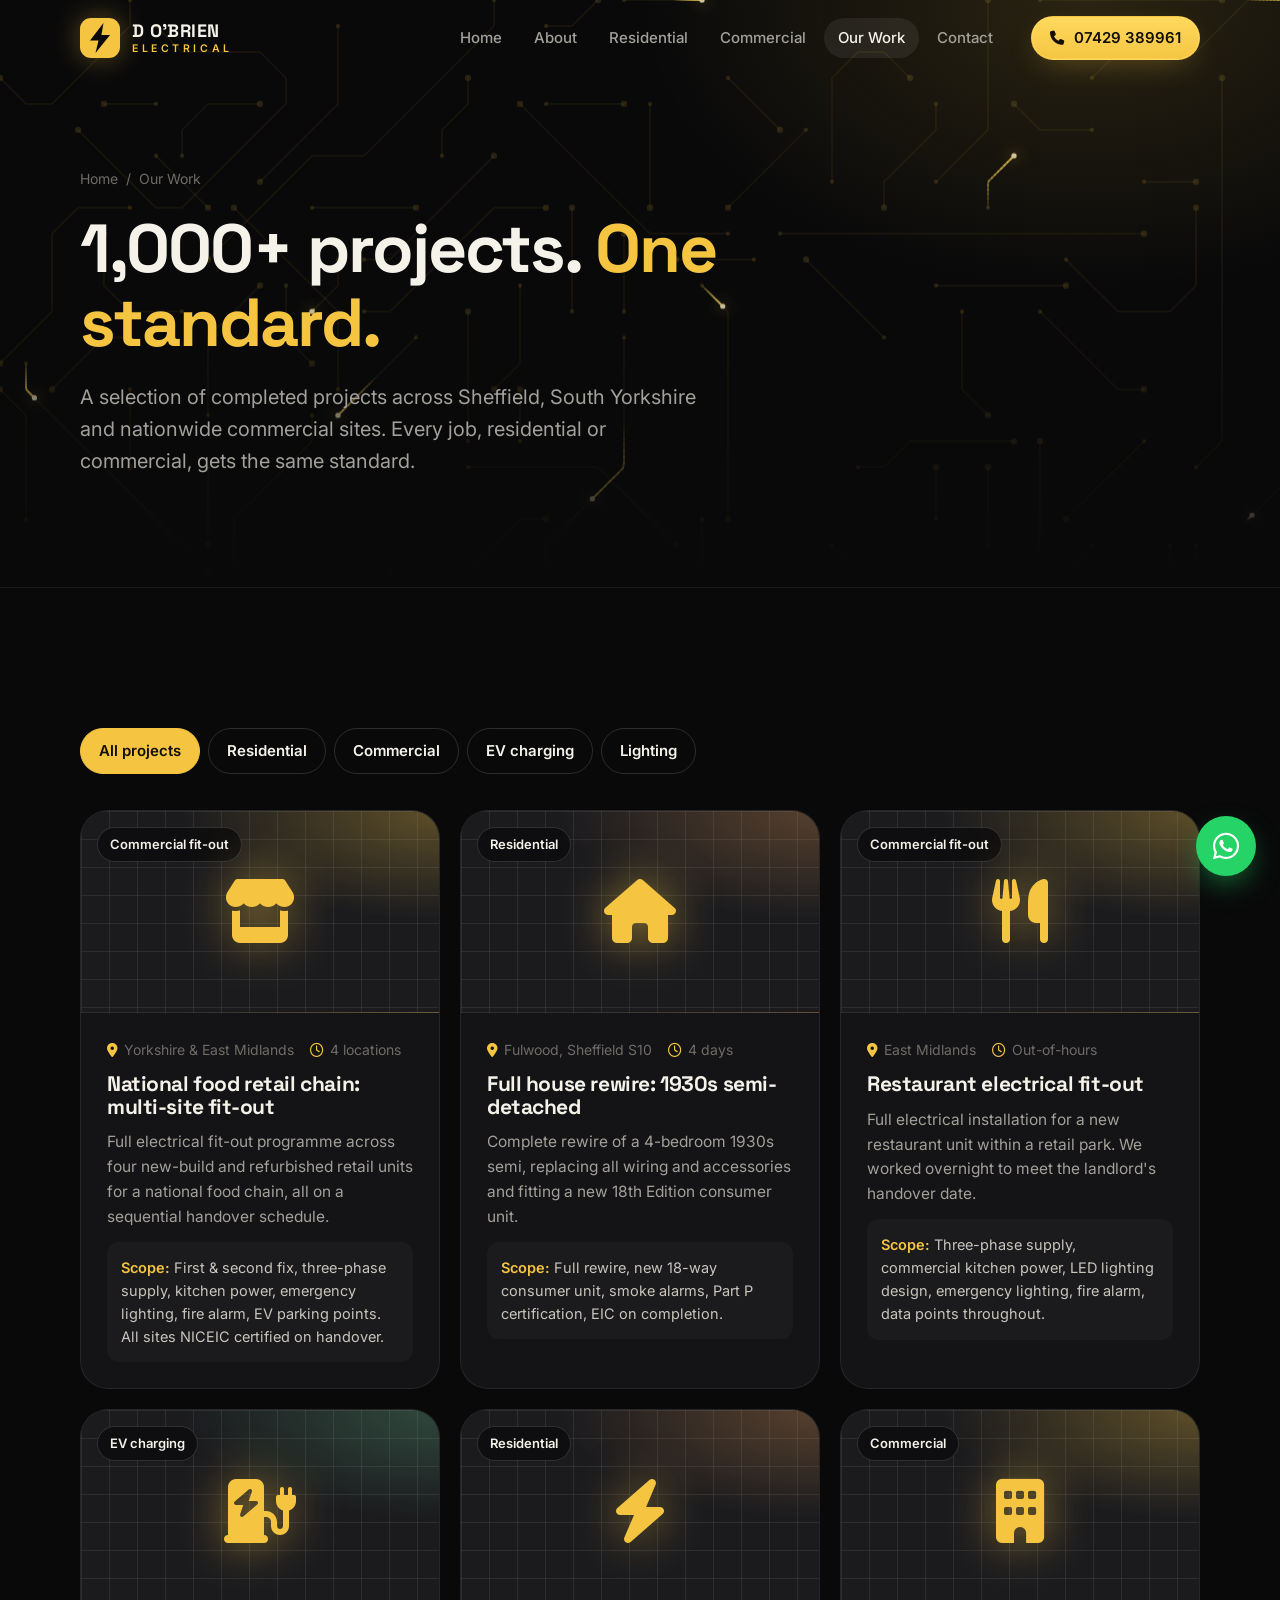
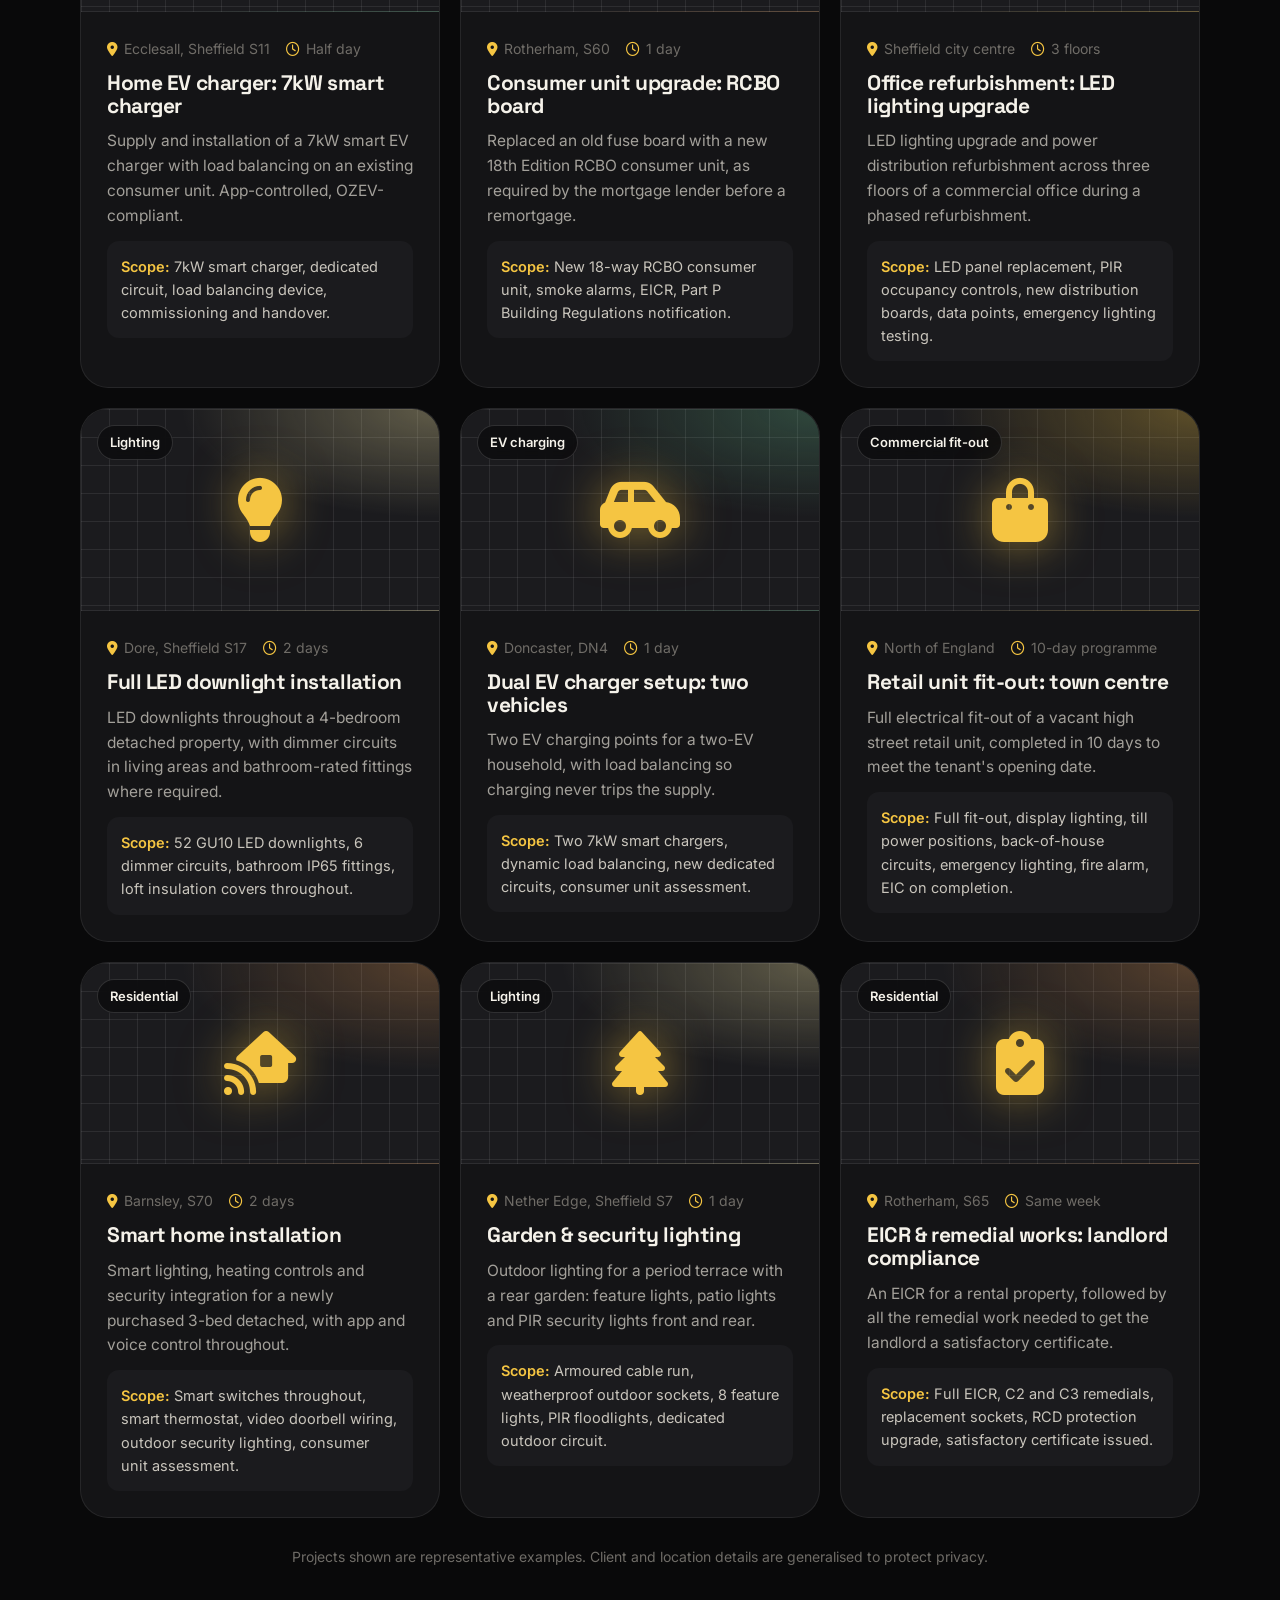
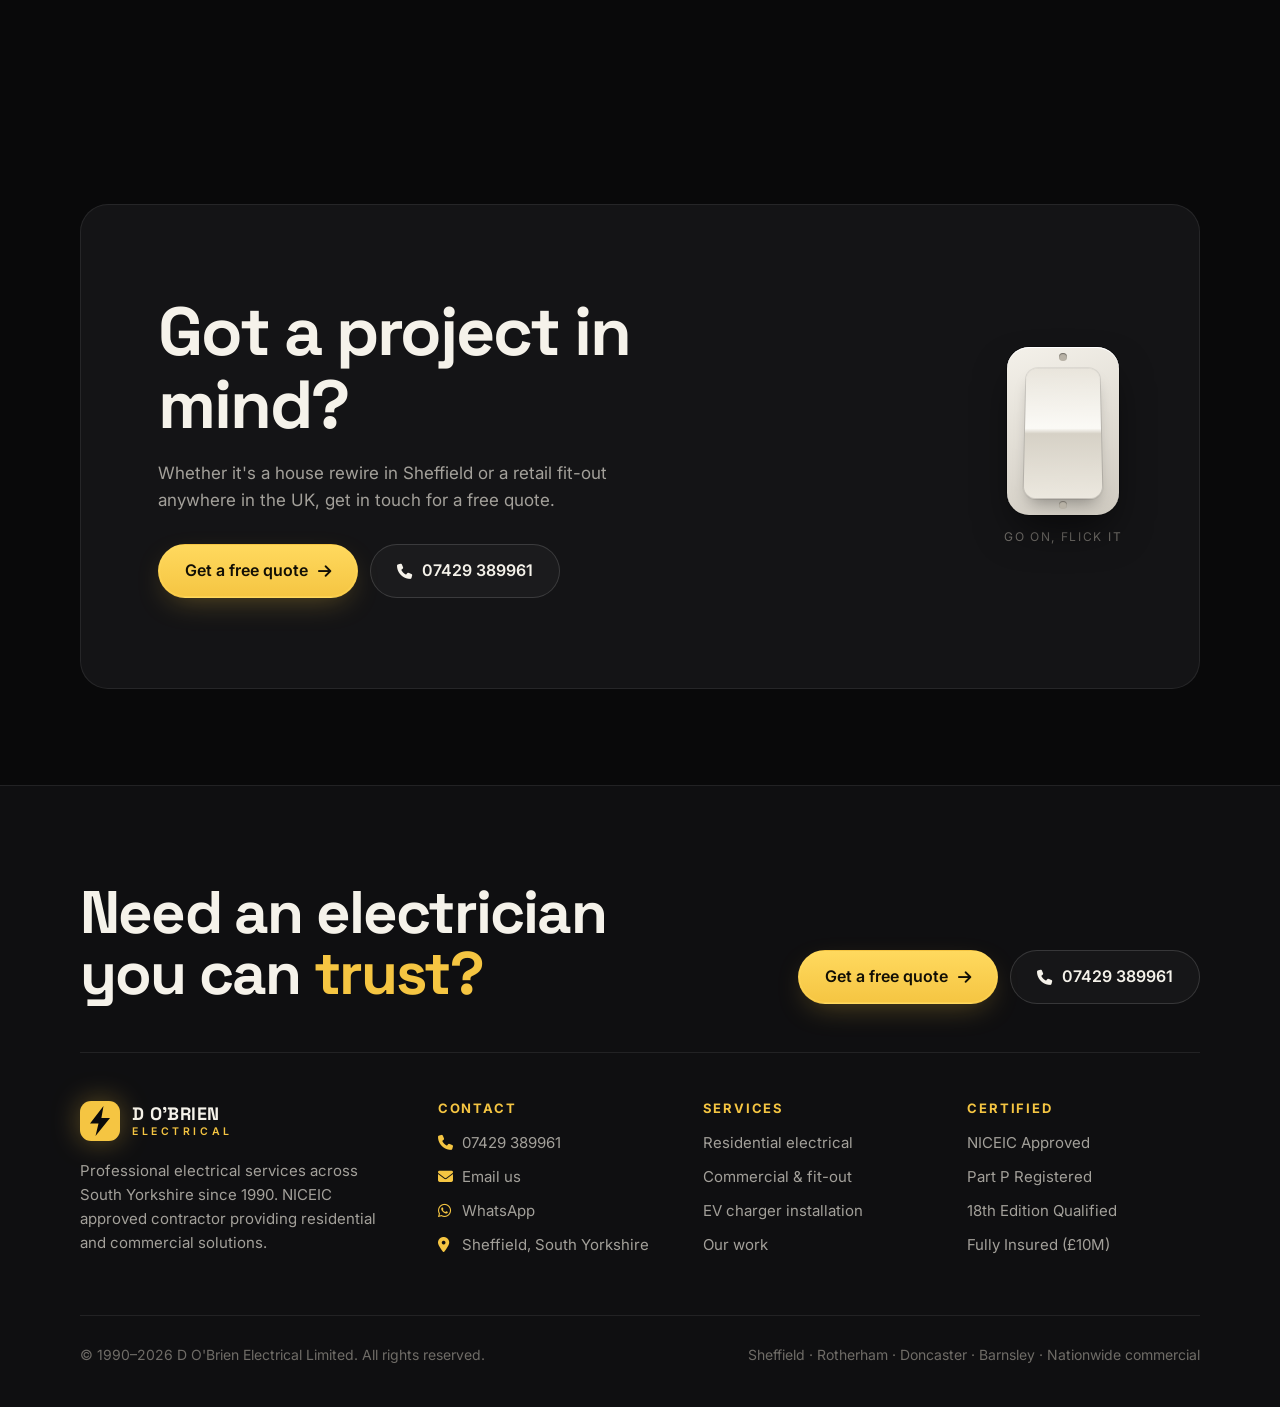
<file: gallery.html>
<!doctype html>
<html lang="en-GB">
<head>
<meta charset="utf-8">
<meta name="viewport" content="width=device-width, initial-scale=1, viewport-fit=cover">
<title>Our Work | Electrical Projects | D O'Brien Electrical</title>
<meta name="description" content="Completed electrical projects across Sheffield, South Yorkshire and nationwide commercial sites: rewires, EV chargers, lighting and retail fit-outs.">
<meta name="theme-color" content="#09090a">
<link rel="canonical" href="https://andrewgunn.github.io/dobelectrical/gallery.html">
<meta property="og:type" content="website">
<meta property="og:locale" content="en_GB">
<meta property="og:site_name" content="D O'Brien Electrical">
<meta property="og:title" content="Our Work | Electrical Projects | D O'Brien Electrical">
<meta property="og:description" content="Completed electrical projects across Sheffield, South Yorkshire and nationwide commercial sites: rewires, EV chargers, lighting and retail fit-outs.">
<meta property="og:url" content="https://andrewgunn.github.io/dobelectrical/gallery.html">
<meta property="og:image" content="https://andrewgunn.github.io/dobelectrical/assets/img/og-image.png">
<meta name="twitter:card" content="summary_large_image">
<link rel="icon" href="assets/img/favicon.svg" type="image/svg+xml">
<link rel="apple-touch-icon" href="assets/img/apple-touch-icon.png">
<link rel="preconnect" href="https://fonts.googleapis.com">
<link rel="preconnect" href="https://fonts.gstatic.com" crossorigin>
<link rel="stylesheet" href="https://fonts.googleapis.com/css2?family=Inter:wght@400;500;600&family=Space+Grotesk:wght@500;600;700&display=swap">
<link rel="stylesheet" href="https://cdnjs.cloudflare.com/ajax/libs/font-awesome/6.5.2/css/all.min.css" crossorigin="anonymous" referrerpolicy="no-referrer">
<link rel="stylesheet" href="assets/css/style.css?v=1">
<script>document.documentElement.classList.add("js")</script>
</head>
<body>
<a class="skip" href="#main">Skip to content</a>
<header class="nav" id="nav">
  <div class="wrap nav__inner">
    <a class="brand" href="index.html" aria-label="D O'Brien Electrical, home">
      <svg class="brand__mark" viewBox="0 0 40 40" aria-hidden="true"><rect width="40" height="40" rx="11" fill="#F5C542"/><path d="M23.5 5 10 22.5h8.5L15.5 35 30 17h-8.6L23.5 5z" fill="#0A0A0B"/></svg>
      <span class="brand__text"><b>D O'BRIEN</b><small>ELECTRICAL</small></span>
    </a>
    <nav class="nav__links" aria-label="Main">
      <a href="index.html">Home</a>
      <a href="about.html">About</a>
      <a href="residential-services.html">Residential</a>
      <a href="commercial-services.html">Commercial</a>
      <a href="gallery.html" aria-current="page">Our Work</a>
      <a href="contact.html">Contact</a>
    </nav>
    <a class="btn btn--gold btn--sm nav__cta" href="tel:07429389961" aria-label="Call 07429 389961"><i class="fa-solid fa-phone" aria-hidden="true"></i><span>07429 389961</span></a>
    <button class="nav__toggle" type="button" aria-expanded="false" aria-controls="menu" aria-label="Open menu"><span></span><span></span></button>
  </div>
</header>
<div class="menu" id="menu">
  <nav aria-label="Mobile">
    <a href="index.html">Home<i class="fa-solid fa-arrow-right" aria-hidden="true"></i></a>
    <a href="about.html">About<i class="fa-solid fa-arrow-right" aria-hidden="true"></i></a>
    <a href="residential-services.html">Residential<i class="fa-solid fa-arrow-right" aria-hidden="true"></i></a>
    <a href="commercial-services.html">Commercial<i class="fa-solid fa-arrow-right" aria-hidden="true"></i></a>
    <a href="gallery.html" aria-current="page">Our Work<i class="fa-solid fa-arrow-right" aria-hidden="true"></i></a>
    <a href="contact.html">Contact<i class="fa-solid fa-arrow-right" aria-hidden="true"></i></a>
  </nav>
  <div class="btn-row">
    <a class="btn btn--gold" href="tel:07429389961"><i class="fa-solid fa-phone" aria-hidden="true"></i> Call 07429 389961</a>
    <a class="btn btn--wa" href="https://wa.me/447429389961?text=Hi!%20I%27d%20like%20to%20get%20a%20free%20quote%20for%20electrical%20services." target="_blank" rel="noopener"><i class="fa-brands fa-whatsapp" aria-hidden="true"></i> WhatsApp us</a>
  </div>
  <p class="muted">Mon–Fri 7am–6pm · Sat 8am–4pm<br><a href="mailto:Enquiries@dobelectrical.co.uk">Enquiries@dobelectrical.co.uk</a></p>
</div>
<section class="page-hero hero">
  <canvas class="hero__canvas" aria-hidden="true"></canvas>
  <div class="wrap">
    <div class="crumbs" data-fade="2"><a href="index.html">Home</a><span aria-hidden="true">/</span><span>Our Work</span></div>
    <h1 class="h-lg">1,000+ projects. <span class="gold">One standard.</span></h1>
    <p class="lead" data-fade="2">A selection of completed projects across Sheffield, South Yorkshire and nationwide commercial sites. Every job, residential or commercial, gets the same standard.</p>
  </div>
</section>

<main id="main">
<section class="section">
  <div class="wrap">
    <div class="filters" role="group" aria-label="Filter projects">
      <button type="button" data-filter="all" aria-pressed="true">All projects</button>
      <button type="button" data-filter="residential" aria-pressed="false">Residential</button>
      <button type="button" data-filter="commercial" aria-pressed="false">Commercial</button>
      <button type="button" data-filter="ev" aria-pressed="false">EV charging</button>
      <button type="button" data-filter="lighting" aria-pressed="false">Lighting</button>
    </div>
    <div class="projects">
<article class="glow-card project" data-cat="commercial" data-reveal style="--d:0.00s">
  <div class="project__art" style="--tint:rgba(245,197,66,0.30)"><span class="pill">Commercial fit-out</span><i class="fa-solid fa-store" aria-hidden="true"></i></div>
  <div class="project__body">
    <div class="project__meta"><span><i class="fa-solid fa-location-dot" aria-hidden="true"></i>Yorkshire &amp; East Midlands</span><span><i class="fa-regular fa-clock" aria-hidden="true"></i>4 locations</span></div>
    <h3>National food retail chain: multi-site fit-out</h3><p>Full electrical fit-out programme across four new-build and refurbished retail units for a national food chain, all on a sequential handover schedule.</p>
    <p class="scope"><b>Scope:</b> First &amp; second fix, three-phase supply, kitchen power, emergency lighting, fire alarm, EV parking points. All sites NICEIC certified on handover.</p>
  </div>
</article>
<article class="glow-card project" data-cat="residential" data-reveal style="--d:0.06s">
  <div class="project__art" style="--tint:rgba(255,170,90,0.26)"><span class="pill">Residential</span><i class="fa-solid fa-house" aria-hidden="true"></i></div>
  <div class="project__body">
    <div class="project__meta"><span><i class="fa-solid fa-location-dot" aria-hidden="true"></i>Fulwood, Sheffield S10</span><span><i class="fa-regular fa-clock" aria-hidden="true"></i>4 days</span></div>
    <h3>Full house rewire: 1930s semi-detached</h3><p>Complete rewire of a 4-bedroom 1930s semi, replacing all wiring and accessories and fitting a new 18th Edition consumer unit.</p>
    <p class="scope"><b>Scope:</b> Full rewire, new 18-way consumer unit, smoke alarms, Part P certification, EIC on completion.</p>
  </div>
</article>
<article class="glow-card project" data-cat="commercial" data-reveal style="--d:0.12s">
  <div class="project__art" style="--tint:rgba(245,197,66,0.30)"><span class="pill">Commercial fit-out</span><i class="fa-solid fa-utensils" aria-hidden="true"></i></div>
  <div class="project__body">
    <div class="project__meta"><span><i class="fa-solid fa-location-dot" aria-hidden="true"></i>East Midlands</span><span><i class="fa-regular fa-clock" aria-hidden="true"></i>Out-of-hours</span></div>
    <h3>Restaurant electrical fit-out</h3><p>Full electrical installation for a new restaurant unit within a retail park. We worked overnight to meet the landlord's handover date.</p>
    <p class="scope"><b>Scope:</b> Three-phase supply, commercial kitchen power, LED lighting design, emergency lighting, fire alarm, data points throughout.</p>
  </div>
</article>
<article class="glow-card project" data-cat="ev" data-reveal style="--d:0.00s">
  <div class="project__art" style="--tint:rgba(120,230,170,0.22)"><span class="pill">EV charging</span><i class="fa-solid fa-charging-station" aria-hidden="true"></i></div>
  <div class="project__body">
    <div class="project__meta"><span><i class="fa-solid fa-location-dot" aria-hidden="true"></i>Ecclesall, Sheffield S11</span><span><i class="fa-regular fa-clock" aria-hidden="true"></i>Half day</span></div>
    <h3>Home EV charger: 7kW smart charger</h3><p>Supply and installation of a 7kW smart EV charger with load balancing on an existing consumer unit. App-controlled, OZEV-compliant.</p>
    <p class="scope"><b>Scope:</b> 7kW smart charger, dedicated circuit, load balancing device, commissioning and handover.</p>
  </div>
</article>
<article class="glow-card project" data-cat="residential" data-reveal style="--d:0.06s">
  <div class="project__art" style="--tint:rgba(255,170,90,0.26)"><span class="pill">Residential</span><i class="fa-solid fa-bolt" aria-hidden="true"></i></div>
  <div class="project__body">
    <div class="project__meta"><span><i class="fa-solid fa-location-dot" aria-hidden="true"></i>Rotherham, S60</span><span><i class="fa-regular fa-clock" aria-hidden="true"></i>1 day</span></div>
    <h3>Consumer unit upgrade: RCBO board</h3><p>Replaced an old fuse board with a new 18th Edition RCBO consumer unit, as required by the mortgage lender before a remortgage.</p>
    <p class="scope"><b>Scope:</b> New 18-way RCBO consumer unit, smoke alarms, EICR, Part P Building Regulations notification.</p>
  </div>
</article>
<article class="glow-card project" data-cat="commercial lighting" data-reveal style="--d:0.12s">
  <div class="project__art" style="--tint:rgba(245,197,66,0.30)"><span class="pill">Commercial</span><i class="fa-solid fa-building" aria-hidden="true"></i></div>
  <div class="project__body">
    <div class="project__meta"><span><i class="fa-solid fa-location-dot" aria-hidden="true"></i>Sheffield city centre</span><span><i class="fa-regular fa-clock" aria-hidden="true"></i>3 floors</span></div>
    <h3>Office refurbishment: LED lighting upgrade</h3><p>LED lighting upgrade and power distribution refurbishment across three floors of a commercial office during a phased refurbishment.</p>
    <p class="scope"><b>Scope:</b> LED panel replacement, PIR occupancy controls, new distribution boards, data points, emergency lighting testing.</p>
  </div>
</article>
<article class="glow-card project" data-cat="lighting residential" data-reveal style="--d:0.00s">
  <div class="project__art" style="--tint:rgba(255,240,170,0.30)"><span class="pill">Lighting</span><i class="fa-solid fa-lightbulb" aria-hidden="true"></i></div>
  <div class="project__body">
    <div class="project__meta"><span><i class="fa-solid fa-location-dot" aria-hidden="true"></i>Dore, Sheffield S17</span><span><i class="fa-regular fa-clock" aria-hidden="true"></i>2 days</span></div>
    <h3>Full LED downlight installation</h3><p>LED downlights throughout a 4-bedroom detached property, with dimmer circuits in living areas and bathroom-rated fittings where required.</p>
    <p class="scope"><b>Scope:</b> 52 GU10 LED downlights, 6 dimmer circuits, bathroom IP65 fittings, loft insulation covers throughout.</p>
  </div>
</article>
<article class="glow-card project" data-cat="ev" data-reveal style="--d:0.06s">
  <div class="project__art" style="--tint:rgba(120,230,170,0.22)"><span class="pill">EV charging</span><i class="fa-solid fa-car-side" aria-hidden="true"></i></div>
  <div class="project__body">
    <div class="project__meta"><span><i class="fa-solid fa-location-dot" aria-hidden="true"></i>Doncaster, DN4</span><span><i class="fa-regular fa-clock" aria-hidden="true"></i>1 day</span></div>
    <h3>Dual EV charger setup: two vehicles</h3><p>Two EV charging points for a two-EV household, with load balancing so charging never trips the supply.</p>
    <p class="scope"><b>Scope:</b> Two 7kW smart chargers, dynamic load balancing, new dedicated circuits, consumer unit assessment.</p>
  </div>
</article>
<article class="glow-card project" data-cat="commercial" data-reveal style="--d:0.12s">
  <div class="project__art" style="--tint:rgba(245,197,66,0.30)"><span class="pill">Commercial fit-out</span><i class="fa-solid fa-bag-shopping" aria-hidden="true"></i></div>
  <div class="project__body">
    <div class="project__meta"><span><i class="fa-solid fa-location-dot" aria-hidden="true"></i>North of England</span><span><i class="fa-regular fa-clock" aria-hidden="true"></i>10-day programme</span></div>
    <h3>Retail unit fit-out: town centre</h3><p>Full electrical fit-out of a vacant high street retail unit, completed in 10 days to meet the tenant's opening date.</p>
    <p class="scope"><b>Scope:</b> Full fit-out, display lighting, till power positions, back-of-house circuits, emergency lighting, fire alarm, EIC on completion.</p>
  </div>
</article>
<article class="glow-card project" data-cat="residential" data-reveal style="--d:0.00s">
  <div class="project__art" style="--tint:rgba(255,170,90,0.26)"><span class="pill">Residential</span><i class="fa-solid fa-house-signal" aria-hidden="true"></i></div>
  <div class="project__body">
    <div class="project__meta"><span><i class="fa-solid fa-location-dot" aria-hidden="true"></i>Barnsley, S70</span><span><i class="fa-regular fa-clock" aria-hidden="true"></i>2 days</span></div>
    <h3>Smart home installation</h3><p>Smart lighting, heating controls and security integration for a newly purchased 3-bed detached, with app and voice control throughout.</p>
    <p class="scope"><b>Scope:</b> Smart switches throughout, smart thermostat, video doorbell wiring, outdoor security lighting, consumer unit assessment.</p>
  </div>
</article>
<article class="glow-card project" data-cat="lighting residential" data-reveal style="--d:0.06s">
  <div class="project__art" style="--tint:rgba(255,240,170,0.30)"><span class="pill">Lighting</span><i class="fa-solid fa-tree" aria-hidden="true"></i></div>
  <div class="project__body">
    <div class="project__meta"><span><i class="fa-solid fa-location-dot" aria-hidden="true"></i>Nether Edge, Sheffield S7</span><span><i class="fa-regular fa-clock" aria-hidden="true"></i>1 day</span></div>
    <h3>Garden &amp; security lighting</h3><p>Outdoor lighting for a period terrace with a rear garden: feature lights, patio lights and PIR security lights front and rear.</p>
    <p class="scope"><b>Scope:</b> Armoured cable run, weatherproof outdoor sockets, 8 feature lights, PIR floodlights, dedicated outdoor circuit.</p>
  </div>
</article>
<article class="glow-card project" data-cat="residential" data-reveal style="--d:0.12s">
  <div class="project__art" style="--tint:rgba(255,170,90,0.26)"><span class="pill">Residential</span><i class="fa-solid fa-clipboard-check" aria-hidden="true"></i></div>
  <div class="project__body">
    <div class="project__meta"><span><i class="fa-solid fa-location-dot" aria-hidden="true"></i>Rotherham, S65</span><span><i class="fa-regular fa-clock" aria-hidden="true"></i>Same week</span></div>
    <h3>EICR &amp; remedial works: landlord compliance</h3><p>An EICR for a rental property, followed by all the remedial work needed to get the landlord a satisfactory certificate.</p>
    <p class="scope"><b>Scope:</b> Full EICR, C2 and C3 remedials, replacement sockets, RCD protection upgrade, satisfactory certificate issued.</p>
  </div>
</article>
    </div>
    <p class="note">Projects shown are representative examples. Client and location details are generalised to protect privacy.</p>
  </div>
</section>
<section class="section--tight">
  <div class="wrap">
    <div class="cta" data-reveal>
      <div>
        <h2 class="h-lg">Got a project in mind?</h2>
        <p>Whether it's a house rewire in Sheffield or a retail fit-out anywhere in the UK, get in touch for a free quote.</p>
        <div class="btn-row">
          <a class="btn btn--gold" href="contact.html">Get a free quote <i class="fa-solid fa-arrow-right" aria-hidden="true"></i></a>
          <a class="btn btn--ghost" href="tel:07429389961"><i class="fa-solid fa-phone" aria-hidden="true"></i> 07429 389961</a>
        </div>
      </div>
      <div class="switch-wrap">
        <button class="switch" type="button" role="switch" aria-checked="false" aria-label="Light switch"><span class="switch__rocker"></span><span class="switch__screw"></span><span class="switch__screw"></span></button>
        <small>Go on, flick it</small>
      </div>
    </div>
  </div>
</section>

</main>
<footer class="footer">
  <div class="wrap">
    <div class="footer__top">
      <p class="footer__big">Need an electrician you can <span class="gold">trust?</span></p>
      <div class="btn-row">
        <a class="btn btn--gold" href="contact.html">Get a free quote <i class="fa-solid fa-arrow-right" aria-hidden="true"></i></a>
        <a class="btn btn--ghost" href="tel:07429389961"><i class="fa-solid fa-phone" aria-hidden="true"></i> 07429 389961</a>
      </div>
    </div>
    <div class="footer__grid">
      <div>
        <a class="brand" href="index.html" aria-label="D O'Brien Electrical, home"><svg class="brand__mark" viewBox="0 0 40 40" aria-hidden="true"><rect width="40" height="40" rx="11" fill="#F5C542"/><path d="M23.5 5 10 22.5h8.5L15.5 35 30 17h-8.6L23.5 5z" fill="#0A0A0B"/></svg><span class="brand__text"><b>D O'BRIEN</b><small>ELECTRICAL</small></span></a>
        <p class="footer__about">Professional electrical services across South Yorkshire since 1990. NICEIC approved contractor providing residential and commercial solutions.</p>
      </div>
      <div>
        <h4>Contact</h4>
        <ul>
          <li><a href="tel:07429389961"><i class="fa-solid fa-phone" aria-hidden="true"></i> 07429 389961</a></li>
          <li><a href="mailto:Enquiries@dobelectrical.co.uk"><i class="fa-solid fa-envelope" aria-hidden="true"></i> Email us</a></li>
          <li><a href="https://wa.me/447429389961?text=Hi!%20I%27d%20like%20to%20get%20a%20free%20quote%20for%20electrical%20services." target="_blank" rel="noopener"><i class="fa-brands fa-whatsapp" aria-hidden="true"></i> WhatsApp</a></li>
          <li><i class="fa-solid fa-location-dot" aria-hidden="true"></i> Sheffield, South Yorkshire</li>
        </ul>
      </div>
      <div>
        <h4>Services</h4>
        <ul>
          <li><a href="residential-services.html">Residential electrical</a></li>
          <li><a href="commercial-services.html">Commercial &amp; fit-out</a></li>
          <li><a href="residential-services.html#ev-charging">EV charger installation</a></li>
          <li><a href="gallery.html">Our work</a></li>
        </ul>
      </div>
      <div>
        <h4>Certified</h4>
        <ul>
          <li>NICEIC Approved</li>
          <li>Part P Registered</li>
          <li>18th Edition Qualified</li>
          <li>Fully Insured (£10M)</li>
        </ul>
      </div>
    </div>
    <div class="footer__bottom">
      <span>© 1990–<span data-year>2026</span> D O'Brien Electrical Limited. All rights reserved.</span>
      <span>Sheffield · Rotherham · Doncaster · Barnsley · Nationwide commercial</span>
    </div>
  </div>
</footer>
<a class="fab-wa" href="https://wa.me/447429389961?text=Hi!%20I%27d%20like%20to%20get%20a%20free%20quote%20for%20electrical%20services." target="_blank" rel="noopener" aria-label="Chat on WhatsApp"><i class="fa-brands fa-whatsapp" aria-hidden="true"></i></a>
<nav class="actionbar" aria-label="Quick contact">
  <a href="tel:07429389961"><i class="fa-solid fa-phone" aria-hidden="true"></i> Call</a>
  <a href="https://wa.me/447429389961?text=Hi!%20I%27d%20like%20to%20get%20a%20free%20quote%20for%20electrical%20services." target="_blank" rel="noopener"><i class="fa-brands fa-whatsapp" aria-hidden="true"></i> WhatsApp</a>
  <a href="contact.html"><i class="fa-solid fa-file-pen" aria-hidden="true"></i> Quote</a>
</nav>
<script src="assets/js/main.js?v=1" defer></script>
</body>
</html>
</file>
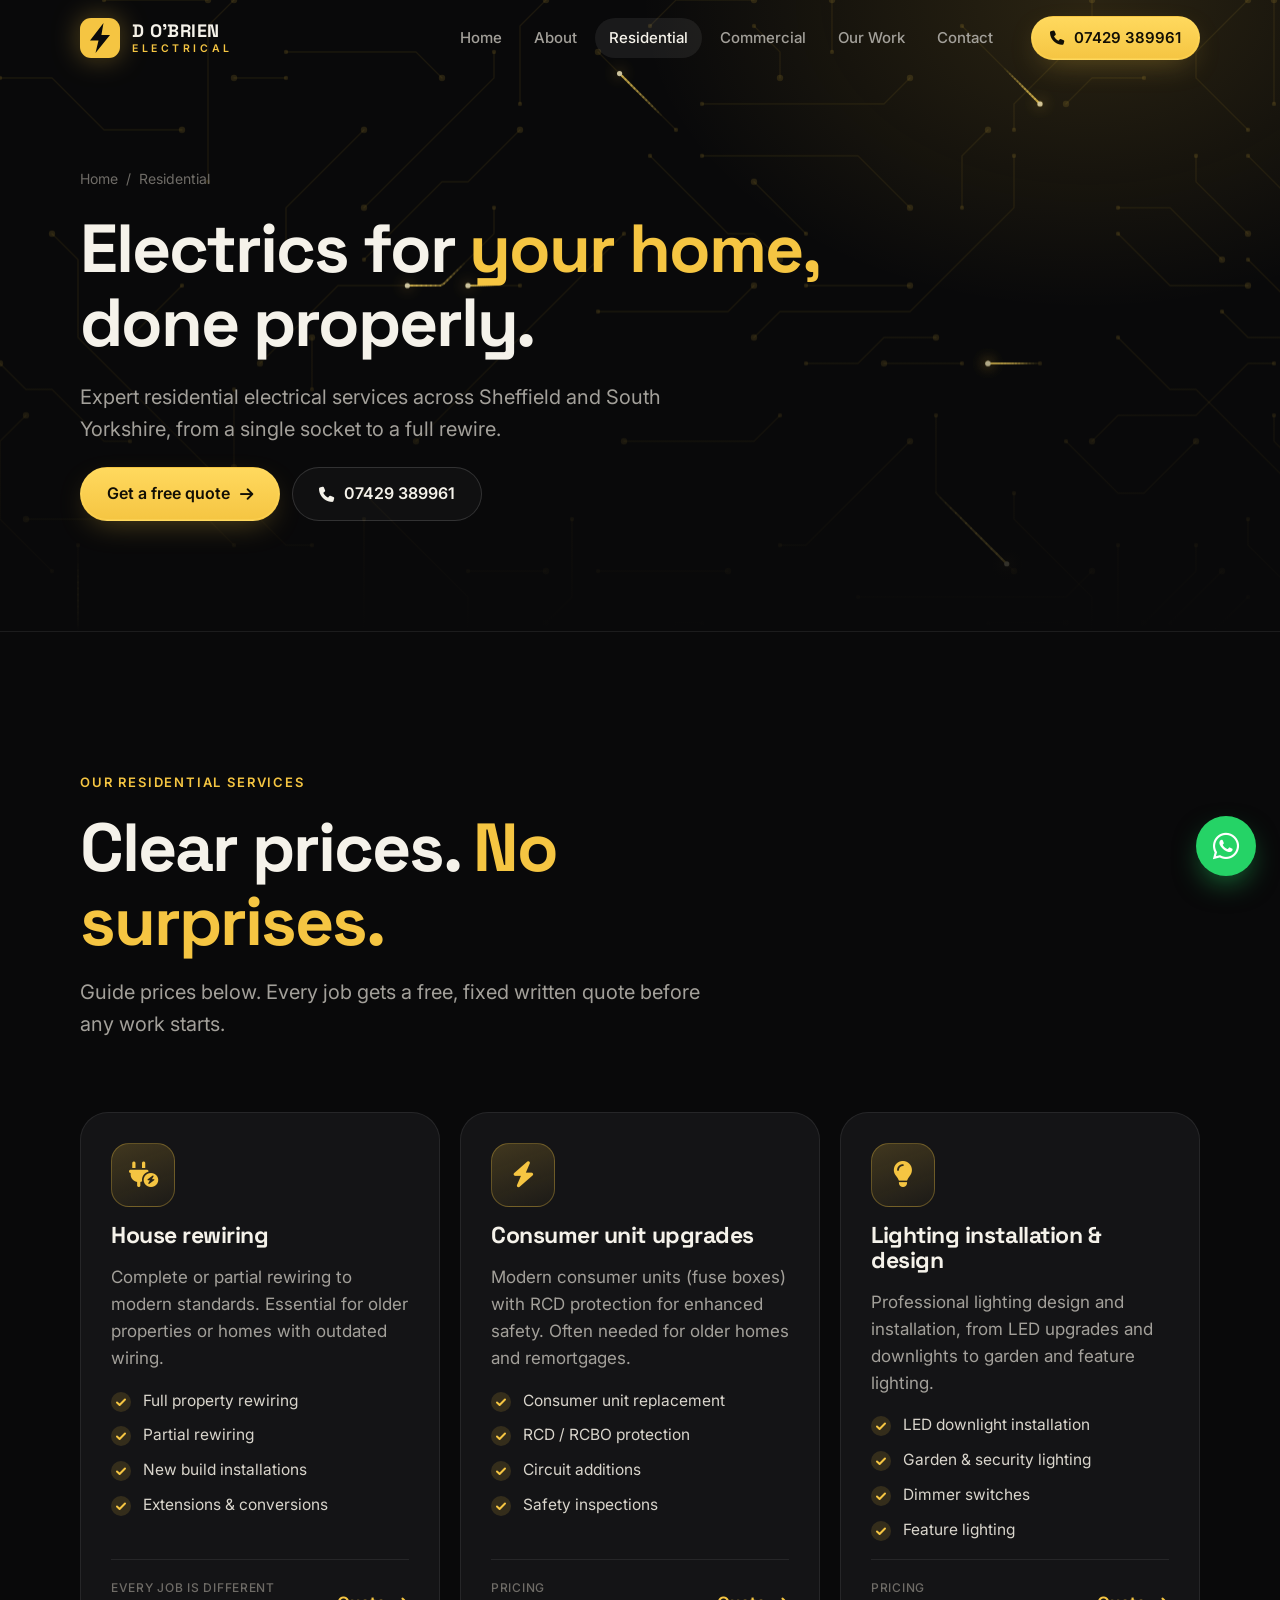
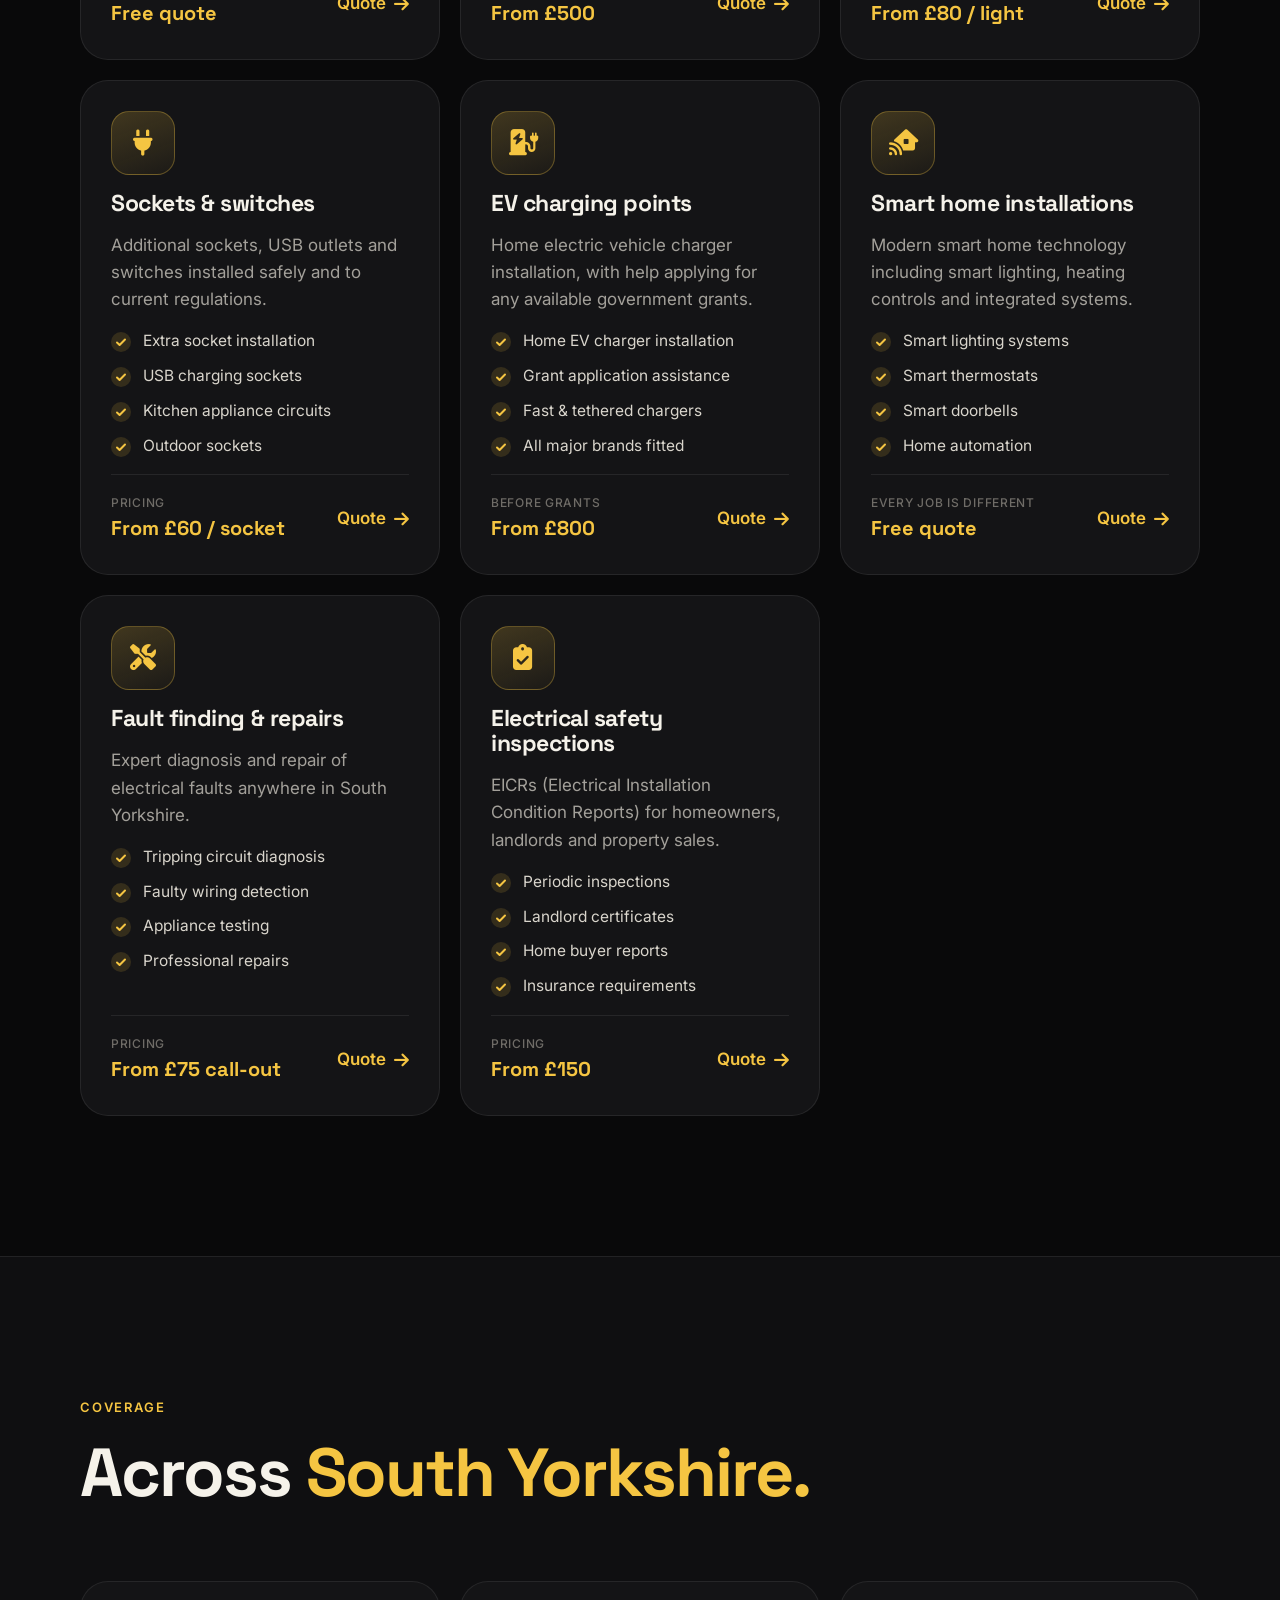
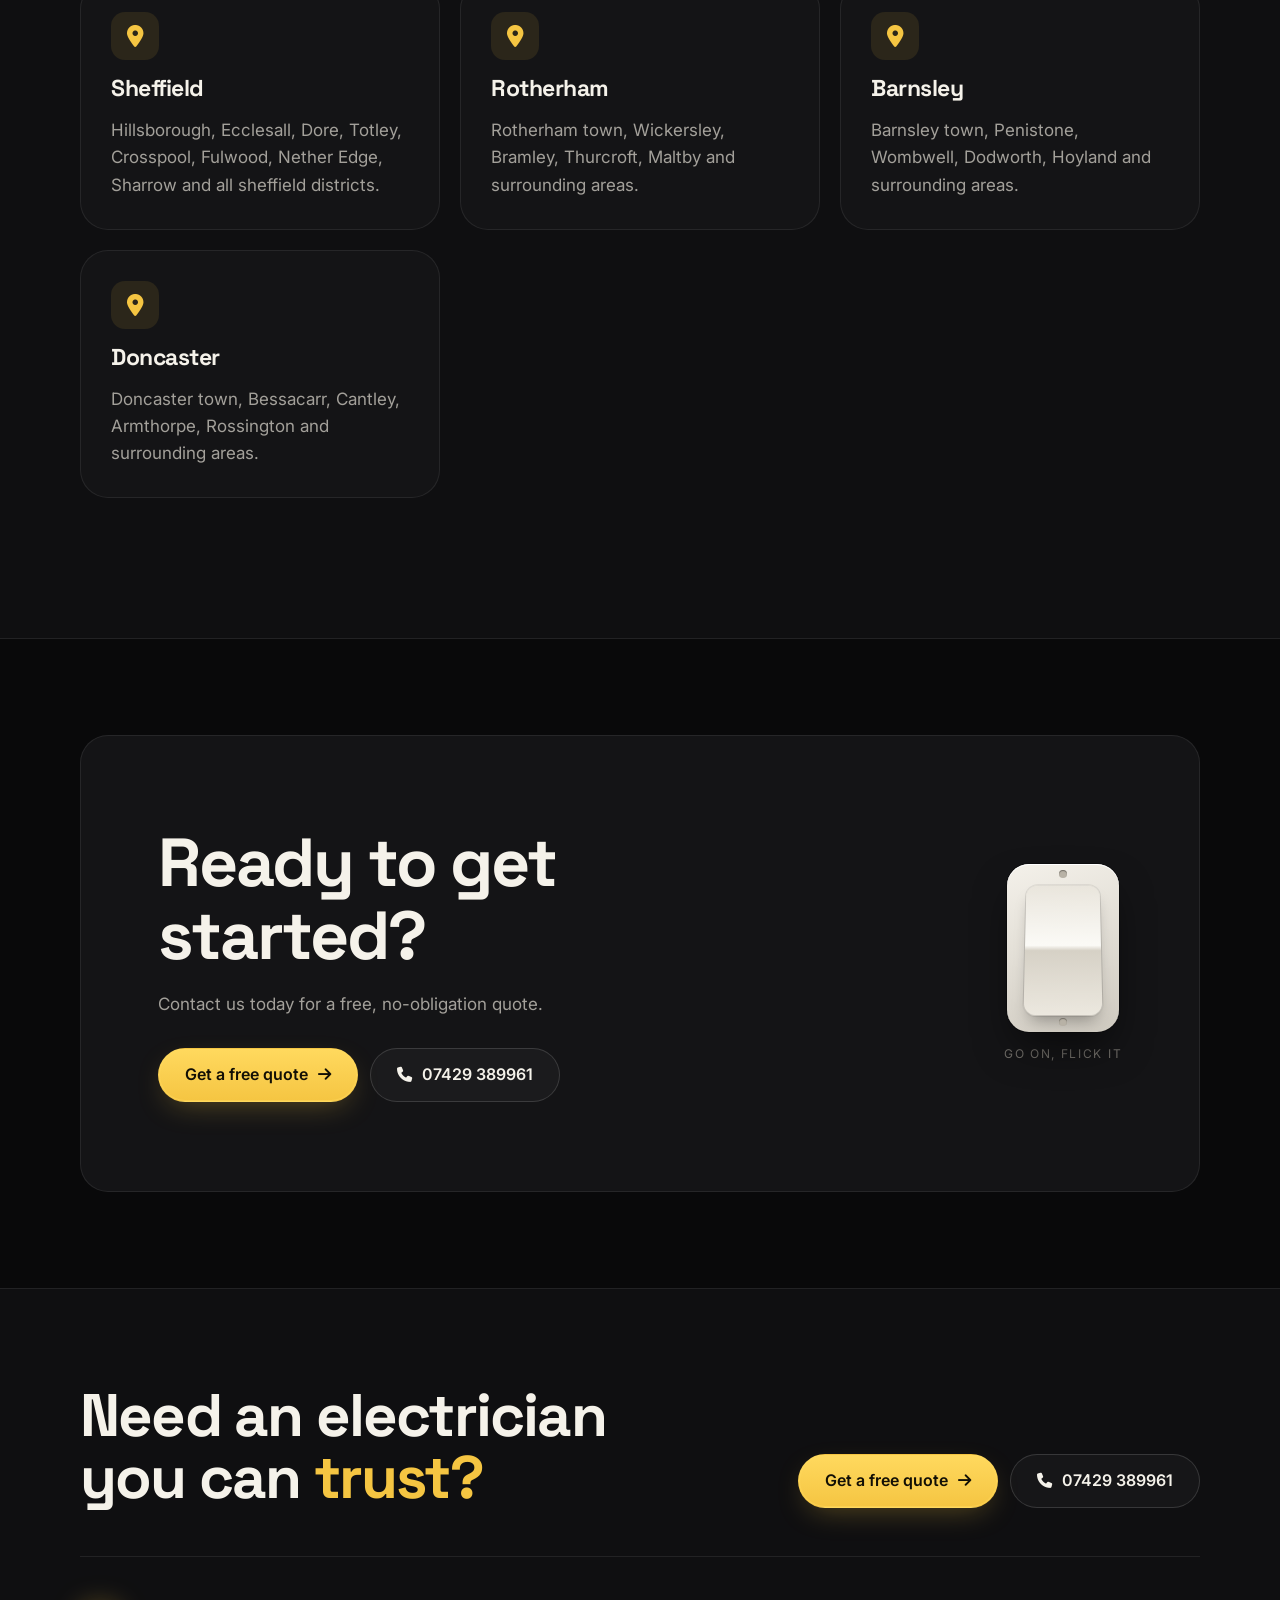
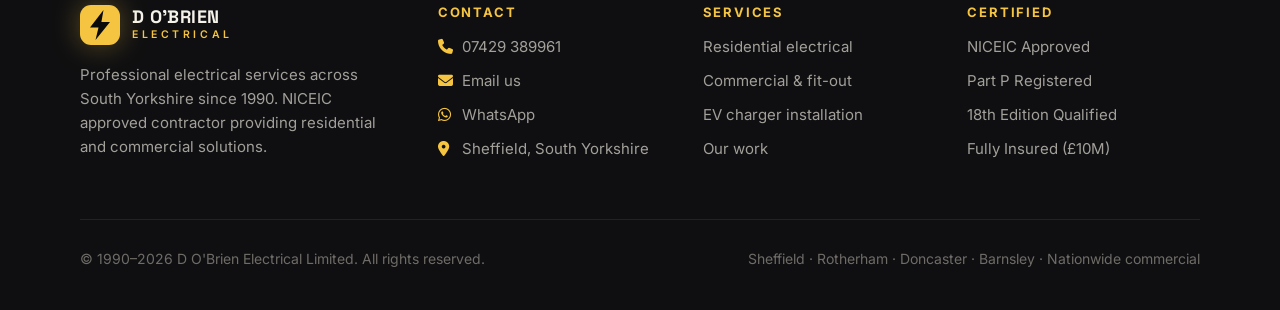
<file: residential-services.html>
<!doctype html>
<html lang="en-GB">
<head>
<meta charset="utf-8">
<meta name="viewport" content="width=device-width, initial-scale=1, viewport-fit=cover">
<title>Residential Electrician Sheffield & South Yorkshire | D O'Brien Electrical</title>
<meta name="description" content="House rewiring, consumer units, lighting, EV chargers, smart homes, fault finding and EICRs across Sheffield, Rotherham, Doncaster and Barnsley. Free quotes.">
<meta name="theme-color" content="#09090a">
<link rel="canonical" href="https://andrewgunn.github.io/dobelectrical/residential-services.html">
<meta property="og:type" content="website">
<meta property="og:locale" content="en_GB">
<meta property="og:site_name" content="D O'Brien Electrical">
<meta property="og:title" content="Residential Electrician Sheffield & South Yorkshire | D O'Brien Electrical">
<meta property="og:description" content="House rewiring, consumer units, lighting, EV chargers, smart homes, fault finding and EICRs across Sheffield, Rotherham, Doncaster and Barnsley. Free quotes.">
<meta property="og:url" content="https://andrewgunn.github.io/dobelectrical/residential-services.html">
<meta property="og:image" content="https://andrewgunn.github.io/dobelectrical/assets/img/og-image.png">
<meta name="twitter:card" content="summary_large_image">
<link rel="icon" href="assets/img/favicon.svg" type="image/svg+xml">
<link rel="apple-touch-icon" href="assets/img/apple-touch-icon.png">
<link rel="preconnect" href="https://fonts.googleapis.com">
<link rel="preconnect" href="https://fonts.gstatic.com" crossorigin>
<link rel="stylesheet" href="https://fonts.googleapis.com/css2?family=Inter:wght@400;500;600&family=Space+Grotesk:wght@500;600;700&display=swap">
<link rel="stylesheet" href="https://cdnjs.cloudflare.com/ajax/libs/font-awesome/6.5.2/css/all.min.css" crossorigin="anonymous" referrerpolicy="no-referrer">
<link rel="stylesheet" href="assets/css/style.css?v=1">
<script>document.documentElement.classList.add("js")</script>
</head>
<body>
<a class="skip" href="#main">Skip to content</a>
<header class="nav" id="nav">
  <div class="wrap nav__inner">
    <a class="brand" href="index.html" aria-label="D O'Brien Electrical, home">
      <svg class="brand__mark" viewBox="0 0 40 40" aria-hidden="true"><rect width="40" height="40" rx="11" fill="#F5C542"/><path d="M23.5 5 10 22.5h8.5L15.5 35 30 17h-8.6L23.5 5z" fill="#0A0A0B"/></svg>
      <span class="brand__text"><b>D O'BRIEN</b><small>ELECTRICAL</small></span>
    </a>
    <nav class="nav__links" aria-label="Main">
      <a href="index.html">Home</a>
      <a href="about.html">About</a>
      <a href="residential-services.html" aria-current="page">Residential</a>
      <a href="commercial-services.html">Commercial</a>
      <a href="gallery.html">Our Work</a>
      <a href="contact.html">Contact</a>
    </nav>
    <a class="btn btn--gold btn--sm nav__cta" href="tel:07429389961" aria-label="Call 07429 389961"><i class="fa-solid fa-phone" aria-hidden="true"></i><span>07429 389961</span></a>
    <button class="nav__toggle" type="button" aria-expanded="false" aria-controls="menu" aria-label="Open menu"><span></span><span></span></button>
  </div>
</header>
<div class="menu" id="menu">
  <nav aria-label="Mobile">
    <a href="index.html">Home<i class="fa-solid fa-arrow-right" aria-hidden="true"></i></a>
    <a href="about.html">About<i class="fa-solid fa-arrow-right" aria-hidden="true"></i></a>
    <a href="residential-services.html" aria-current="page">Residential<i class="fa-solid fa-arrow-right" aria-hidden="true"></i></a>
    <a href="commercial-services.html">Commercial<i class="fa-solid fa-arrow-right" aria-hidden="true"></i></a>
    <a href="gallery.html">Our Work<i class="fa-solid fa-arrow-right" aria-hidden="true"></i></a>
    <a href="contact.html">Contact<i class="fa-solid fa-arrow-right" aria-hidden="true"></i></a>
  </nav>
  <div class="btn-row">
    <a class="btn btn--gold" href="tel:07429389961"><i class="fa-solid fa-phone" aria-hidden="true"></i> Call 07429 389961</a>
    <a class="btn btn--wa" href="https://wa.me/447429389961?text=Hi!%20I%27d%20like%20to%20get%20a%20free%20quote%20for%20electrical%20services." target="_blank" rel="noopener"><i class="fa-brands fa-whatsapp" aria-hidden="true"></i> WhatsApp us</a>
  </div>
  <p class="muted">Mon–Fri 7am–6pm · Sat 8am–4pm<br><a href="mailto:Enquiries@dobelectrical.co.uk">Enquiries@dobelectrical.co.uk</a></p>
</div>
<section class="page-hero hero">
  <canvas class="hero__canvas" aria-hidden="true"></canvas>
  <div class="wrap">
    <div class="crumbs" data-fade="2"><a href="index.html">Home</a><span aria-hidden="true">/</span><span>Residential</span></div>
    <h1 class="h-lg">Electrics for <span class="gold">your home,</span> done properly.</h1>
    <p class="lead" data-fade="2">Expert residential electrical services across Sheffield and South Yorkshire, from a single socket to a full rewire.</p>
    <div class="btn-row" data-fade="3">
      <a class="btn btn--gold" href="contact.html">Get a free quote <i class="fa-solid fa-arrow-right" aria-hidden="true"></i></a>
      <a class="btn btn--ghost" href="tel:07429389961"><i class="fa-solid fa-phone" aria-hidden="true"></i> 07429 389961</a>
    </div>
  </div>
</section>

<main id="main">
<section class="section">
  <div class="wrap">
    <div class="section-head" data-reveal>
      <span class="eyebrow">Our residential services</span>
      <h2 class="h-lg">Clear prices. <span class="gold">No surprises.</span></h2>
      <p class="lead">Guide prices below. Every job gets a free, fixed written quote before any work starts.</p>
    </div>
    <div class="cards">
<article class="glow-card card" id="rewiring" data-reveal style="--d:0.00s">
  <div class="svc__top"><div class="svc__icon"><i class="fa-solid fa-plug-circle-bolt" aria-hidden="true"></i></div></div>
  <h3>House rewiring</h3><p>Complete or partial rewiring to modern standards. Essential for older properties or homes with outdated wiring.</p><ul class="ticks"><li>Full property rewiring</li><li>Partial rewiring</li><li>New build installations</li><li>Extensions &amp; conversions</li></ul>
  <div class="card__foot"><span class="price"><small>Every job is different</small>Free quote</span><a class="link-arrow" href="contact.html?service=House%20Rewiring" aria-label="Get a quote for House rewiring">Quote <i class="fa-solid fa-arrow-right" aria-hidden="true"></i></a></div>
</article>
<article class="glow-card card" id="consumer-units" data-reveal style="--d:0.06s">
  <div class="svc__top"><div class="svc__icon"><i class="fa-solid fa-bolt" aria-hidden="true"></i></div></div>
  <h3>Consumer unit upgrades</h3><p>Modern consumer units (fuse boxes) with RCD protection for enhanced safety. Often needed for older homes and remortgages.</p><ul class="ticks"><li>Consumer unit replacement</li><li>RCD / RCBO protection</li><li>Circuit additions</li><li>Safety inspections</li></ul>
  <div class="card__foot"><span class="price"><small>Pricing</small>From £500</span><a class="link-arrow" href="contact.html?service=Consumer%20Unit%20Upgrade" aria-label="Get a quote for Consumer unit upgrades">Quote <i class="fa-solid fa-arrow-right" aria-hidden="true"></i></a></div>
</article>
<article class="glow-card card" id="lighting" data-reveal style="--d:0.12s">
  <div class="svc__top"><div class="svc__icon"><i class="fa-solid fa-lightbulb" aria-hidden="true"></i></div></div>
  <h3>Lighting installation &amp; design</h3><p>Professional lighting design and installation, from LED upgrades and downlights to garden and feature lighting.</p><ul class="ticks"><li>LED downlight installation</li><li>Garden &amp; security lighting</li><li>Dimmer switches</li><li>Feature lighting</li></ul>
  <div class="card__foot"><span class="price"><small>Pricing</small>From £80 / light</span><a class="link-arrow" href="contact.html?service=Lighting%20Installation" aria-label="Get a quote for Lighting installation &amp; design">Quote <i class="fa-solid fa-arrow-right" aria-hidden="true"></i></a></div>
</article>
<article class="glow-card card" id="sockets" data-reveal style="--d:0.00s">
  <div class="svc__top"><div class="svc__icon"><i class="fa-solid fa-plug" aria-hidden="true"></i></div></div>
  <h3>Sockets &amp; switches</h3><p>Additional sockets, USB outlets and switches installed safely and to current regulations.</p><ul class="ticks"><li>Extra socket installation</li><li>USB charging sockets</li><li>Kitchen appliance circuits</li><li>Outdoor sockets</li></ul>
  <div class="card__foot"><span class="price"><small>Pricing</small>From £60 / socket</span><a class="link-arrow" href="contact.html?service=Socket%2FSwitch%20Installation" aria-label="Get a quote for Sockets &amp; switches">Quote <i class="fa-solid fa-arrow-right" aria-hidden="true"></i></a></div>
</article>
<article class="glow-card card" id="ev-charging" data-reveal style="--d:0.06s">
  <div class="svc__top"><div class="svc__icon"><i class="fa-solid fa-charging-station" aria-hidden="true"></i></div></div>
  <h3>EV charging points</h3><p>Home electric vehicle charger installation, with help applying for any available government grants.</p><ul class="ticks"><li>Home EV charger installation</li><li>Grant application assistance</li><li>Fast &amp; tethered chargers</li><li>All major brands fitted</li></ul>
  <div class="card__foot"><span class="price"><small>Before grants</small>From £800</span><a class="link-arrow" href="contact.html?service=EV%20Charging%20Point" aria-label="Get a quote for EV charging points">Quote <i class="fa-solid fa-arrow-right" aria-hidden="true"></i></a></div>
</article>
<article class="glow-card card" id="smart-home" data-reveal style="--d:0.12s">
  <div class="svc__top"><div class="svc__icon"><i class="fa-solid fa-house-signal" aria-hidden="true"></i></div></div>
  <h3>Smart home installations</h3><p>Modern smart home technology including smart lighting, heating controls and integrated systems.</p><ul class="ticks"><li>Smart lighting systems</li><li>Smart thermostats</li><li>Smart doorbells</li><li>Home automation</li></ul>
  <div class="card__foot"><span class="price"><small>Every job is different</small>Free quote</span><a class="link-arrow" href="contact.html?service=Smart%20Home%20Installation" aria-label="Get a quote for Smart home installations">Quote <i class="fa-solid fa-arrow-right" aria-hidden="true"></i></a></div>
</article>
<article class="glow-card card" id="faults" data-reveal style="--d:0.00s">
  <div class="svc__top"><div class="svc__icon"><i class="fa-solid fa-screwdriver-wrench" aria-hidden="true"></i></div></div>
  <h3>Fault finding &amp; repairs</h3><p>Expert diagnosis and repair of electrical faults anywhere in South Yorkshire.</p><ul class="ticks"><li>Tripping circuit diagnosis</li><li>Faulty wiring detection</li><li>Appliance testing</li><li>Professional repairs</li></ul>
  <div class="card__foot"><span class="price"><small>Pricing</small>From £75 call-out</span><a class="link-arrow" href="contact.html?service=Fault%20Finding" aria-label="Get a quote for Fault finding &amp; repairs">Quote <i class="fa-solid fa-arrow-right" aria-hidden="true"></i></a></div>
</article>
<article class="glow-card card" id="eicr" data-reveal style="--d:0.06s">
  <div class="svc__top"><div class="svc__icon"><i class="fa-solid fa-clipboard-check" aria-hidden="true"></i></div></div>
  <h3>Electrical safety inspections</h3><p>EICRs (Electrical Installation Condition Reports) for homeowners, landlords and property sales.</p><ul class="ticks"><li>Periodic inspections</li><li>Landlord certificates</li><li>Home buyer reports</li><li>Insurance requirements</li></ul>
  <div class="card__foot"><span class="price"><small>Pricing</small>From £150</span><a class="link-arrow" href="contact.html?service=Other" aria-label="Get a quote for Electrical safety inspections">Quote <i class="fa-solid fa-arrow-right" aria-hidden="true"></i></a></div>
</article>
    </div>
  </div>
</section>

<section class="section section--alt">
  <div class="wrap">
    <div class="section-head" data-reveal>
      <span class="eyebrow">Coverage</span>
      <h2 class="h-lg">Across <span class="gold">South Yorkshire.</span></h2>
    </div>
    <div class="cards"><div class="glow-card card" data-reveal style="--d:0.00s"><div class="tile__icon"><i class="fa-solid fa-location-dot" aria-hidden="true"></i></div><h3>Sheffield</h3><p>Hillsborough, Ecclesall, Dore, Totley, Crosspool, Fulwood, Nether Edge, Sharrow and all sheffield districts.</p></div><div class="glow-card card" data-reveal style="--d:0.06s"><div class="tile__icon"><i class="fa-solid fa-location-dot" aria-hidden="true"></i></div><h3>Rotherham</h3><p>Rotherham town, Wickersley, Bramley, Thurcroft, Maltby and surrounding areas.</p></div><div class="glow-card card" data-reveal style="--d:0.12s"><div class="tile__icon"><i class="fa-solid fa-location-dot" aria-hidden="true"></i></div><h3>Barnsley</h3><p>Barnsley town, Penistone, Wombwell, Dodworth, Hoyland and surrounding areas.</p></div><div class="glow-card card" data-reveal style="--d:0.18s"><div class="tile__icon"><i class="fa-solid fa-location-dot" aria-hidden="true"></i></div><h3>Doncaster</h3><p>Doncaster town, Bessacarr, Cantley, Armthorpe, Rossington and surrounding areas.</p></div></div>
  </div>
</section>
<section class="section--tight">
  <div class="wrap">
    <div class="cta" data-reveal>
      <div>
        <h2 class="h-lg">Ready to get started?</h2>
        <p>Contact us today for a free, no-obligation quote.</p>
        <div class="btn-row">
          <a class="btn btn--gold" href="contact.html">Get a free quote <i class="fa-solid fa-arrow-right" aria-hidden="true"></i></a>
          <a class="btn btn--ghost" href="tel:07429389961"><i class="fa-solid fa-phone" aria-hidden="true"></i> 07429 389961</a>
        </div>
      </div>
      <div class="switch-wrap">
        <button class="switch" type="button" role="switch" aria-checked="false" aria-label="Light switch"><span class="switch__rocker"></span><span class="switch__screw"></span><span class="switch__screw"></span></button>
        <small>Go on, flick it</small>
      </div>
    </div>
  </div>
</section>

</main>
<footer class="footer">
  <div class="wrap">
    <div class="footer__top">
      <p class="footer__big">Need an electrician you can <span class="gold">trust?</span></p>
      <div class="btn-row">
        <a class="btn btn--gold" href="contact.html">Get a free quote <i class="fa-solid fa-arrow-right" aria-hidden="true"></i></a>
        <a class="btn btn--ghost" href="tel:07429389961"><i class="fa-solid fa-phone" aria-hidden="true"></i> 07429 389961</a>
      </div>
    </div>
    <div class="footer__grid">
      <div>
        <a class="brand" href="index.html" aria-label="D O'Brien Electrical, home"><svg class="brand__mark" viewBox="0 0 40 40" aria-hidden="true"><rect width="40" height="40" rx="11" fill="#F5C542"/><path d="M23.5 5 10 22.5h8.5L15.5 35 30 17h-8.6L23.5 5z" fill="#0A0A0B"/></svg><span class="brand__text"><b>D O'BRIEN</b><small>ELECTRICAL</small></span></a>
        <p class="footer__about">Professional electrical services across South Yorkshire since 1990. NICEIC approved contractor providing residential and commercial solutions.</p>
      </div>
      <div>
        <h4>Contact</h4>
        <ul>
          <li><a href="tel:07429389961"><i class="fa-solid fa-phone" aria-hidden="true"></i> 07429 389961</a></li>
          <li><a href="mailto:Enquiries@dobelectrical.co.uk"><i class="fa-solid fa-envelope" aria-hidden="true"></i> Email us</a></li>
          <li><a href="https://wa.me/447429389961?text=Hi!%20I%27d%20like%20to%20get%20a%20free%20quote%20for%20electrical%20services." target="_blank" rel="noopener"><i class="fa-brands fa-whatsapp" aria-hidden="true"></i> WhatsApp</a></li>
          <li><i class="fa-solid fa-location-dot" aria-hidden="true"></i> Sheffield, South Yorkshire</li>
        </ul>
      </div>
      <div>
        <h4>Services</h4>
        <ul>
          <li><a href="residential-services.html">Residential electrical</a></li>
          <li><a href="commercial-services.html">Commercial &amp; fit-out</a></li>
          <li><a href="residential-services.html#ev-charging">EV charger installation</a></li>
          <li><a href="gallery.html">Our work</a></li>
        </ul>
      </div>
      <div>
        <h4>Certified</h4>
        <ul>
          <li>NICEIC Approved</li>
          <li>Part P Registered</li>
          <li>18th Edition Qualified</li>
          <li>Fully Insured (£10M)</li>
        </ul>
      </div>
    </div>
    <div class="footer__bottom">
      <span>© 1990–<span data-year>2026</span> D O'Brien Electrical Limited. All rights reserved.</span>
      <span>Sheffield · Rotherham · Doncaster · Barnsley · Nationwide commercial</span>
    </div>
  </div>
</footer>
<a class="fab-wa" href="https://wa.me/447429389961?text=Hi!%20I%27d%20like%20to%20get%20a%20free%20quote%20for%20electrical%20services." target="_blank" rel="noopener" aria-label="Chat on WhatsApp"><i class="fa-brands fa-whatsapp" aria-hidden="true"></i></a>
<nav class="actionbar" aria-label="Quick contact">
  <a href="tel:07429389961"><i class="fa-solid fa-phone" aria-hidden="true"></i> Call</a>
  <a href="https://wa.me/447429389961?text=Hi!%20I%27d%20like%20to%20get%20a%20free%20quote%20for%20electrical%20services." target="_blank" rel="noopener"><i class="fa-brands fa-whatsapp" aria-hidden="true"></i> WhatsApp</a>
  <a href="contact.html"><i class="fa-solid fa-file-pen" aria-hidden="true"></i> Quote</a>
</nav>
<script src="assets/js/main.js?v=1" defer></script>
</body>
</html>
</file>
<file: assets/css/style.css>
/* D O'Brien Electrical — site styles */

:root {
  --bg: #09090a;
  --bg-2: #0f0f11;
  --surface: #141416;
  --surface-2: #1b1b1e;
  --line: rgba(255, 255, 255, 0.08);
  --line-2: rgba(255, 255, 255, 0.14);
  --text: #f5f2ea;
  --muted: #a3a09a;
  --dim: #6f6c67;
  --gold: #f5c542;
  --gold-2: #ffd95e;
  --gold-deep: #c99a17;
  --gold-glow: rgba(245, 197, 66, 0.35);
  --wa: #25d366;

  --font-display: "Space Grotesk", system-ui, sans-serif;
  --font-body: "Inter", system-ui, -apple-system, "Segoe UI", sans-serif;

  --radius: 18px;
  --radius-lg: 28px;
  --wrap: 1200px;
  --gutter: clamp(16px, 4vw, 40px);
  --ease: cubic-bezier(0.2, 0.7, 0.2, 1);
}

*,
*::before,
*::after { box-sizing: border-box; }

html { -webkit-text-size-adjust: 100%; scroll-behavior: smooth; }
@media (prefers-reduced-motion: reduce) { html { scroll-behavior: auto; } }

body {
  margin: 0;
  background: var(--bg);
  color: var(--text);
  font-family: var(--font-body);
  font-size: 17px;
  line-height: 1.6;
  -webkit-font-smoothing: antialiased;
  overflow-x: hidden;
}

img, svg, canvas { display: block; max-width: 100%; }
a { color: inherit; text-decoration: none; }
button { font: inherit; color: inherit; cursor: pointer; }
h1, h2, h3, h4 { font-family: var(--font-display); line-height: 1.08; margin: 0; letter-spacing: -0.02em; font-weight: 700; }
p { margin: 0; }
ul { margin: 0; padding: 0; list-style: none; }
::selection { background: var(--gold); color: #000; }

:focus-visible { outline: 2px solid var(--gold); outline-offset: 3px; border-radius: 6px; }

.skip {
  position: absolute; left: 12px; top: -60px; z-index: 200;
  background: var(--gold); color: #000; padding: 10px 16px; border-radius: 10px; font-weight: 600;
}
.skip:focus { top: 12px; }

.wrap { width: 100%; max-width: var(--wrap); margin: 0 auto; padding: 0 var(--gutter); }
.section { padding: clamp(72px, 11vw, 140px) 0; position: relative; }
.section--tight { padding: clamp(56px, 8vw, 96px) 0; }
.section--alt { background: var(--bg-2); border-top: 1px solid var(--line); border-bottom: 1px solid var(--line); }

.eyebrow {
  display: inline-flex; align-items: center; gap: 10px;
  font-size: 13px; font-weight: 600; letter-spacing: 0.14em; text-transform: uppercase;
  color: var(--gold);
}
.eyebrow .dot {
  width: 8px; height: 8px; border-radius: 50%; background: var(--gold);
  box-shadow: 0 0 0 0 var(--gold-glow); animation: ping 2.2s infinite;
}
@keyframes ping {
  0% { box-shadow: 0 0 0 0 rgba(245, 197, 66, 0.6); }
  80%, 100% { box-shadow: 0 0 0 12px rgba(245, 197, 66, 0); }
}

.h-xl { font-size: clamp(44px, 7.2vw, 100px); letter-spacing: -0.035em; line-height: 1; }
.h-lg { font-size: clamp(34px, 5.4vw, 68px); letter-spacing: -0.03em; }
.h-md { font-size: clamp(24px, 2.8vw, 34px); }
.lead { font-size: clamp(17px, 1.6vw, 20px); color: var(--muted); max-width: 640px; }
.gold { color: var(--gold); }
.muted { color: var(--muted); }

.section-head { display: grid; gap: 18px; margin-bottom: clamp(40px, 6vw, 72px); max-width: 760px; }
.section-head--center { margin-left: auto; margin-right: auto; text-align: center; justify-items: center; }

/* Buttons */
.btn {
  --h: 54px;
  position: relative; display: inline-flex; align-items: center; justify-content: center; gap: 10px;
  height: var(--h); padding: 0 26px; border-radius: 999px; border: 1px solid transparent;
  font-weight: 600; font-size: 16px; white-space: nowrap;
  transition: transform 0.25s var(--ease), box-shadow 0.25s var(--ease), background 0.25s, border-color 0.25s, color 0.25s;
}
.btn i { font-size: 0.95em; }
.btn--gold {
  background: linear-gradient(180deg, var(--gold-2), var(--gold));
  color: #120f05;
  box-shadow: 0 0 0 1px rgba(255, 217, 94, 0.5) inset, 0 10px 30px -10px var(--gold-glow);
}
.btn--gold:hover { transform: translateY(-2px); box-shadow: 0 0 0 1px rgba(255, 217, 94, 0.7) inset, 0 16px 44px -10px rgba(245, 197, 66, 0.6); }
.btn--ghost { border-color: var(--line-2); background: rgba(255, 255, 255, 0.03); }
.btn--ghost:hover { border-color: var(--gold); color: var(--gold); transform: translateY(-2px); }
.btn--wa { background: var(--wa); color: #04260f; }
.btn--wa:hover { transform: translateY(-2px); box-shadow: 0 14px 40px -12px rgba(37, 211, 102, 0.6); }
.btn--sm { --h: 44px; padding: 0 18px; font-size: 15px; }
.btn-row { display: flex; flex-wrap: wrap; gap: 12px; }

.link-arrow { display: inline-flex; align-items: center; gap: 8px; color: var(--gold); font-weight: 600; }
.link-arrow i { transition: transform 0.25s var(--ease); }
.link-arrow:hover i { transform: translateX(4px); }

/* Nav */
.nav {
  position: fixed; inset: 0 0 auto 0; z-index: 100;
  transition: background 0.3s, border-color 0.3s, backdrop-filter 0.3s;
  border-bottom: 1px solid transparent;
}
.nav.is-scrolled, .nav.is-open {
  background: rgba(9, 9, 10, 0.78);
  backdrop-filter: blur(16px) saturate(140%);
  -webkit-backdrop-filter: blur(16px) saturate(140%);
  border-color: var(--line);
}
.nav__inner { display: flex; align-items: center; gap: 24px; height: 76px; }
.brand { display: flex; align-items: center; gap: 12px; margin-right: auto; }
.brand__mark { width: 40px; height: 40px; flex: none; filter: drop-shadow(0 0 14px rgba(245, 197, 66, 0.35)); }
.brand__text { display: grid; line-height: 1; }
.brand__text b { font-family: var(--font-display); font-size: 18px; letter-spacing: 0.02em; }
.brand__text small { font-size: 10.5px; letter-spacing: 0.34em; color: var(--gold); margin-top: 4px; font-weight: 600; }
.nav__links { display: flex; gap: 4px; }
.nav__links a {
  padding: 8px 14px; border-radius: 999px; font-size: 15px; font-weight: 500; color: var(--muted);
  transition: color 0.2s, background 0.2s;
}
.nav__links a:hover { color: var(--text); background: rgba(255, 255, 255, 0.05); }
.nav__links a[aria-current="page"] { color: var(--text); background: rgba(255, 255, 255, 0.07); }
.nav__toggle {
  display: none; width: 46px; height: 46px; border-radius: 50%;
  border: 1px solid var(--line-2); background: rgba(255, 255, 255, 0.03);
  position: relative;
}
.nav__toggle span {
  position: absolute; left: 13px; right: 13px; height: 2px; background: var(--text); border-radius: 2px;
  transition: transform 0.3s var(--ease), top 0.3s var(--ease);
}
.nav__toggle span:nth-child(1) { top: 18px; }
.nav__toggle span:nth-child(2) { top: 26px; }
.nav.is-open .nav__toggle span:nth-child(1) { top: 22px; transform: rotate(45deg); }
.nav.is-open .nav__toggle span:nth-child(2) { top: 22px; transform: rotate(-45deg); }

.menu {
  position: fixed; inset: 0; z-index: 90; padding: 100px var(--gutter) 40px;
  background: var(--bg);
  display: flex; flex-direction: column; gap: 28px;
  opacity: 0; visibility: hidden; transition: opacity 0.3s, visibility 0.3s;
  overflow-y: auto;
}
.menu.is-open { opacity: 1; visibility: visible; }
.menu nav { display: grid; }
.menu nav a {
  font-family: var(--font-display); font-size: clamp(32px, 9vw, 48px); font-weight: 700; letter-spacing: -0.02em;
  padding: 6px 0; border-bottom: 1px solid var(--line);
  display: flex; justify-content: space-between; align-items: center;
  transform: translateY(16px); opacity: 0; transition: transform 0.5s var(--ease), opacity 0.5s var(--ease), color 0.2s;
}
.menu nav a i { font-size: 18px; color: var(--dim); }
.menu nav a[aria-current="page"] { color: var(--gold); }
.menu.is-open nav a { transform: none; opacity: 1; }
.menu.is-open nav a:nth-child(2) { transition-delay: 0.04s; }
.menu.is-open nav a:nth-child(3) { transition-delay: 0.08s; }
.menu.is-open nav a:nth-child(4) { transition-delay: 0.12s; }
.menu.is-open nav a:nth-child(5) { transition-delay: 0.16s; }
.menu.is-open nav a:nth-child(6) { transition-delay: 0.2s; }
.menu .btn-row .btn { flex: 1 1 200px; }

@media (max-width: 960px) {
  .nav__links { display: none; }
  .nav__toggle { display: block; }
}
@media (max-width: 560px) {
  .nav__cta span { display: none; }
  .nav__cta { width: 46px; padding: 0; }
  .nav__inner { gap: 10px; height: 68px; }
}

/* Hero */
.hero {
  position: relative; min-height: 100svh; display: flex; align-items: center;
  padding: 120px 0 64px; overflow: hidden; isolation: isolate;
}
.hero__canvas { position: absolute; inset: 0; width: 100%; height: 100%; z-index: -2; }
.hero::before {
  content: ""; position: absolute; inset: 0; z-index: -1; pointer-events: none;
  background:
    radial-gradient(60% 50% at 70% 30%, rgba(245, 197, 66, 0.12), transparent 70%),
    radial-gradient(40% 40% at 10% 90%, rgba(245, 197, 66, 0.06), transparent 70%),
    linear-gradient(180deg, transparent 60%, var(--bg) 100%);
}
.hero__inner { display: grid; gap: 24px; }
.hero__title { max-width: 14ch; }
.hero__title .line { display: block; padding-bottom: 0.04em; }
.hero__title .line > span { display: inline-block; }
.js .hero__title .line > span { transform: translateY(60%); clip-path: inset(0 0 100% 0); animation: rise 1s var(--ease) forwards; }
.js .hero__title .line:nth-child(2) > span { animation-delay: 0.12s; }
.js .hero__title .line:nth-child(3) > span { animation-delay: 0.24s; }
@keyframes rise { to { transform: none; clip-path: inset(-50% -50% -50% -50%); } }

.neon {
  color: var(--gold);
  text-shadow: 0 0 18px rgba(245, 197, 66, 0.55), 0 0 60px rgba(245, 197, 66, 0.3);
  animation: flicker 4.5s 1.2s infinite;
}
@keyframes flicker {
  0%, 18%, 22%, 25%, 53%, 57%, 100% {
    opacity: 1;
    text-shadow: 0 0 18px rgba(245, 197, 66, 0.55), 0 0 60px rgba(245, 197, 66, 0.3);
  }
  20%, 24%, 55% { opacity: 0.55; text-shadow: none; }
}

.hero__sub { font-size: clamp(18px, 1.9vw, 22px); color: var(--muted); max-width: 600px; }
.hero__sub strong { color: var(--text); font-weight: 600; }
.js .hero [data-fade] { opacity: 0; transform: translateY(14px); animation: fadeUp 0.9s var(--ease) forwards; }
.js .hero [data-fade="2"] { animation-delay: 0.45s; }
.js .hero [data-fade="3"] { animation-delay: 0.6s; }
.js .hero [data-fade="4"] { animation-delay: 0.75s; }
@keyframes fadeUp { to { opacity: 1; transform: none; } }

.stats {
  display: grid; grid-template-columns: repeat(4, 1fr);
  border: 1px solid var(--line); border-radius: var(--radius-lg);
  background: rgba(20, 20, 22, 0.6);
  backdrop-filter: blur(10px); -webkit-backdrop-filter: blur(10px);
  margin-top: 16px; overflow: hidden;
}
.stat { padding: 24px 26px; border-left: 1px solid var(--line); }
.stat:first-child { border-left: 0; }
.stat b {
  display: block; font-family: var(--font-display); font-size: clamp(30px, 3.6vw, 44px); line-height: 1;
  letter-spacing: -0.03em;
}
.stat > span { display: block; margin-top: 8px; color: var(--muted); font-size: 14px; }
@media (max-width: 760px) {
  .stats { grid-template-columns: repeat(2, 1fr); }
  .stat:nth-child(3) { border-left: 0; }
  .stat:nth-child(n + 3) { border-top: 1px solid var(--line); }
  .stat { padding: 20px; }
}

.scroll-cue {
  position: absolute; left: 50%; bottom: 24px; transform: translateX(-50%);
  width: 26px; height: 42px; border: 1.5px solid var(--line-2); border-radius: 20px;
}
.scroll-cue::after {
  content: ""; position: absolute; left: 50%; top: 8px; width: 4px; height: 8px; margin-left: -2px;
  border-radius: 2px; background: var(--gold); animation: cue 1.8s infinite;
}
@keyframes cue { 0% { opacity: 0; transform: translateY(0); } 30% { opacity: 1; } 100% { opacity: 0; transform: translateY(14px); } }
@media (max-height: 760px), (max-width: 760px) { .scroll-cue { display: none; } }

/* Page hero (inner pages) */
.page-hero {
  position: relative; display: block; min-height: 0; padding: 168px 0 clamp(64px, 9vw, 110px); overflow: hidden; isolation: isolate;
  border-bottom: 1px solid var(--line);
}
.page-hero .hero__canvas { opacity: 0.8; }
.page-hero::before {
  content: ""; position: absolute; inset: 0; z-index: -1; pointer-events: none;
  background: radial-gradient(50% 70% at 85% 0%, rgba(245, 197, 66, 0.14), transparent 70%),
    linear-gradient(180deg, transparent 50%, var(--bg) 100%);
}
.page-hero .wrap { display: grid; gap: 22px; }
.page-hero h1 { max-width: 18ch; }
.crumbs { display: flex; gap: 8px; font-size: 14px; color: var(--dim); }
.crumbs a:hover { color: var(--gold); }

/* Ticker */
.ticker {
  border-top: 1px solid var(--line); border-bottom: 1px solid var(--line);
  background: var(--bg-2); overflow: hidden; padding: 22px 0;
  -webkit-mask-image: linear-gradient(90deg, transparent, #000 10%, #000 90%, transparent);
  mask-image: linear-gradient(90deg, transparent, #000 10%, #000 90%, transparent);
}
.ticker__track { display: flex; width: max-content; animation: marquee 40s linear infinite; }
.ticker:hover .ticker__track { animation-play-state: paused; }
.ticker__track span {
  display: inline-flex; align-items: center; gap: 28px; padding-right: 28px;
  font-family: var(--font-display); font-weight: 600; font-size: clamp(20px, 2.4vw, 28px); white-space: nowrap;
  color: var(--muted);
}
.ticker__track span i { color: var(--gold); font-size: 0.7em; }
@keyframes marquee { to { transform: translateX(-50%); } }
@media (prefers-reduced-motion: reduce) { .ticker__track { animation: none; } }

/* Glow cards (cursor spotlight) */
.glow-card {
  --mx: 50%; --my: 0%;
  position: relative; border-radius: var(--radius-lg);
  background: var(--surface); border: 1px solid var(--line);
  overflow: hidden; isolation: isolate;
  transition: border-color 0.3s, transform 0.4s var(--ease);
}
.glow-card::before {
  content: ""; position: absolute; inset: 0; z-index: -1; opacity: 0; transition: opacity 0.4s;
  background: radial-gradient(420px circle at var(--mx) var(--my), rgba(245, 197, 66, 0.13), transparent 60%);
}
.glow-card::after {
  content: ""; position: absolute; inset: 0; border-radius: inherit; padding: 1px; pointer-events: none;
  background: radial-gradient(300px circle at var(--mx) var(--my), rgba(245, 197, 66, 0.7), transparent 60%);
  -webkit-mask: linear-gradient(#000 0 0) content-box, linear-gradient(#000 0 0);
  -webkit-mask-composite: xor; mask-composite: exclude;
  opacity: 0; transition: opacity 0.4s;
}
.glow-card:hover::before, .glow-card:hover::after { opacity: 1; }

/* Service split */
.split { display: grid; grid-template-columns: 1fr 1fr; gap: 20px; }
@media (max-width: 860px) { .split { grid-template-columns: 1fr; } }
.svc { padding: clamp(28px, 4vw, 48px); display: flex; flex-direction: column; gap: 22px; min-height: 100%; }
.svc__top { display: flex; justify-content: space-between; align-items: flex-start; gap: 16px; }
.svc__icon {
  width: 64px; height: 64px; border-radius: 18px; display: grid; place-items: center; font-size: 26px;
  background: linear-gradient(160deg, rgba(245, 197, 66, 0.2), rgba(245, 197, 66, 0.04));
  border: 1px solid rgba(245, 197, 66, 0.3); color: var(--gold);
}
.pill {
  display: inline-flex; align-items: center; gap: 8px; padding: 6px 12px; border-radius: 999px;
  font-size: 13px; font-weight: 600; border: 1px solid var(--line-2); color: var(--muted); white-space: nowrap;
}
.pill i { color: var(--gold); }
.ticks { display: grid; gap: 12px; }
.ticks li { display: flex; gap: 12px; align-items: flex-start; color: #d9d5cc; }
.ticks li::before {
  content: ""; flex: none; width: 20px; height: 20px; margin-top: 3px; border-radius: 50%;
  background: rgba(245, 197, 66, 0.14) url("data:image/svg+xml,%3Csvg xmlns='http://www.w3.org/2000/svg' viewBox='0 0 20 20'%3E%3Cpath d='M6 10.5l2.6 2.5L14 7.5' fill='none' stroke='%23f5c542' stroke-width='2' stroke-linecap='round' stroke-linejoin='round'/%3E%3C/svg%3E") center/100% no-repeat;
}
.ticks--2 { grid-template-columns: 1fr 1fr; gap: 12px 24px; }
@media (max-width: 560px) { .ticks--2 { grid-template-columns: 1fr; } }
.svc .link-arrow { margin-top: auto; }

/* Bento */
.bento { display: grid; grid-template-columns: repeat(6, 1fr); gap: 20px; }
.bento > * { grid-column: span 2; }
.bento > .wide { grid-column: span 4; }
.bento > .half { grid-column: span 3; }
@media (max-width: 960px) {
  .bento { grid-template-columns: repeat(2, 1fr); }
  .bento > *, .bento > .half { grid-column: span 1; }
  .bento > .wide { grid-column: span 2; }
}
@media (max-width: 600px) {
  .bento { grid-template-columns: 1fr; }
  .bento > *, .bento > .wide, .bento > .half { grid-column: span 1; }
}
.tile { padding: 30px; display: flex; flex-direction: column; gap: 14px; }
.tile__icon { font-size: 22px; color: var(--gold); width: 48px; height: 48px; display: grid; place-items: center; border-radius: 14px; background: rgba(245, 197, 66, 0.1); }
.tile h3 { font-size: 22px; }
.tile p { color: var(--muted); }
.tile--feature { justify-content: flex-end; min-height: 320px; background:
  radial-gradient(80% 100% at 100% 0%, rgba(245, 197, 66, 0.18), transparent 60%), var(--surface); }
.tile--feature .big {
  font-family: var(--font-display); font-weight: 700; font-size: clamp(80px, 12vw, 160px); line-height: 0.85;
  letter-spacing: -0.05em;
  background: linear-gradient(180deg, var(--gold-2), var(--gold-deep)); -webkit-background-clip: text; background-clip: text; color: transparent;
}

/* Process */
.process { position: relative; display: grid; gap: 0; max-width: 860px; margin: 0 auto; }
.process__rail { position: absolute; left: 31px; top: 32px; bottom: 32px; width: 2px; background: var(--line); }
.process__fill {
  position: absolute; inset: 0; transform-origin: top; transform: scaleY(var(--p, 0));
  background: linear-gradient(180deg, var(--gold-2), var(--gold));
  box-shadow: 0 0 16px var(--gold);
}
.step { position: relative; display: grid; grid-template-columns: 64px 1fr; gap: 28px; padding: 22px 0; }
.step__num {
  width: 64px; height: 64px; border-radius: 50%; display: grid; place-items: center; z-index: 1;
  background: var(--bg); border: 2px solid var(--line-2);
  font-family: var(--font-display); font-weight: 700; font-size: 20px; color: var(--dim);
  transition: border-color 0.4s, color 0.4s, box-shadow 0.4s, background 0.4s;
}
.step.is-lit .step__num { border-color: var(--gold); color: #120f05; background: var(--gold); box-shadow: 0 0 30px var(--gold-glow); }
.step h3 { font-size: clamp(22px, 2.4vw, 28px); margin: 12px 0 8px; }
.step p { color: var(--muted); max-width: 560px; }
@media (max-width: 560px) {
  .step { grid-template-columns: 48px 1fr; gap: 18px; }
  .step__num { width: 48px; height: 48px; font-size: 17px; }
  .process__rail { left: 23px; }
  .step h3 { margin-top: 8px; }
}

/* Coverage map */
.coverage { display: grid; grid-template-columns: 1.1fr 0.9fr; gap: clamp(28px, 5vw, 64px); align-items: center; }
@media (max-width: 900px) { .coverage { grid-template-columns: 1fr; } }
.map {
  position: relative; aspect-ratio: 4 / 3; border-radius: var(--radius-lg); border: 1px solid var(--line);
  background:
    linear-gradient(var(--line) 1px, transparent 1px) 0 0 / 40px 40px,
    linear-gradient(90deg, var(--line) 1px, transparent 1px) 0 0 / 40px 40px,
    radial-gradient(60% 60% at 40% 60%, rgba(245, 197, 66, 0.1), transparent 70%),
    var(--surface);
  overflow: hidden;
}
.map svg { width: 100%; height: 100%; }
.map .link { stroke: rgba(245, 197, 66, 0.25); stroke-width: 1.5; fill: none; }
.map .flow { stroke: var(--gold); stroke-width: 2; fill: none; stroke-dasharray: 6 18; animation: flow 1.6s linear infinite; filter: drop-shadow(0 0 4px var(--gold)); }
@keyframes flow { to { stroke-dashoffset: -24; } }
@media (prefers-reduced-motion: reduce) { .map .flow { animation: none; } }
.map .uk-arrow { stroke: rgba(245, 197, 66, 0.4); stroke-dasharray: 3 7; fill: none; stroke-width: 1.5; }
.node { cursor: pointer; outline: none; }
.node .halo { fill: rgba(245, 197, 66, 0.12); transform-box: fill-box; transform-origin: center; animation: halo 2.8s infinite; }
.node .core { fill: var(--bg); stroke: var(--gold); stroke-width: 2.5; transition: fill 0.3s; }
.node text { fill: var(--text); font: 600 15px var(--font-display); letter-spacing: 0.02em; pointer-events: none; paint-order: stroke; stroke: var(--surface); stroke-width: 6px; stroke-linejoin: round; }
.node.is-active .core, .node:hover .core, .node:focus-visible .core { fill: var(--gold); }
.node:focus-visible .halo { fill: rgba(245, 197, 66, 0.3); }
@keyframes halo { 0% { transform: scale(0.6); opacity: 1; } 100% { transform: scale(1.6); opacity: 0; } }
.map__legend { position: absolute; left: 16px; bottom: 14px; font-size: 12px; color: var(--dim); letter-spacing: 0.08em; text-transform: uppercase; }

.area-tabs { display: flex; flex-wrap: wrap; gap: 8px; margin: 26px 0 20px; }
.area-tabs button {
  padding: 10px 18px; border-radius: 999px; border: 1px solid var(--line-2); background: transparent;
  font-weight: 600; font-size: 15px; transition: all 0.2s;
}
.area-tabs button[aria-selected="true"] { background: var(--gold); border-color: var(--gold); color: #120f05; }
.area-panel { min-height: 120px; }
.area-panel ul { display: flex; flex-wrap: wrap; gap: 8px; margin-top: 14px; }
.area-panel li { padding: 6px 12px; border-radius: 10px; background: var(--surface-2); color: #d9d5cc; font-size: 15px; }
.area-note { margin-top: 26px; display: grid; gap: 10px; }
.area-note div { display: flex; gap: 12px; align-items: center; color: var(--muted); }
.area-note i { color: var(--gold); width: 18px; }

/* Accreditations */
.accred { display: grid; grid-template-columns: repeat(4, 1fr); gap: 16px; }
@media (max-width: 900px) { .accred { grid-template-columns: repeat(2, 1fr); } }
@media (max-width: 460px) { .accred { grid-template-columns: 1fr; } }
.badge {
  display: flex; gap: 16px; align-items: center; padding: 22px; border-radius: var(--radius);
  border: 1px solid var(--line); background: var(--surface);
}
.badge i { font-size: 24px; color: var(--gold); width: 52px; height: 52px; border-radius: 50%; display: grid; place-items: center; background: rgba(245, 197, 66, 0.1); flex: none; }
.badge b { display: block; font-family: var(--font-display); font-size: 17px; }
.badge span { font-size: 14px; color: var(--muted); }

/* Reviews */
.rating {
  display: grid; grid-template-columns: auto 1fr; gap: clamp(24px, 5vw, 64px); align-items: center;
  padding: clamp(32px, 5vw, 64px); border-radius: var(--radius-lg);
}
@media (max-width: 760px) { .rating { grid-template-columns: 1fr; text-align: center; justify-items: center; } }
.rating__score { font-family: var(--font-display); font-weight: 700; font-size: clamp(96px, 14vw, 180px); line-height: 0.85; letter-spacing: -0.05em; }
.rating__stars { display: flex; gap: 6px; color: var(--gold); font-size: 22px; margin-top: 14px; }
.rating__stars i:last-child { -webkit-mask: linear-gradient(90deg, #000 90%, rgba(0,0,0,0.25) 90%); mask: linear-gradient(90deg, #000 90%, rgba(0,0,0,0.25) 90%); }
.rating__body { display: grid; gap: 18px; }
@media (max-width: 760px) { .rating__body .btn-row { justify-content: center; } .rating__stars { justify-content: center; } }

/* CTA with light switch */
.cta {
  position: relative; border-radius: var(--radius-lg); overflow: hidden; isolation: isolate;
  padding: clamp(40px, 7vw, 96px) clamp(24px, 6vw, 80px);
  border: 1px solid var(--line); background: var(--surface);
  display: grid; grid-template-columns: 1fr auto; gap: 40px; align-items: center;
  transition: background 0.6s var(--ease), color 0.6s var(--ease), border-color 0.6s;
}
.cta::before {
  content: ""; position: absolute; inset: -40%; z-index: -1; opacity: 0;
  background: radial-gradient(40% 40% at 80% 50%, rgba(255, 255, 255, 0.55), transparent 70%);
  transition: opacity 0.6s;
}
.cta h2 { max-width: 14ch; }
.cta p { margin-top: 18px; color: var(--muted); max-width: 520px; transition: color 0.6s; }
.cta .btn-row { margin-top: 30px; }
.cta.is-on { background: var(--gold); color: #120f05; border-color: var(--gold); box-shadow: 0 30px 120px -30px rgba(245, 197, 66, 0.7); }
.cta.is-on::before { opacity: 1; }
.cta.is-on p { color: rgba(18, 15, 5, 0.75); }
.cta.is-on .btn--gold { background: #120f05; color: var(--gold); box-shadow: none; }
.cta.is-on .btn--ghost { border-color: rgba(18, 15, 5, 0.3); color: #120f05; }
@media (max-width: 760px) { .cta { grid-template-columns: 1fr; } .switch-wrap { justify-self: start; } }

.switch-wrap { display: grid; justify-items: center; gap: 12px; }
.switch-wrap small { font-size: 12px; letter-spacing: 0.14em; text-transform: uppercase; color: var(--dim); transition: color 0.6s; }
.cta.is-on .switch-wrap small { color: rgba(18, 15, 5, 0.6); }
.switch {
  width: 112px; height: 168px; border-radius: 22px; border: 0; padding: 18px;
  background: linear-gradient(160deg, #f4f1ea, #cfcac0);
  box-shadow: 0 1px 0 #fff inset, 0 20px 40px -10px rgba(0, 0, 0, 0.6), 0 0 0 1px rgba(0, 0, 0, 0.3);
  position: relative;
}
.switch__rocker {
  display: block; width: 100%; height: 100%; border-radius: 12px;
  background: linear-gradient(180deg, #e9e5dc 0%, #fbfaf6 48%, #d6d1c6 52%, #ece8df 100%);
  box-shadow: 0 0 0 1px rgba(0, 0, 0, 0.12), 0 10px 16px -6px rgba(0, 0, 0, 0.35);
  transition: background 0.25s, transform 0.25s;
  transform: perspective(300px) rotateX(10deg);
}
.switch[aria-checked="true"] .switch__rocker {
  background: linear-gradient(180deg, #ece8df 0%, #d6d1c6 48%, #fbfaf6 52%, #e9e5dc 100%);
  transform: perspective(300px) rotateX(-10deg);
}
.switch__screw { position: absolute; left: 50%; width: 8px; height: 8px; margin-left: -4px; border-radius: 50%; background: #b8b2a6; box-shadow: inset 0 1px 1px rgba(0,0,0,0.4); }
.switch__screw:nth-of-type(2) { top: 6px; }
.switch__screw:nth-of-type(3) { bottom: 6px; }

/* Price / service cards grid */
.cards { display: grid; grid-template-columns: repeat(auto-fill, minmax(min(100%, 340px), 1fr)); gap: 20px; }
.card { padding: 30px; display: flex; flex-direction: column; gap: 16px; }
.card h3 { font-size: 23px; }
.card > p { color: var(--muted); }
.card .ticks { font-size: 15.5px; gap: 10px; }
.card__foot { margin-top: auto; padding-top: 18px; border-top: 1px solid var(--line); display: flex; justify-content: space-between; align-items: center; gap: 12px; }
.price { font-family: var(--font-display); font-weight: 700; font-size: 20px; color: var(--gold); }
.price small { display: block; font-family: var(--font-body); font-weight: 500; font-size: 12px; color: var(--dim); letter-spacing: 0.06em; text-transform: uppercase; }

/* Sectors */
.sectors { display: grid; grid-template-columns: repeat(4, 1fr); gap: 1px; background: var(--line); border: 1px solid var(--line); border-radius: var(--radius-lg); overflow: hidden; }
@media (max-width: 900px) { .sectors { grid-template-columns: repeat(2, 1fr); } }
.sector { background: var(--bg); padding: 28px; display: grid; gap: 10px; transition: background 0.3s; }
.sector:hover { background: var(--surface); }
.sector i { font-size: 22px; color: var(--gold); }
.sector b { font-family: var(--font-display); font-size: 18px; }
.sector span { color: var(--muted); font-size: 14.5px; }
@media (max-width: 460px) { .sector { padding: 20px; } }

/* Two column prose */
.prose-split { display: grid; grid-template-columns: 1fr 1fr; gap: clamp(32px, 6vw, 96px); align-items: start; }
@media (max-width: 860px) { .prose-split { grid-template-columns: 1fr; } }
.prose { display: grid; gap: 20px; color: var(--muted); font-size: 18px; }
.prose strong { color: var(--text); }

/* Timeline (about) */
.years { display: grid; grid-template-columns: repeat(3, 1fr); gap: 20px; }
@media (max-width: 760px) { .years { grid-template-columns: 1fr; } }
.year { padding: 30px; display: grid; gap: 10px; }
.year b { font-family: var(--font-display); font-size: 44px; color: var(--gold); letter-spacing: -0.03em; line-height: 1; }
.year p { color: var(--muted); }

/* Gallery */
.filters { display: flex; flex-wrap: wrap; gap: 8px; margin-bottom: 36px; }
.filters button {
  padding: 10px 18px; border-radius: 999px; border: 1px solid var(--line-2); background: transparent;
  font-weight: 600; font-size: 15px; transition: all 0.2s;
}
.filters button:hover { border-color: var(--gold); }
.filters button[aria-pressed="true"] { background: var(--gold); border-color: var(--gold); color: #120f05; }
.projects { display: grid; grid-template-columns: repeat(auto-fill, minmax(min(100%, 360px), 1fr)); gap: 20px; }
.project { display: flex; flex-direction: column; }
.project[hidden] { display: none; }
.project__art {
  position: relative; aspect-ratio: 16 / 9; overflow: hidden;
  background:
    radial-gradient(120% 90% at 100% 0%, var(--tint, rgba(245, 197, 66, 0.28)), transparent 60%),
    linear-gradient(var(--line) 1px, transparent 1px) 0 0 / 28px 28px,
    linear-gradient(90deg, var(--line) 1px, transparent 1px) 0 0 / 28px 28px,
    var(--surface-2);
  border-bottom: 1px solid var(--line);
  display: grid; place-items: center;
}
.project__art i { font-size: 64px; color: var(--gold); filter: drop-shadow(0 0 24px rgba(245, 197, 66, 0.6)); transition: transform 0.6s var(--ease); }
.project:hover .project__art i { transform: scale(1.12) rotate(-4deg); }
.project__art .pill { position: absolute; left: 16px; top: 16px; background: rgba(9, 9, 10, 0.7); backdrop-filter: blur(6px); color: var(--text); }
.project__body { padding: 26px; display: grid; gap: 12px; }
.project__meta { display: flex; flex-wrap: wrap; gap: 6px 16px; font-size: 14px; color: var(--dim); }
.project__meta i { color: var(--gold); margin-right: 6px; }
.project h3 { font-size: 21px; }
.project p { color: var(--muted); font-size: 15.5px; }
.project .scope { font-size: 14.5px; color: #c9c5bc; padding: 14px; border-radius: 12px; background: var(--surface-2); }
.project .scope b { color: var(--gold); font-weight: 600; }
.note { margin-top: 28px; font-size: 14px; color: var(--dim); text-align: center; }

/* Contact */
.contact-grid { display: grid; grid-template-columns: 0.85fr 1.15fr; gap: 24px; align-items: start; }
@media (max-width: 900px) { .contact-grid { grid-template-columns: 1fr; } }
.contact-list { display: grid; gap: 16px; }
.contact-item { padding: 26px; display: flex; gap: 18px; align-items: flex-start; }
.contact-item > i { font-size: 20px; color: var(--gold); width: 48px; height: 48px; border-radius: 14px; display: grid; place-items: center; background: rgba(245, 197, 66, 0.1); flex: none; }
.contact-item b { display: block; font-family: var(--font-display); font-size: 19px; margin-bottom: 4px; word-break: break-word; }
.contact-item span { color: var(--muted); font-size: 15px; display: block; }

.form { padding: clamp(24px, 4vw, 44px); display: grid; gap: 18px; }
.form__row { display: grid; grid-template-columns: 1fr 1fr; gap: 18px; }
@media (max-width: 560px) { .form__row { grid-template-columns: 1fr; } }
.field { display: grid; gap: 8px; }
.field label { font-size: 14px; font-weight: 600; color: #d9d5cc; }
.field label .req { color: var(--gold); }
.field input, .field select, .field textarea {
  width: 100%; font: inherit; font-size: 16px; color: var(--text);
  background: var(--bg); border: 1px solid var(--line-2); border-radius: 12px; padding: 14px 16px;
  transition: border-color 0.2s, box-shadow 0.2s;
}
.field select { appearance: none; -webkit-appearance: none; background-image: url("data:image/svg+xml,%3Csvg xmlns='http://www.w3.org/2000/svg' viewBox='0 0 20 20'%3E%3Cpath d='M5 8l5 5 5-5' fill='none' stroke='%23a3a09a' stroke-width='2' stroke-linecap='round'/%3E%3C/svg%3E"); background-repeat: no-repeat; background-position: right 14px center; background-size: 18px; padding-right: 44px; }
.field textarea { min-height: 140px; resize: vertical; }
.field input:focus, .field select:focus, .field textarea:focus { outline: none; border-color: var(--gold); box-shadow: 0 0 0 4px rgba(245, 197, 66, 0.15); }
.field.has-error input, .field.has-error select, .field.has-error textarea { border-color: #ff6b5b; }
.field .err { font-size: 13px; color: #ff8a7d; display: none; }
.field.has-error .err { display: block; }
.form__actions { display: flex; flex-wrap: wrap; gap: 12px; margin-top: 6px; }
.form__actions .btn { flex: 1 1 220px; }
.form__hint { font-size: 13.5px; color: var(--dim); }

/* Footer */
.footer { border-top: 1px solid var(--line); padding: clamp(56px, 8vw, 96px) 0 40px; background: var(--bg-2); }
.footer__top { display: flex; justify-content: space-between; align-items: flex-end; gap: 32px; flex-wrap: wrap; padding-bottom: 48px; border-bottom: 1px solid var(--line); }
.footer__big { font-family: var(--font-display); font-size: clamp(32px, 5vw, 60px); font-weight: 700; letter-spacing: -0.03em; line-height: 1.02; max-width: 14ch; }
.footer__grid { display: grid; grid-template-columns: 1.4fr 1fr 1fr 1fr; gap: 32px; padding: 48px 0; }
@media (max-width: 900px) { .footer__grid { grid-template-columns: 1fr 1fr; } }
@media (max-width: 520px) { .footer__grid { grid-template-columns: 1fr; } }
.footer h4 { font-size: 13px; letter-spacing: 0.14em; text-transform: uppercase; color: var(--gold); font-family: var(--font-body); margin-bottom: 16px; }
.footer li { margin-bottom: 10px; color: var(--muted); font-size: 15px; }
.footer li a:hover { color: var(--gold); }
.footer li i { width: 20px; color: var(--gold); }
.footer__about { color: var(--muted); font-size: 15px; margin-top: 18px; max-width: 320px; }
.footer__bottom { display: flex; justify-content: space-between; gap: 16px; flex-wrap: wrap; padding-top: 28px; border-top: 1px solid var(--line); font-size: 14px; color: var(--dim); }

/* Floating WhatsApp + mobile action bar */
.fab-wa {
  position: fixed; right: 24px; bottom: 24px; z-index: 80;
  width: 60px; height: 60px; border-radius: 50%; display: grid; place-items: center;
  background: var(--wa); color: #fff; font-size: 30px;
  box-shadow: 0 12px 30px -8px rgba(37, 211, 102, 0.6);
  transition: transform 0.25s var(--ease);
}
.fab-wa:hover { transform: scale(1.08); }
.actionbar { display: none; }
@media (max-width: 760px) {
  .fab-wa { display: none; }
  .actionbar {
    position: fixed; left: 0; right: 0; bottom: 0; z-index: 80;
    display: grid; grid-template-columns: 1fr 1fr 1fr; gap: 8px;
    padding: 10px 12px calc(10px + env(safe-area-inset-bottom));
    background: rgba(9, 9, 10, 0.88); backdrop-filter: blur(14px); -webkit-backdrop-filter: blur(14px);
    border-top: 1px solid var(--line);
    transform: translateY(110%); transition: transform 0.35s var(--ease);
  }
  .actionbar.is-visible { transform: none; }
  .actionbar a {
    display: flex; flex-direction: column; align-items: center; gap: 2px; padding: 8px 4px; border-radius: 12px;
    font-size: 12.5px; font-weight: 600; background: var(--surface-2);
  }
  .actionbar a i { font-size: 18px; }
  .actionbar a:first-child { background: var(--gold); color: #120f05; }
  .actionbar a:nth-child(2) i { color: var(--wa); }
  .actionbar a:nth-child(3) i { color: var(--gold); }
  body { padding-bottom: 80px; }
}

/* Reveal on scroll */
.js [data-reveal] { opacity: 0; transform: translateY(28px); transition: opacity 0.9s var(--ease), transform 0.9s var(--ease); transition-delay: var(--d, 0s); }
.js [data-reveal].is-in { opacity: 1; transform: none; }
@media (prefers-reduced-motion: reduce) {
  .js [data-reveal] { opacity: 1; transform: none; transition: none; }
  .js .hero__title .line > span, .js .hero [data-fade] { animation: none; transform: none; opacity: 1; clip-path: none; }
  .neon, .eyebrow .dot, .node .halo { animation: none; }
}

@media (max-width: 420px) {
  .eyebrow { font-size: 11.5px; letter-spacing: 0.1em; }
}

[id], input, select, textarea { scroll-margin-top: 100px; }
</file>
